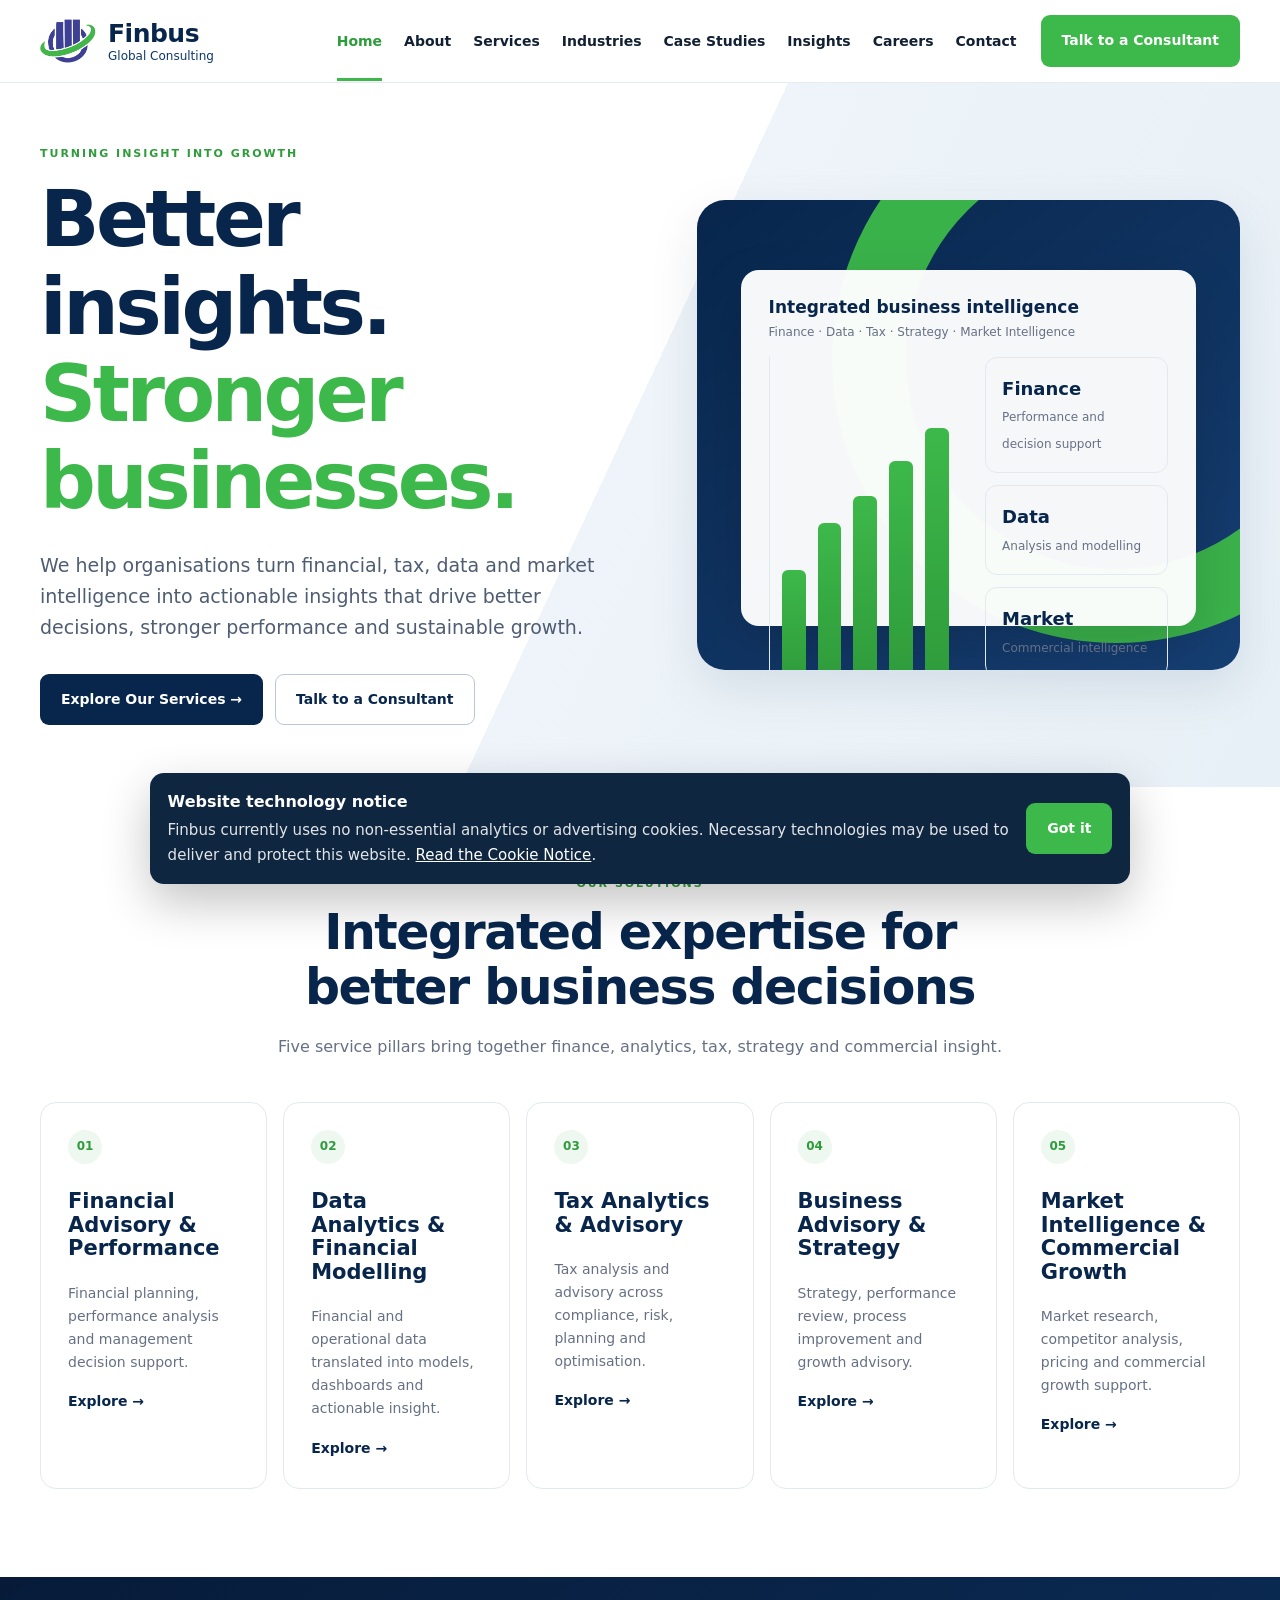
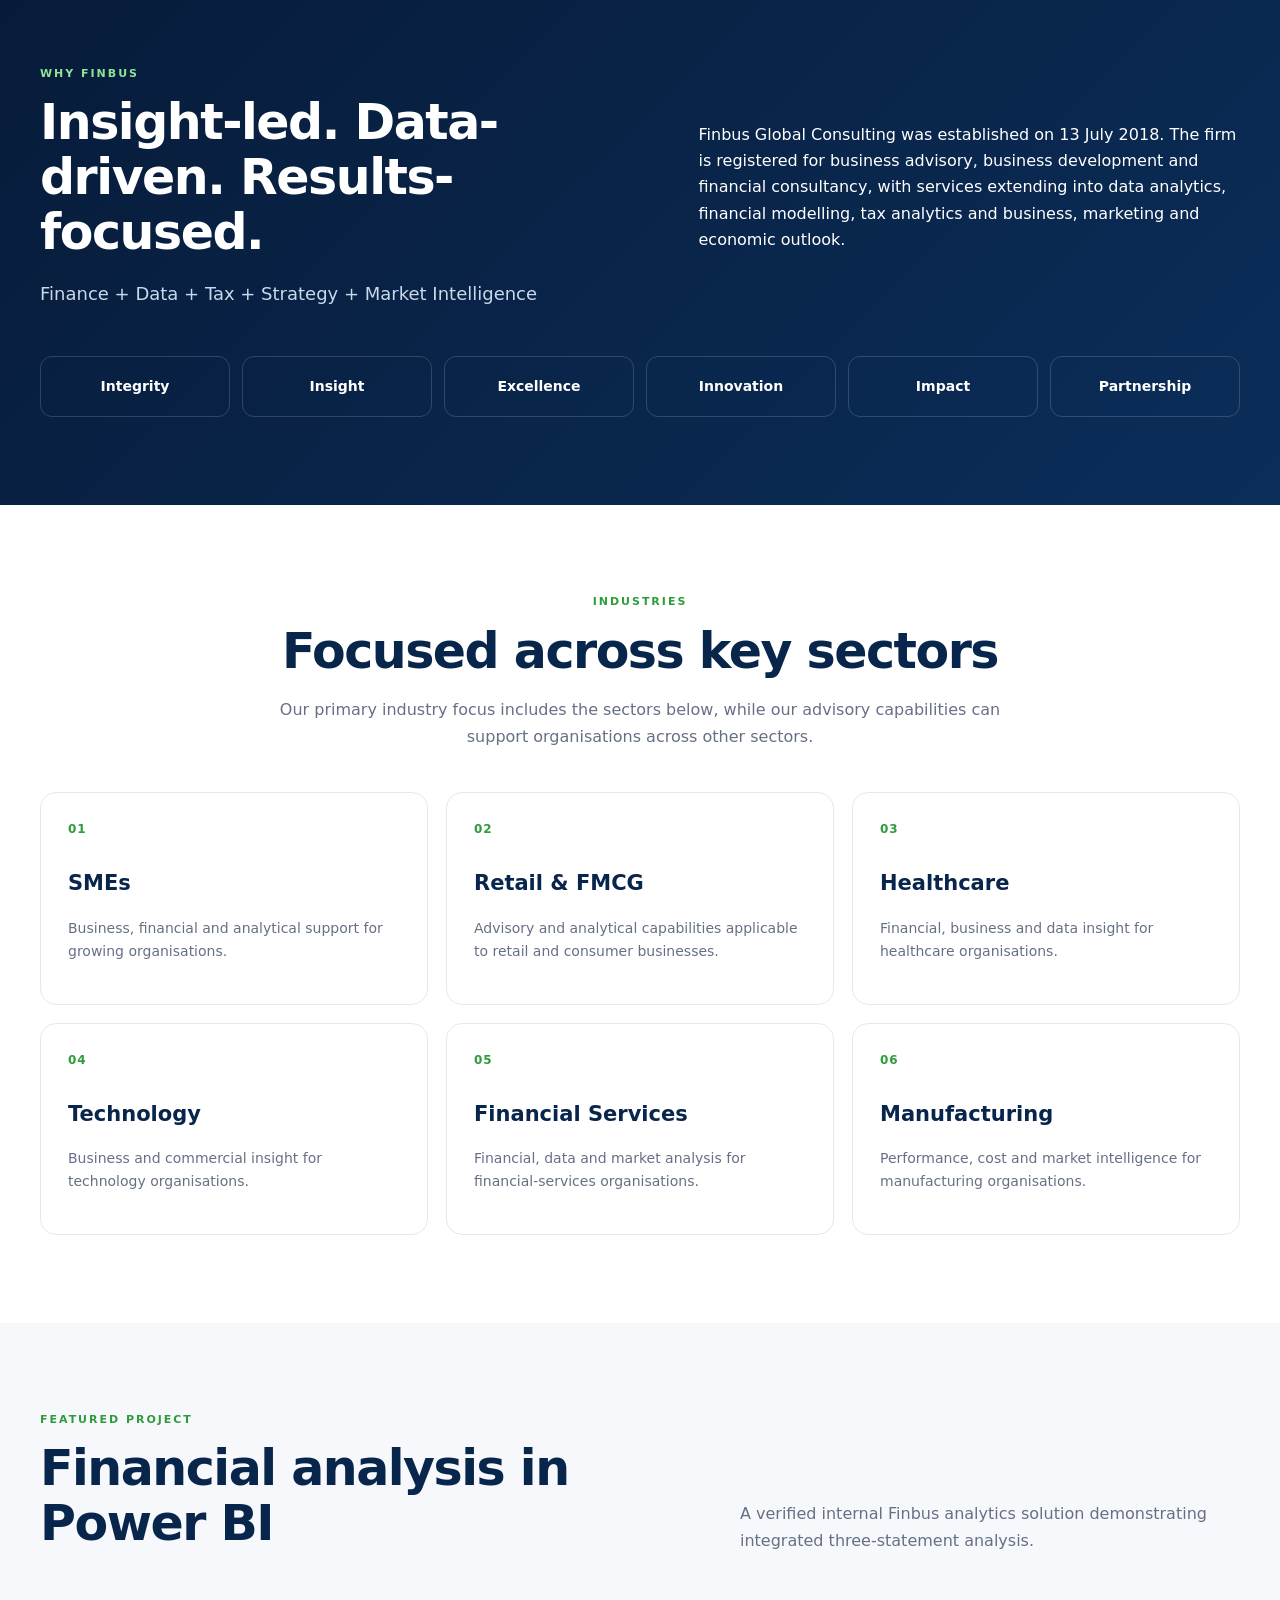
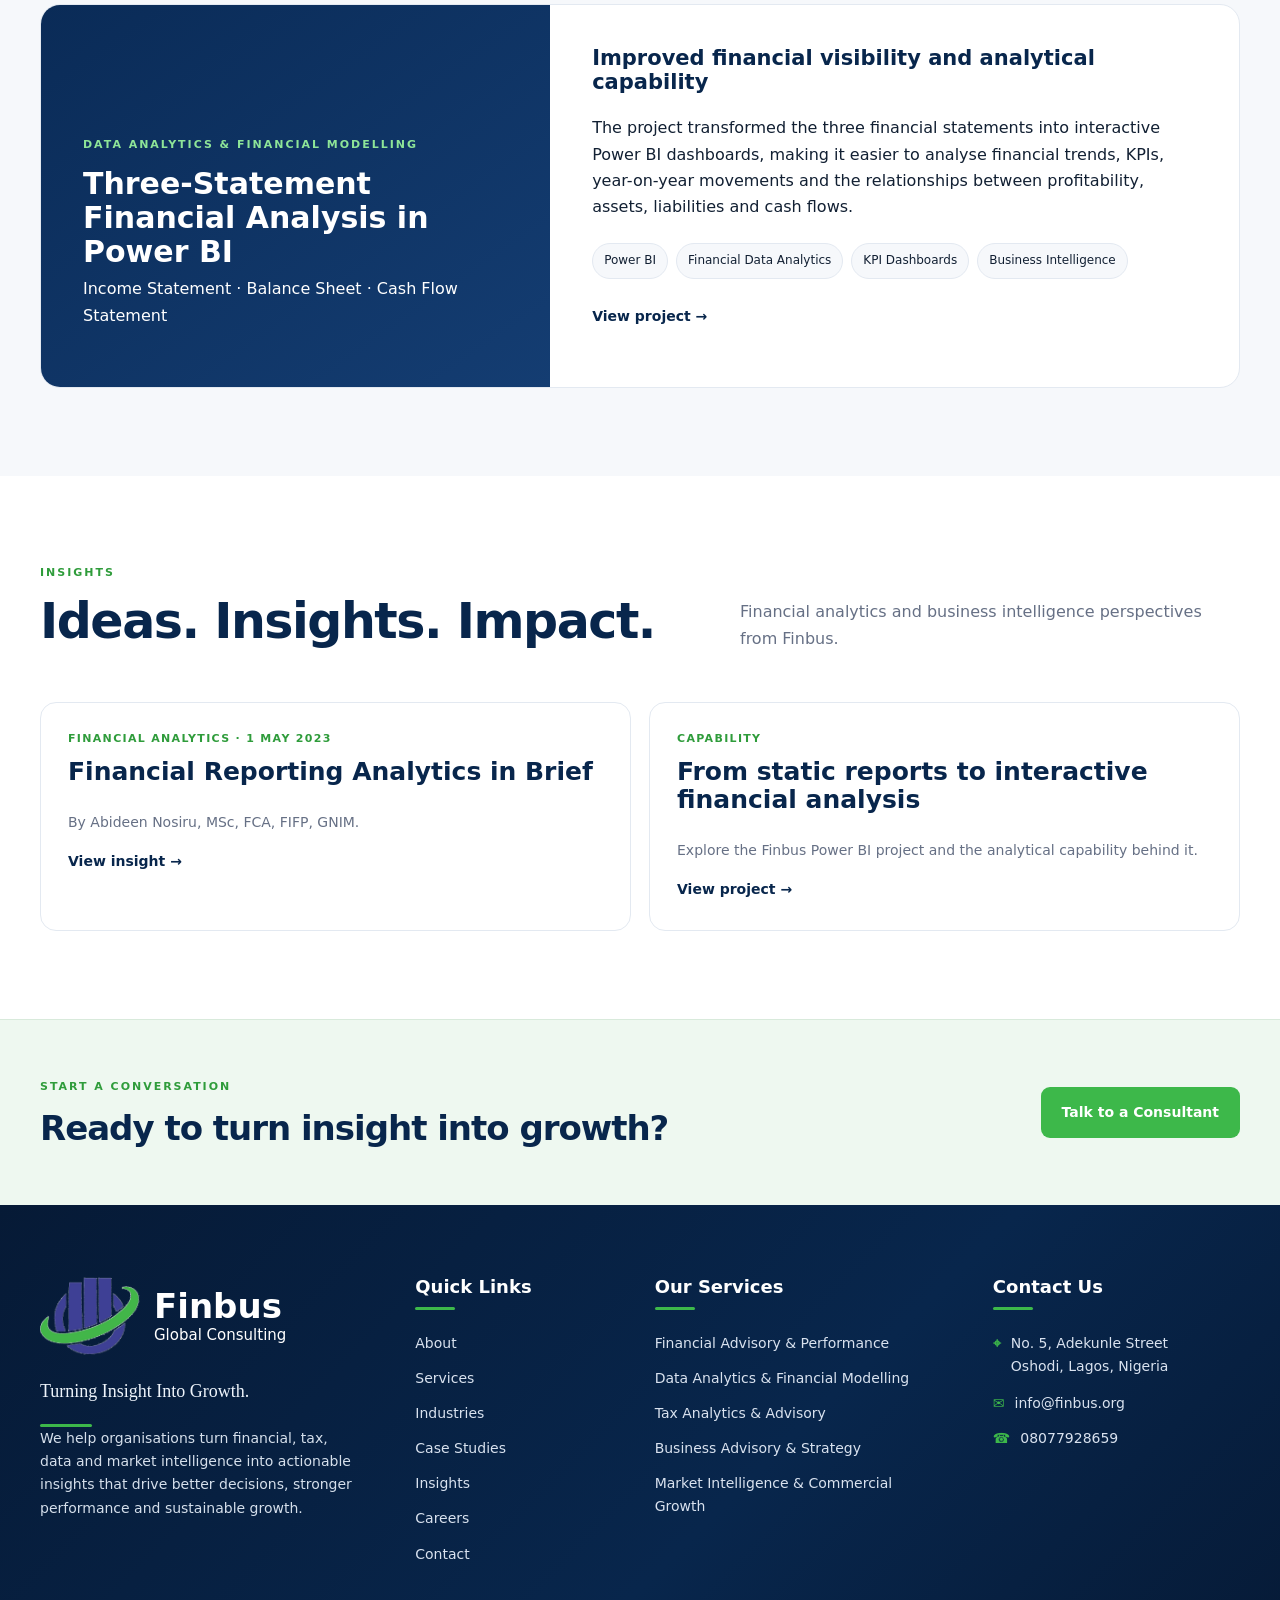
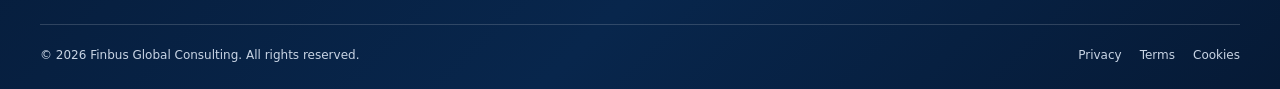
<file: index.html>
<!doctype html><html lang="en"><head><meta charset="utf-8"><meta name="viewport" content="width=device-width,initial-scale=1"><title>Finbus Global Consulting | Turning Insight Into Growth</title><meta name="description" content="Business advisory, financial consultancy, data analytics, tax analytics and market intelligence for better decisions and sustainable growth."><link rel="canonical" href="https://finbus.org/"><meta property="og:type" content="website"><meta property="og:title" content="Finbus Global Consulting | Turning Insight Into Growth"><meta property="og:description" content="Business advisory, financial consultancy, data analytics, tax analytics and market intelligence for better decisions and sustainable growth."><meta property="og:url" content="https://finbus.org/"><meta property="og:site_name" content="Finbus Global Consulting"><meta name="twitter:card" content="summary"><link rel="icon" href="assets/finbus-logo.png"><link rel="stylesheet" href="assets/styles.css"><script type="application/ld+json">{"@context":"https://schema.org","@type":"Organization","name":"Finbus Global Consulting","url":"https://finbus.org","email":"info@finbus.org","telephone":"+2348077928659","address":{"@type":"PostalAddress","streetAddress":"No. 5, Adekunle Street","addressLocality":"Oshodi","addressRegion":"Lagos","addressCountry":"NG"}}</script></head><body><a class="skip-link" href="#main">Skip to content</a><header class="site-header"><div class="container nav-wrap"><a class="brand" href="/" aria-label="Finbus Global Consulting home"><img src="assets/finbus-logo.png" alt="Finbus Global Consulting logo"><span class="brand-lockup"><strong>Finbus</strong><small>Global Consulting</small></span></a><button class="nav-toggle" type="button" aria-expanded="false" aria-label="Toggle navigation">Menu</button><nav class="primary-nav" aria-label="Primary navigation"><a class="active" href="/">Home</a><a class="" href="/about">About</a><a class="" href="/services">Services</a><a class="" href="/industries">Industries</a><a class="" href="/case-studies">Case Studies</a><a class="" href="/insights">Insights</a><a class="" href="/careers">Careers</a><a class="" href="/contact">Contact</a></nav><a class="btn btn-green header-cta" href="/contact">Talk to a Consultant</a></div></header><main id="main"><section class="hero"><div class="container hero-grid"><div class="hero-copy"><p class="eyebrow">Turning Insight Into Growth</p><h1>Better insights.<br><span>Stronger businesses.</span></h1><p class="lead">We help organisations turn financial, tax, data and market intelligence into actionable insights that drive better decisions, stronger performance and sustainable growth.</p><div class="actions"><a class="btn btn-primary" href="/services">Explore Our Services →</a><a class="btn btn-outline" href="/contact">Talk to a Consultant</a></div></div><div class="hero-visual" aria-label="Financial analytics illustration"><div class="chart-card"><h3>Integrated business intelligence</h3><p>Finance · Data · Tax · Strategy · Market Intelligence</p><div class="chart-grid"><div class="bars" aria-hidden="true"><i></i><i></i><i></i><i></i><i></i></div><div class="metric-stack"><div class="metric"><strong>Finance</strong><span>Performance and decision support</span></div><div class="metric"><strong>Data</strong><span>Analysis and modelling</span></div><div class="metric"><strong>Market</strong><span>Commercial intelligence</span></div></div></div></div></div></div></section><section class="section"><div class="container"><div class="section-heading center"><p class="eyebrow">Our Solutions</p><h2>Integrated expertise for better business decisions</h2><p class="muted">Five service pillars bring together finance, analytics, tax, strategy and commercial insight.</p></div><div class="service-grid"><article class="service-card"><span class="num">01</span><h3>Financial Advisory &amp; Performance</h3><p>Financial planning, performance analysis and management decision support.</p><a class="text-link" href="/services#financial-advisory">Explore →</a></article><article class="service-card"><span class="num">02</span><h3>Data Analytics &amp; Financial Modelling</h3><p>Financial and operational data translated into models, dashboards and actionable insight.</p><a class="text-link" href="/services#data-analytics">Explore →</a></article><article class="service-card"><span class="num">03</span><h3>Tax Analytics &amp; Advisory</h3><p>Tax analysis and advisory across compliance, risk, planning and optimisation.</p><a class="text-link" href="/services#tax-analytics">Explore →</a></article><article class="service-card"><span class="num">04</span><h3>Business Advisory &amp; Strategy</h3><p>Strategy, performance review, process improvement and growth advisory.</p><a class="text-link" href="/services#business-advisory">Explore →</a></article><article class="service-card"><span class="num">05</span><h3>Market Intelligence &amp; Commercial Growth</h3><p>Market research, competitor analysis, pricing and commercial growth support.</p><a class="text-link" href="/services#market-intelligence">Explore →</a></article></div></div></section><section class="section band"><div class="container why-grid"><div><p class="eyebrow light">Why Finbus</p><h2>Insight-led. Data-driven. Results-focused.</h2><p class="formula">Finance + Data + Tax + Strategy + Market Intelligence</p></div><div><p>Finbus Global Consulting was established on 13 July 2018. The firm is registered for business advisory, business development and financial consultancy, with services extending into data analytics, financial modelling, tax analytics and business, marketing and economic outlook.</p></div></div><div class="container values-grid"><div class="value">Integrity</div><div class="value">Insight</div><div class="value">Excellence</div><div class="value">Innovation</div><div class="value">Impact</div><div class="value">Partnership</div></div></section><section class="section"><div class="container"><div class="section-heading center"><p class="eyebrow">Industries</p><h2>Focused across key sectors</h2><p class="muted">Our primary industry focus includes the sectors below, while our advisory capabilities can support organisations across other sectors.</p></div><div class="industry-grid"><article class="industry-card"><span class="sector">01</span><h3>SMEs</h3><p>Business, financial and analytical support for growing organisations.</p></article><article class="industry-card"><span class="sector">02</span><h3>Retail &amp; FMCG</h3><p>Advisory and analytical capabilities applicable to retail and consumer businesses.</p></article><article class="industry-card"><span class="sector">03</span><h3>Healthcare</h3><p>Financial, business and data insight for healthcare organisations.</p></article><article class="industry-card"><span class="sector">04</span><h3>Technology</h3><p>Business and commercial insight for technology organisations.</p></article><article class="industry-card"><span class="sector">05</span><h3>Financial Services</h3><p>Financial, data and market analysis for financial-services organisations.</p></article><article class="industry-card"><span class="sector">06</span><h3>Manufacturing</h3><p>Performance, cost and market intelligence for manufacturing organisations.</p></article></div></div></section><section class="section section-soft"><div class="container split-heading"><div><p class="eyebrow">Featured Project</p><h2>Financial analysis in Power BI</h2></div><p class="muted">A verified internal Finbus analytics solution demonstrating integrated three-statement analysis.</p></div><div class="container project-card"><div class="project-visual"><p class="eyebrow light">Data Analytics &amp; Financial Modelling</p><h3>Three-Statement Financial Analysis in Power BI</h3><p>Income Statement · Balance Sheet · Cash Flow Statement</p></div><div class="project-body"><h3>Improved financial visibility and analytical capability</h3><p>The project transformed the three financial statements into interactive Power BI dashboards, making it easier to analyse financial trends, KPIs, year-on-year movements and the relationships between profitability, assets, liabilities and cash flows.</p><div class="tag-list"><span class="tag">Power BI</span><span class="tag">Financial Data Analytics</span><span class="tag">KPI Dashboards</span><span class="tag">Business Intelligence</span></div><p style="margin-top:24px"><a class="text-link" href="/case-studies">View project →</a></p></div></div></section><section class="section"><div class="container split-heading"><div><p class="eyebrow">Insights</p><h2>Ideas. Insights. Impact.</h2></div><p class="muted">Financial analytics and business intelligence perspectives from Finbus.</p></div><div class="container article-grid"><article class="article-card"><div class="meta">Financial Analytics · 1 May 2023</div><h3>Financial Reporting Analytics in Brief</h3><p>By Abideen Nosiru, MSc, FCA, FIFP, GNIM.</p><a class="text-link" href="/insights">View insight →</a></article><article class="article-card"><div class="meta">Capability</div><h3>From static reports to interactive financial analysis</h3><p>Explore the Finbus Power BI project and the analytical capability behind it.</p><a class="text-link" href="/case-studies">View project →</a></article></div></section><section class="final-cta"><div class="container cta-wrap"><div><p class="eyebrow">Start a conversation</p><h2>Ready to turn insight into growth?</h2></div><a class="btn btn-green" href="/contact">Talk to a Consultant</a></div></section></main><footer class="site-footer"><div class="container footer-grid"><div class="footer-brand-block"><a class="footer-brand" href="/"><img class="footer-logo" src="assets/finbus-logo.png" alt="Finbus Global Consulting logo"><span class="footer-brand-name"><strong>Finbus</strong><small>Global Consulting</small></span></a><p class="footer-motto">Turning Insight Into Growth.</p><span class="footer-accent" aria-hidden="true"></span><p class="footer-summary">We help organisations turn financial, tax, data and market intelligence into actionable insights that drive better decisions, stronger performance and sustainable growth.</p></div><div class="footer-column"><h4>Quick Links</h4><span class="footer-heading-line"></span><a href="/about">About</a><a href="/services">Services</a><a href="/industries">Industries</a><a href="/case-studies">Case Studies</a><a href="/insights">Insights</a><a href="/careers">Careers</a><a href="/contact">Contact</a></div><div class="footer-column"><h4>Our Services</h4><span class="footer-heading-line"></span><a href="/services#financial-advisory">Financial Advisory &amp; Performance</a><a href="/services#data-analytics">Data Analytics &amp; Financial Modelling</a><a href="/services#tax-analytics">Tax Analytics &amp; Advisory</a><a href="/services#business-advisory">Business Advisory &amp; Strategy</a><a href="/services#market-intelligence">Market Intelligence &amp; Commercial Growth</a></div><div class="footer-column footer-contact"><h4>Contact Us</h4><span class="footer-heading-line"></span><p><span class="footer-contact-icon">⌖</span><span>No. 5, Adekunle Street<br>Oshodi, Lagos, Nigeria</span></p><a href="mailto:info@finbus.org"><span class="footer-contact-icon">✉</span><span>info@finbus.org</span></a><a href="tel:+2348077928659"><span class="footer-contact-icon">☎</span><span>08077928659</span></a></div></div><div class="container footer-bottom"><span>© <span data-year></span> Finbus Global Consulting. All rights reserved.</span><span class="footer-legal"><a href="/privacy">Privacy</a><a href="/terms">Terms</a><a href="/cookies">Cookies</a></span></div></footer><script src="assets/main.js"></script></body></html>
</file>
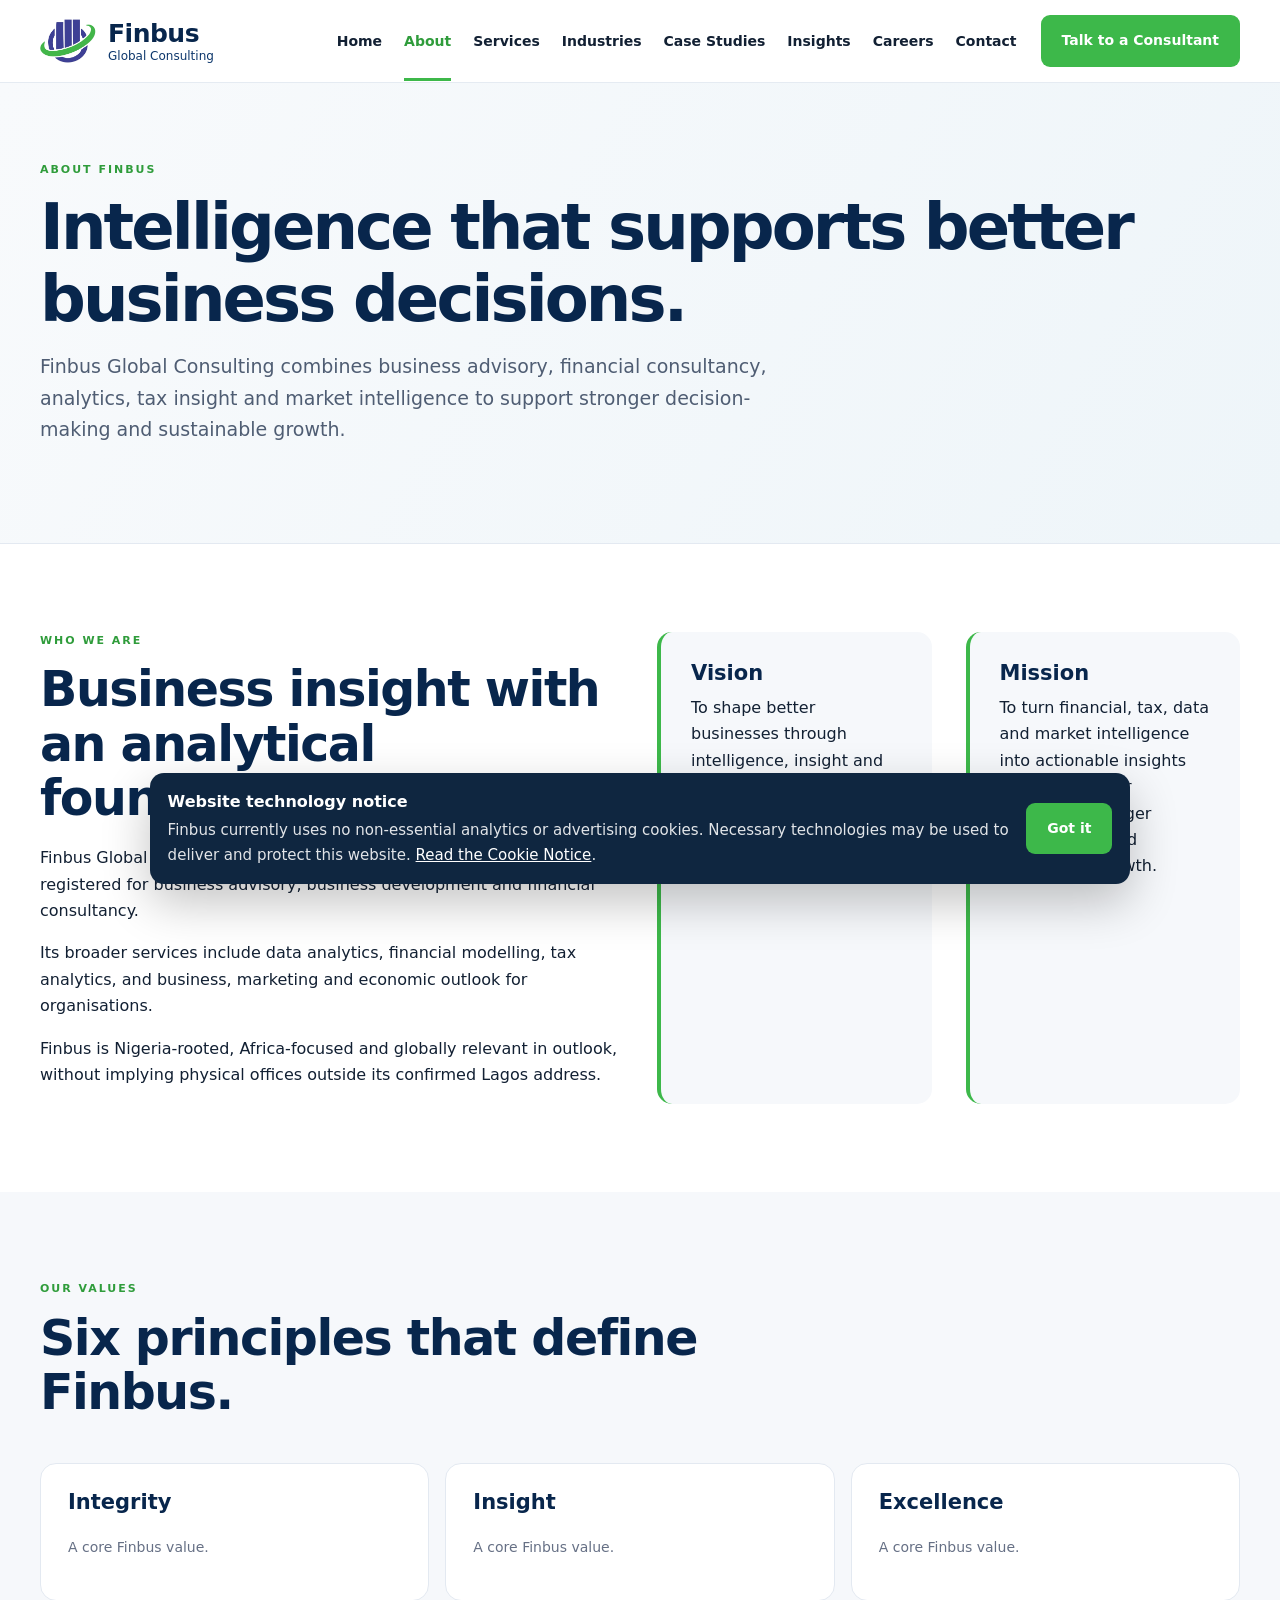
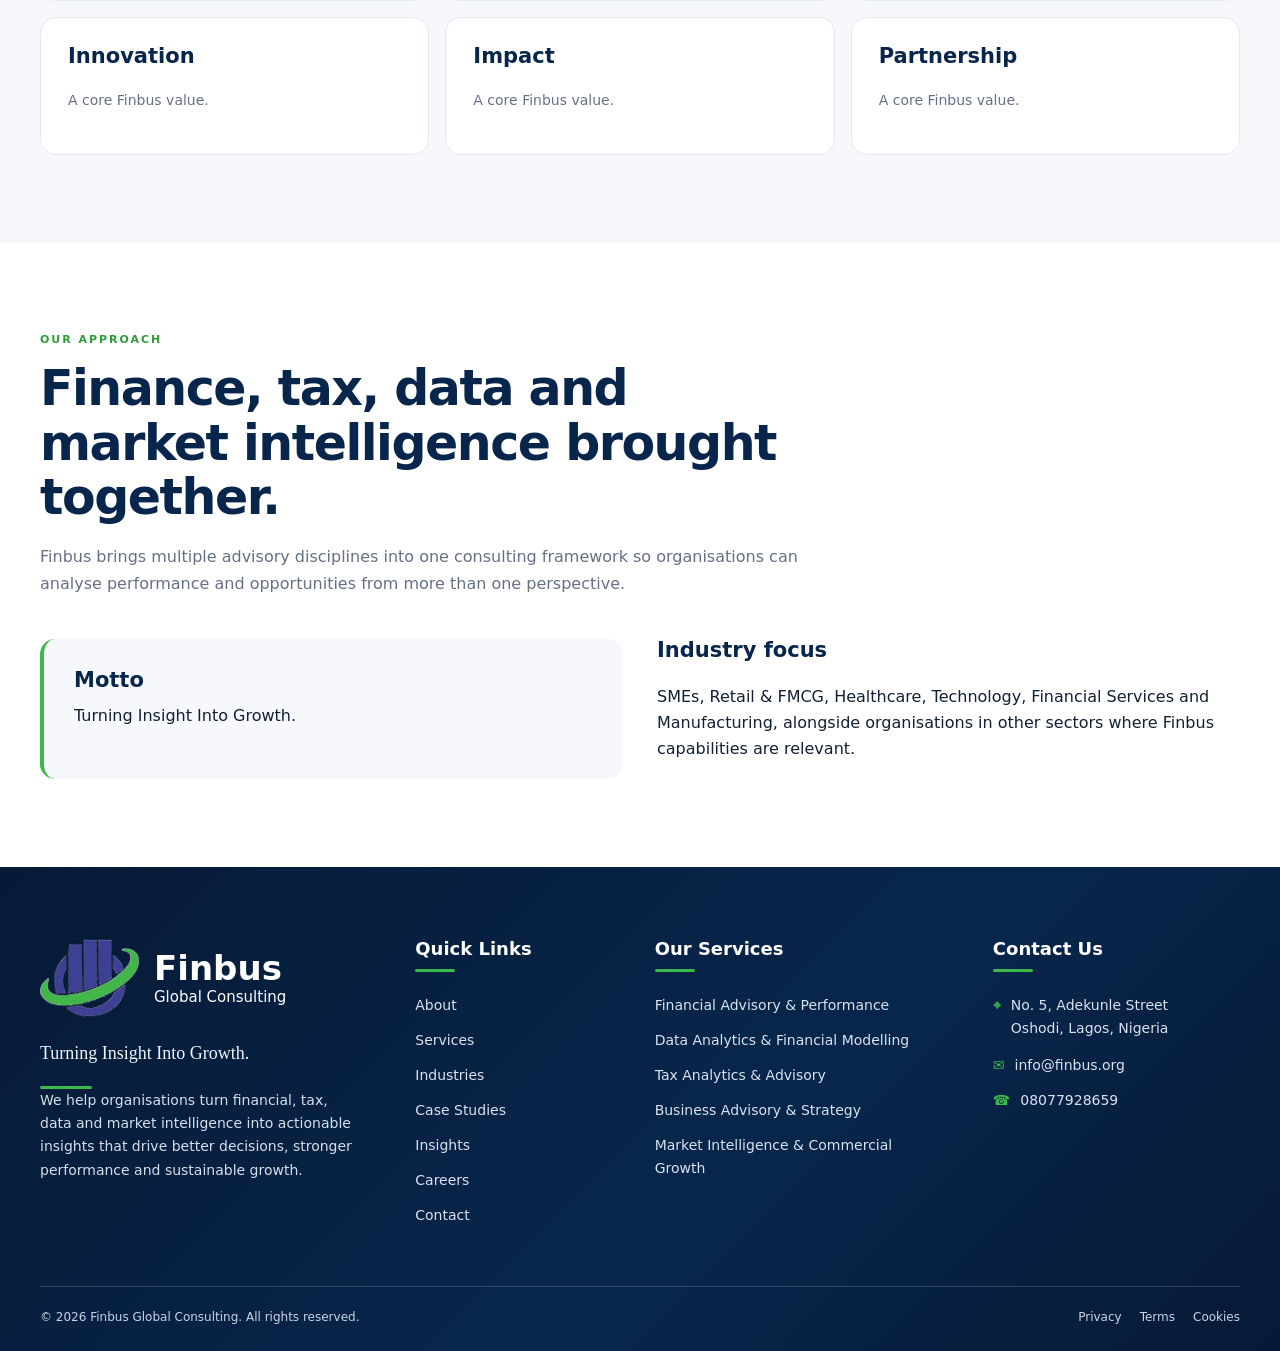
<file: about.html>
<!doctype html><html lang="en"><head><meta charset="utf-8"><meta name="viewport" content="width=device-width,initial-scale=1"><title>About Finbus Global Consulting</title><meta name="description" content="Learn about Finbus Global Consulting, our mission, vision, values and advisory focus."><link rel="canonical" href="https://finbus.org/about"><meta property="og:type" content="website"><meta property="og:title" content="About Finbus Global Consulting"><meta property="og:description" content="Learn about Finbus Global Consulting, our mission, vision, values and advisory focus."><meta property="og:url" content="https://finbus.org/about"><meta property="og:site_name" content="Finbus Global Consulting"><meta name="twitter:card" content="summary"><link rel="icon" href="assets/finbus-logo.png"><link rel="stylesheet" href="assets/styles.css"><script type="application/ld+json">{"@context":"https://schema.org","@type":"Organization","name":"Finbus Global Consulting","url":"https://finbus.org","email":"info@finbus.org","telephone":"+2348077928659","address":{"@type":"PostalAddress","streetAddress":"No. 5, Adekunle Street","addressLocality":"Oshodi","addressRegion":"Lagos","addressCountry":"NG"}}</script></head><body><a class="skip-link" href="#main">Skip to content</a><header class="site-header"><div class="container nav-wrap"><a class="brand" href="/" aria-label="Finbus Global Consulting home"><img src="assets/finbus-logo.png" alt="Finbus Global Consulting logo"><span class="brand-lockup"><strong>Finbus</strong><small>Global Consulting</small></span></a><button class="nav-toggle" type="button" aria-expanded="false" aria-label="Toggle navigation">Menu</button><nav class="primary-nav" aria-label="Primary navigation"><a class="" href="/">Home</a><a class="active" href="/about">About</a><a class="" href="/services">Services</a><a class="" href="/industries">Industries</a><a class="" href="/case-studies">Case Studies</a><a class="" href="/insights">Insights</a><a class="" href="/careers">Careers</a><a class="" href="/contact">Contact</a></nav><a class="btn btn-green header-cta" href="/contact">Talk to a Consultant</a></div></header><main id="main"><section class="page-hero"><div class="container"><p class="eyebrow">About Finbus</p><h1>Intelligence that supports better business decisions.</h1><p class="lead">Finbus Global Consulting combines business advisory, financial consultancy, analytics, tax insight and market intelligence to support stronger decision-making and sustainable growth.</p></div></section><section class="section"><div class="container content-grid"><div><p class="eyebrow">Who We Are</p><h2>Business insight with an analytical foundation.</h2><p>Finbus Global Consulting was established on 13 July 2018 and is registered for business advisory, business development and financial consultancy.</p><p>Its broader services include data analytics, financial modelling, tax analytics, and business, marketing and economic outlook for organisations.</p><p>Finbus is Nigeria-rooted, Africa-focused and globally relevant in outlook, without implying physical offices outside its confirmed Lagos address.</p></div><div class="content-grid"><div class="statement"><h3>Vision</h3><p>To shape better businesses through intelligence, insight and innovation.</p></div><div class="statement"><h3>Mission</h3><p>To turn financial, tax, data and market intelligence into actionable insights that drive better decisions, stronger performance and sustainable growth.</p></div></div></div></section><section class="section section-soft"><div class="container"><div class="section-heading"><p class="eyebrow">Our Values</p><h2>Six principles that define Finbus.</h2></div><div class="values-cards"><div class="info-card"><h3>Integrity</h3><p>A core Finbus value.</p></div><div class="info-card"><h3>Insight</h3><p>A core Finbus value.</p></div><div class="info-card"><h3>Excellence</h3><p>A core Finbus value.</p></div><div class="info-card"><h3>Innovation</h3><p>A core Finbus value.</p></div><div class="info-card"><h3>Impact</h3><p>A core Finbus value.</p></div><div class="info-card"><h3>Partnership</h3><p>A core Finbus value.</p></div></div></div></section><section class="section"><div class="container"><div class="section-heading"><p class="eyebrow">Our Approach</p><h2>Finance, tax, data and market intelligence brought together.</h2><p class="muted">Finbus brings multiple advisory disciplines into one consulting framework so organisations can analyse performance and opportunities from more than one perspective.</p></div><div class="content-grid"><div class="statement"><h3>Motto</h3><p>Turning Insight Into Growth.</p></div><div><h3>Industry focus</h3><p>SMEs, Retail &amp; FMCG, Healthcare, Technology, Financial Services and Manufacturing, alongside organisations in other sectors where Finbus capabilities are relevant.</p></div></div></div></section></main><footer class="site-footer"><div class="container footer-grid"><div class="footer-brand-block"><a class="footer-brand" href="/"><img class="footer-logo" src="assets/finbus-logo.png" alt="Finbus Global Consulting logo"><span class="footer-brand-name"><strong>Finbus</strong><small>Global Consulting</small></span></a><p class="footer-motto">Turning Insight Into Growth.</p><span class="footer-accent" aria-hidden="true"></span><p class="footer-summary">We help organisations turn financial, tax, data and market intelligence into actionable insights that drive better decisions, stronger performance and sustainable growth.</p></div><div class="footer-column"><h4>Quick Links</h4><span class="footer-heading-line"></span><a href="/about">About</a><a href="/services">Services</a><a href="/industries">Industries</a><a href="/case-studies">Case Studies</a><a href="/insights">Insights</a><a href="/careers">Careers</a><a href="/contact">Contact</a></div><div class="footer-column"><h4>Our Services</h4><span class="footer-heading-line"></span><a href="/services#financial-advisory">Financial Advisory &amp; Performance</a><a href="/services#data-analytics">Data Analytics &amp; Financial Modelling</a><a href="/services#tax-analytics">Tax Analytics &amp; Advisory</a><a href="/services#business-advisory">Business Advisory &amp; Strategy</a><a href="/services#market-intelligence">Market Intelligence &amp; Commercial Growth</a></div><div class="footer-column footer-contact"><h4>Contact Us</h4><span class="footer-heading-line"></span><p><span class="footer-contact-icon">⌖</span><span>No. 5, Adekunle Street<br>Oshodi, Lagos, Nigeria</span></p><a href="mailto:info@finbus.org"><span class="footer-contact-icon">✉</span><span>info@finbus.org</span></a><a href="tel:+2348077928659"><span class="footer-contact-icon">☎</span><span>08077928659</span></a></div></div><div class="container footer-bottom"><span>© <span data-year></span> Finbus Global Consulting. All rights reserved.</span><span class="footer-legal"><a href="/privacy">Privacy</a><a href="/terms">Terms</a><a href="/cookies">Cookies</a></span></div></footer><script src="assets/main.js"></script></body></html>
</file>
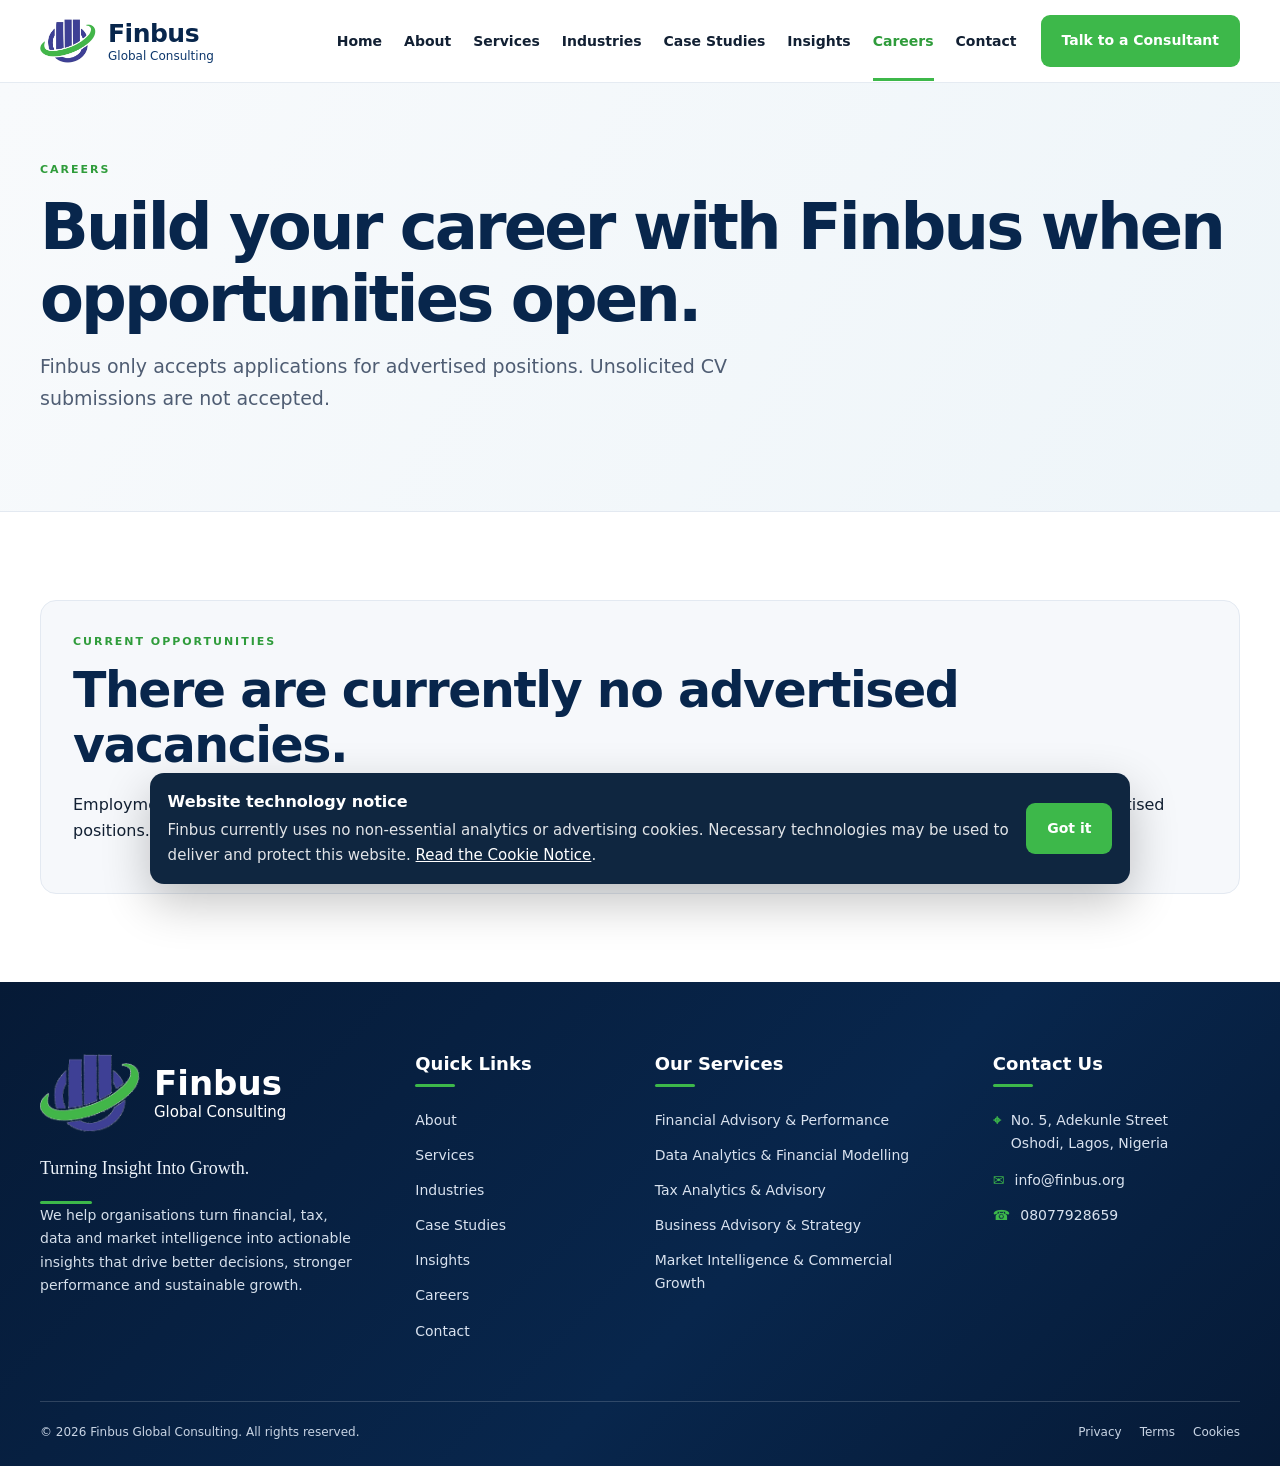
<file: careers.html>
<!doctype html><html lang="en"><head><meta charset="utf-8"><meta name="viewport" content="width=device-width,initial-scale=1"><title>Careers | Finbus Global Consulting</title><meta name="description" content="Career opportunities at Finbus Global Consulting are published only when positions are available."><link rel="canonical" href="https://finbus.org/careers"><meta property="og:type" content="website"><meta property="og:title" content="Careers | Finbus Global Consulting"><meta property="og:description" content="Career opportunities at Finbus Global Consulting are published only when positions are available."><meta property="og:url" content="https://finbus.org/careers"><meta property="og:site_name" content="Finbus Global Consulting"><meta name="twitter:card" content="summary"><link rel="icon" href="assets/finbus-logo.png"><link rel="stylesheet" href="assets/styles.css"><script type="application/ld+json">{"@context":"https://schema.org","@type":"Organization","name":"Finbus Global Consulting","url":"https://finbus.org","email":"info@finbus.org","telephone":"+2348077928659","address":{"@type":"PostalAddress","streetAddress":"No. 5, Adekunle Street","addressLocality":"Oshodi","addressRegion":"Lagos","addressCountry":"NG"}}</script></head><body><a class="skip-link" href="#main">Skip to content</a><header class="site-header"><div class="container nav-wrap"><a class="brand" href="/" aria-label="Finbus Global Consulting home"><img src="assets/finbus-logo.png" alt="Finbus Global Consulting logo"><span class="brand-lockup"><strong>Finbus</strong><small>Global Consulting</small></span></a><button class="nav-toggle" type="button" aria-expanded="false" aria-label="Toggle navigation">Menu</button><nav class="primary-nav" aria-label="Primary navigation"><a class="" href="/">Home</a><a class="" href="/about">About</a><a class="" href="/services">Services</a><a class="" href="/industries">Industries</a><a class="" href="/case-studies">Case Studies</a><a class="" href="/insights">Insights</a><a class="active" href="/careers">Careers</a><a class="" href="/contact">Contact</a></nav><a class="btn btn-green header-cta" href="/contact">Talk to a Consultant</a></div></header><main id="main"><section class="page-hero"><div class="container"><p class="eyebrow">Careers</p><h1>Build your career with Finbus when opportunities open.</h1><p class="lead">Finbus only accepts applications for advertised positions. Unsolicited CV submissions are not accepted.</p></div></section><section class="section"><div class="container"><div class="career-note"><p class="eyebrow">Current Opportunities</p><h2>There are currently no advertised vacancies.</h2><p>Employment opportunities will be published on this page when they become available. Applications will only be accepted for advertised positions.</p></div></div></section></main><footer class="site-footer"><div class="container footer-grid"><div class="footer-brand-block"><a class="footer-brand" href="/"><img class="footer-logo" src="assets/finbus-logo.png" alt="Finbus Global Consulting logo"><span class="footer-brand-name"><strong>Finbus</strong><small>Global Consulting</small></span></a><p class="footer-motto">Turning Insight Into Growth.</p><span class="footer-accent" aria-hidden="true"></span><p class="footer-summary">We help organisations turn financial, tax, data and market intelligence into actionable insights that drive better decisions, stronger performance and sustainable growth.</p></div><div class="footer-column"><h4>Quick Links</h4><span class="footer-heading-line"></span><a href="/about">About</a><a href="/services">Services</a><a href="/industries">Industries</a><a href="/case-studies">Case Studies</a><a href="/insights">Insights</a><a href="/careers">Careers</a><a href="/contact">Contact</a></div><div class="footer-column"><h4>Our Services</h4><span class="footer-heading-line"></span><a href="/services#financial-advisory">Financial Advisory &amp; Performance</a><a href="/services#data-analytics">Data Analytics &amp; Financial Modelling</a><a href="/services#tax-analytics">Tax Analytics &amp; Advisory</a><a href="/services#business-advisory">Business Advisory &amp; Strategy</a><a href="/services#market-intelligence">Market Intelligence &amp; Commercial Growth</a></div><div class="footer-column footer-contact"><h4>Contact Us</h4><span class="footer-heading-line"></span><p><span class="footer-contact-icon">⌖</span><span>No. 5, Adekunle Street<br>Oshodi, Lagos, Nigeria</span></p><a href="mailto:info@finbus.org"><span class="footer-contact-icon">✉</span><span>info@finbus.org</span></a><a href="tel:+2348077928659"><span class="footer-contact-icon">☎</span><span>08077928659</span></a></div></div><div class="container footer-bottom"><span>© <span data-year></span> Finbus Global Consulting. All rights reserved.</span><span class="footer-legal"><a href="/privacy">Privacy</a><a href="/terms">Terms</a><a href="/cookies">Cookies</a></span></div></footer><script src="assets/main.js"></script></body></html>
</file>
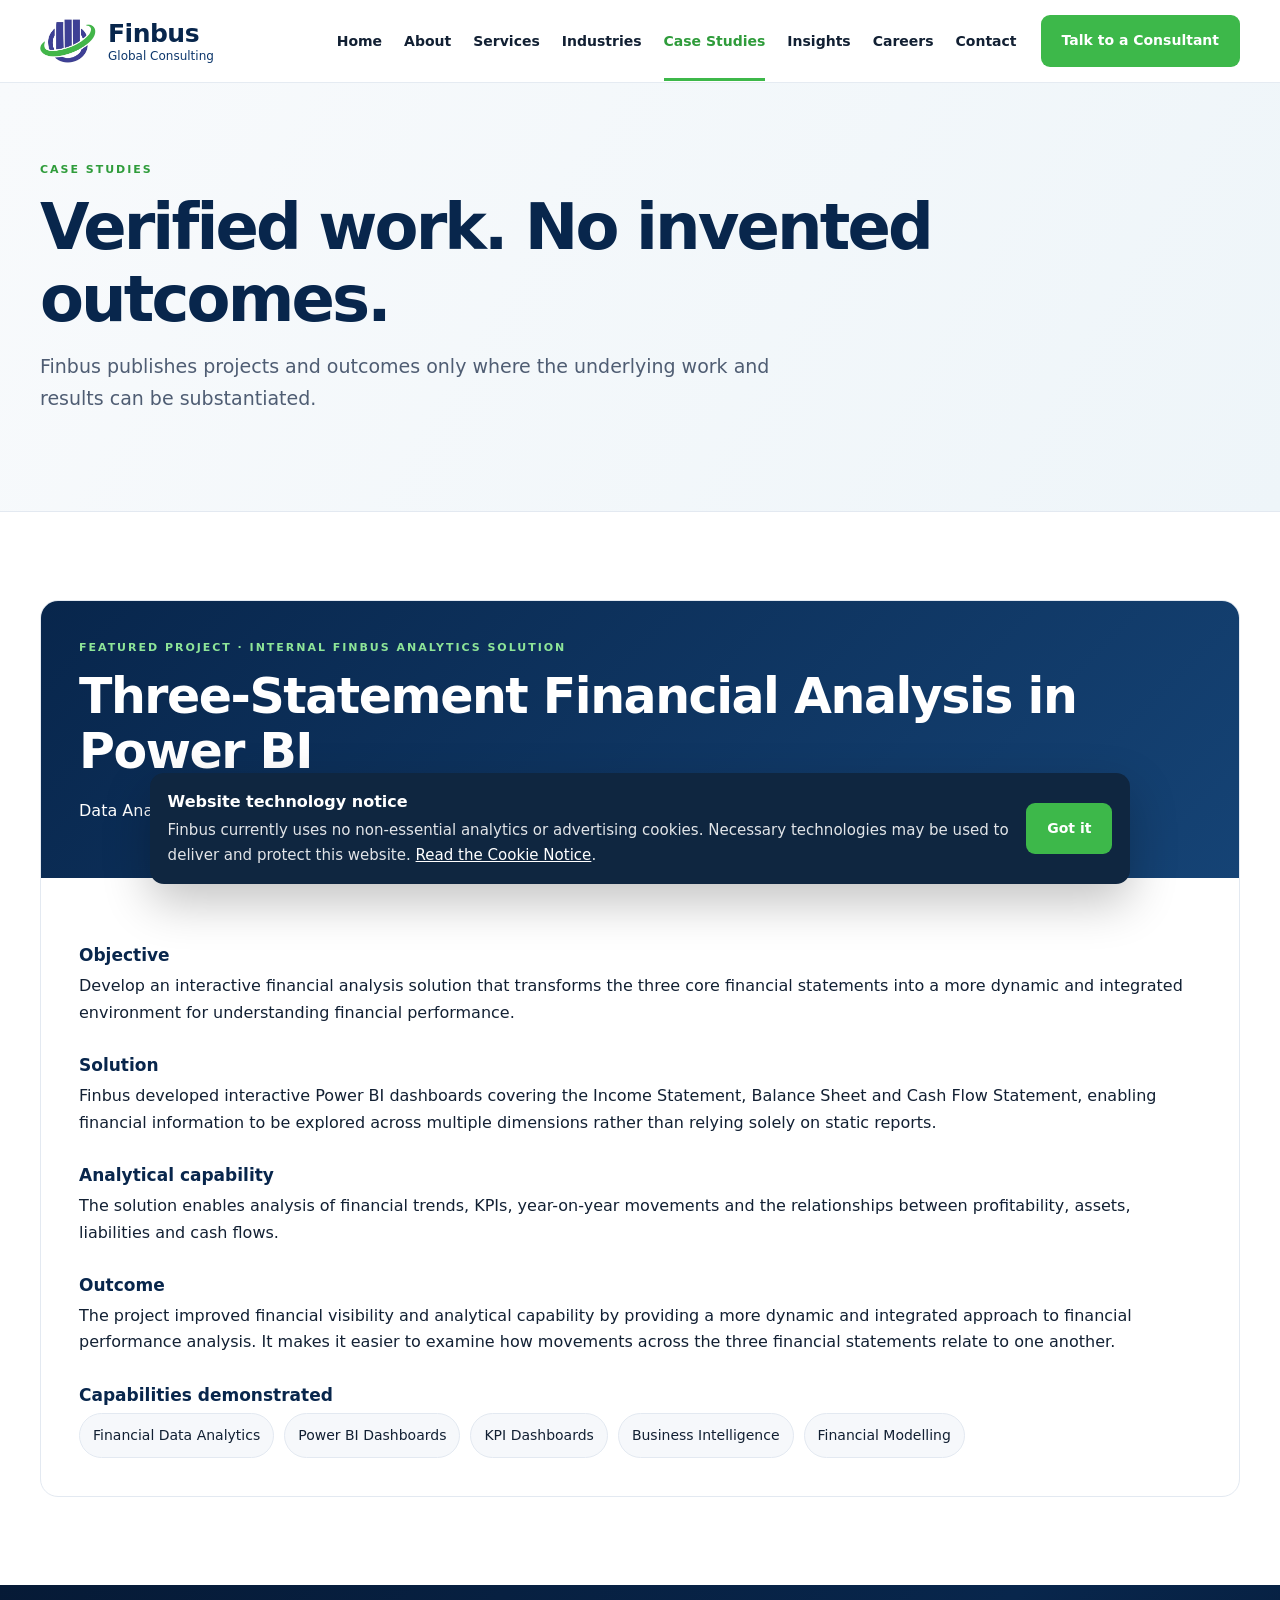
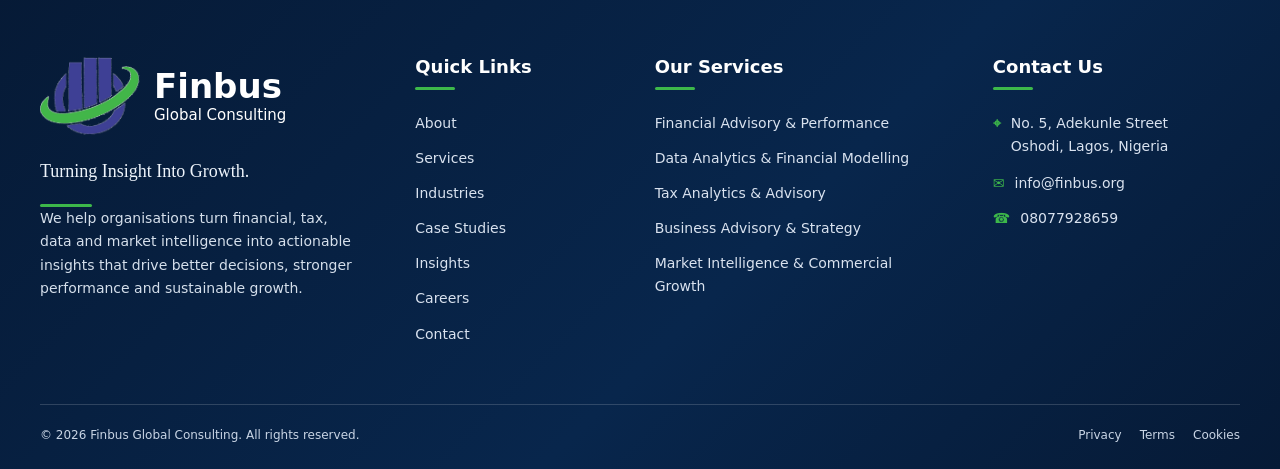
<file: case-studies.html>
<!doctype html><html lang="en"><head><meta charset="utf-8"><meta name="viewport" content="width=device-width,initial-scale=1"><title>Case Studies | Finbus Global Consulting</title><meta name="description" content="Explore verified Finbus Global Consulting projects, beginning with three-statement financial analysis in Power BI."><link rel="canonical" href="https://finbus.org/case-studies"><meta property="og:type" content="website"><meta property="og:title" content="Case Studies | Finbus Global Consulting"><meta property="og:description" content="Explore verified Finbus Global Consulting projects, beginning with three-statement financial analysis in Power BI."><meta property="og:url" content="https://finbus.org/case-studies"><meta property="og:site_name" content="Finbus Global Consulting"><meta name="twitter:card" content="summary"><link rel="icon" href="assets/finbus-logo.png"><link rel="stylesheet" href="assets/styles.css"><script type="application/ld+json">{"@context":"https://schema.org","@type":"Organization","name":"Finbus Global Consulting","url":"https://finbus.org","email":"info@finbus.org","telephone":"+2348077928659","address":{"@type":"PostalAddress","streetAddress":"No. 5, Adekunle Street","addressLocality":"Oshodi","addressRegion":"Lagos","addressCountry":"NG"}}</script></head><body><a class="skip-link" href="#main">Skip to content</a><header class="site-header"><div class="container nav-wrap"><a class="brand" href="/" aria-label="Finbus Global Consulting home"><img src="assets/finbus-logo.png" alt="Finbus Global Consulting logo"><span class="brand-lockup"><strong>Finbus</strong><small>Global Consulting</small></span></a><button class="nav-toggle" type="button" aria-expanded="false" aria-label="Toggle navigation">Menu</button><nav class="primary-nav" aria-label="Primary navigation"><a class="" href="/">Home</a><a class="" href="/about">About</a><a class="" href="/services">Services</a><a class="" href="/industries">Industries</a><a class="active" href="/case-studies">Case Studies</a><a class="" href="/insights">Insights</a><a class="" href="/careers">Careers</a><a class="" href="/contact">Contact</a></nav><a class="btn btn-green header-cta" href="/contact">Talk to a Consultant</a></div></header><main id="main"><section class="page-hero"><div class="container"><p class="eyebrow">Case Studies</p><h1>Verified work. No invented outcomes.</h1><p class="lead">Finbus publishes projects and outcomes only where the underlying work and results can be substantiated.</p></div></section><section class="section"><div class="container case-box"><div class="case-head"><p class="eyebrow light">Featured Project · Internal Finbus Analytics Solution</p><h2>Three-Statement Financial Analysis in Power BI</h2><p>Data Analytics &amp; Financial Modelling</p></div><div class="case-body"><h3>Objective</h3><p>Develop an interactive financial analysis solution that transforms the three core financial statements into a more dynamic and integrated environment for understanding financial performance.</p><h3>Solution</h3><p>Finbus developed interactive Power BI dashboards covering the Income Statement, Balance Sheet and Cash Flow Statement, enabling financial information to be explored across multiple dimensions rather than relying solely on static reports.</p><h3>Analytical capability</h3><p>The solution enables analysis of financial trends, KPIs, year-on-year movements and the relationships between profitability, assets, liabilities and cash flows.</p><h3>Outcome</h3><p>The project improved financial visibility and analytical capability by providing a more dynamic and integrated approach to financial performance analysis. It makes it easier to examine how movements across the three financial statements relate to one another.</p><h3>Capabilities demonstrated</h3><div class="service-lines"><span class="pill">Financial Data Analytics</span><span class="pill">Power BI Dashboards</span><span class="pill">KPI Dashboards</span><span class="pill">Business Intelligence</span><span class="pill">Financial Modelling</span></div></div></div></section></main><footer class="site-footer"><div class="container footer-grid"><div class="footer-brand-block"><a class="footer-brand" href="/"><img class="footer-logo" src="assets/finbus-logo.png" alt="Finbus Global Consulting logo"><span class="footer-brand-name"><strong>Finbus</strong><small>Global Consulting</small></span></a><p class="footer-motto">Turning Insight Into Growth.</p><span class="footer-accent" aria-hidden="true"></span><p class="footer-summary">We help organisations turn financial, tax, data and market intelligence into actionable insights that drive better decisions, stronger performance and sustainable growth.</p></div><div class="footer-column"><h4>Quick Links</h4><span class="footer-heading-line"></span><a href="/about">About</a><a href="/services">Services</a><a href="/industries">Industries</a><a href="/case-studies">Case Studies</a><a href="/insights">Insights</a><a href="/careers">Careers</a><a href="/contact">Contact</a></div><div class="footer-column"><h4>Our Services</h4><span class="footer-heading-line"></span><a href="/services#financial-advisory">Financial Advisory &amp; Performance</a><a href="/services#data-analytics">Data Analytics &amp; Financial Modelling</a><a href="/services#tax-analytics">Tax Analytics &amp; Advisory</a><a href="/services#business-advisory">Business Advisory &amp; Strategy</a><a href="/services#market-intelligence">Market Intelligence &amp; Commercial Growth</a></div><div class="footer-column footer-contact"><h4>Contact Us</h4><span class="footer-heading-line"></span><p><span class="footer-contact-icon">⌖</span><span>No. 5, Adekunle Street<br>Oshodi, Lagos, Nigeria</span></p><a href="mailto:info@finbus.org"><span class="footer-contact-icon">✉</span><span>info@finbus.org</span></a><a href="tel:+2348077928659"><span class="footer-contact-icon">☎</span><span>08077928659</span></a></div></div><div class="container footer-bottom"><span>© <span data-year></span> Finbus Global Consulting. All rights reserved.</span><span class="footer-legal"><a href="/privacy">Privacy</a><a href="/terms">Terms</a><a href="/cookies">Cookies</a></span></div></footer><script src="assets/main.js"></script></body></html>
</file>
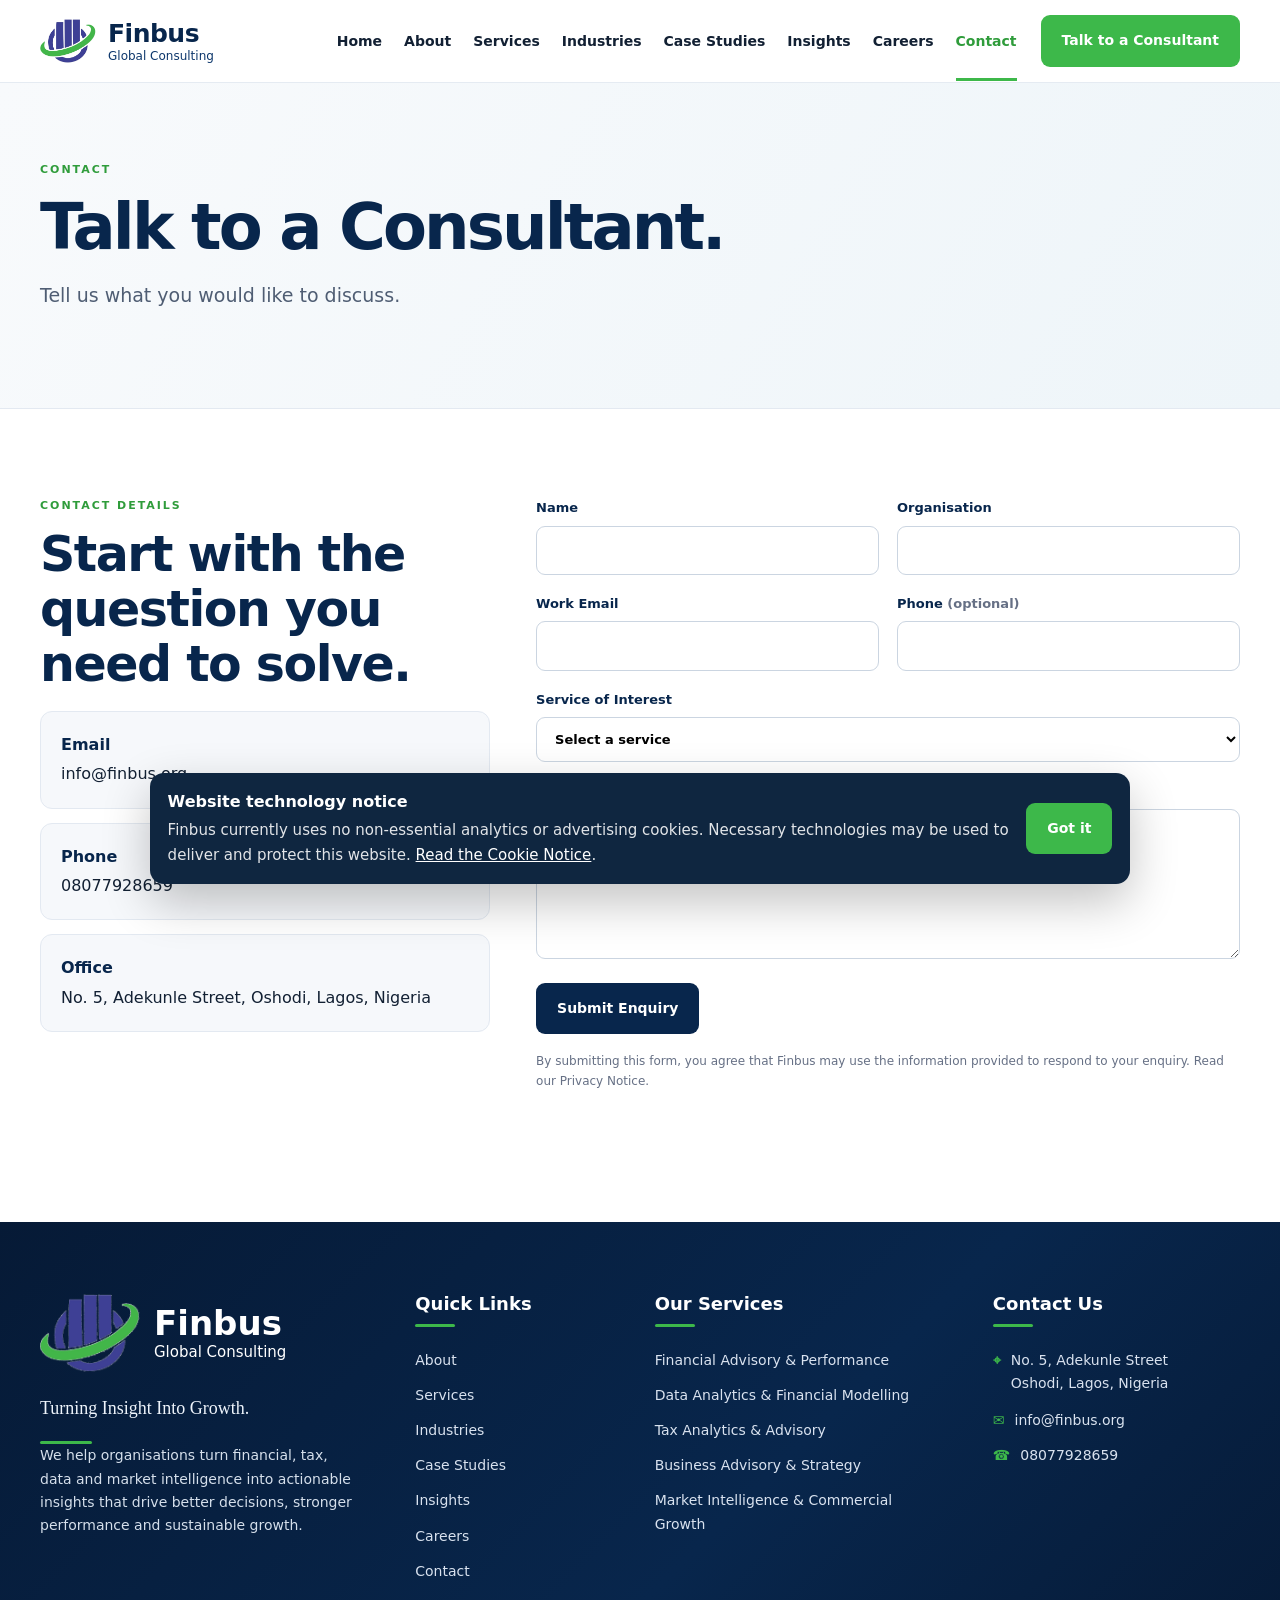
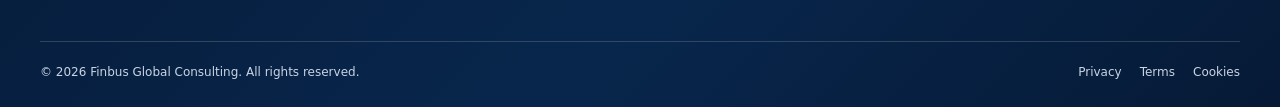
<file: contact.html>
<!doctype html><html lang="en"><head><meta charset="utf-8"><meta name="viewport" content="width=device-width,initial-scale=1"><title>Contact | Finbus Global Consulting</title><meta name="description" content="Contact Finbus Global Consulting in Oshodi, Lagos or send a consulting enquiry."><link rel="canonical" href="https://finbus.org/contact"><meta property="og:type" content="website"><meta property="og:title" content="Contact | Finbus Global Consulting"><meta property="og:description" content="Contact Finbus Global Consulting in Oshodi, Lagos or send a consulting enquiry."><meta property="og:url" content="https://finbus.org/contact"><meta property="og:site_name" content="Finbus Global Consulting"><meta name="twitter:card" content="summary"><link rel="icon" href="assets/finbus-logo.png"><link rel="stylesheet" href="assets/styles.css"><script type="application/ld+json">{"@context":"https://schema.org","@type":"Organization","name":"Finbus Global Consulting","url":"https://finbus.org","email":"info@finbus.org","telephone":"+2348077928659","address":{"@type":"PostalAddress","streetAddress":"No. 5, Adekunle Street","addressLocality":"Oshodi","addressRegion":"Lagos","addressCountry":"NG"}}</script></head><body><a class="skip-link" href="#main">Skip to content</a><header class="site-header"><div class="container nav-wrap"><a class="brand" href="/" aria-label="Finbus Global Consulting home"><img src="assets/finbus-logo.png" alt="Finbus Global Consulting logo"><span class="brand-lockup"><strong>Finbus</strong><small>Global Consulting</small></span></a><button class="nav-toggle" type="button" aria-expanded="false" aria-label="Toggle navigation">Menu</button><nav class="primary-nav" aria-label="Primary navigation"><a class="" href="/">Home</a><a class="" href="/about">About</a><a class="" href="/services">Services</a><a class="" href="/industries">Industries</a><a class="" href="/case-studies">Case Studies</a><a class="" href="/insights">Insights</a><a class="" href="/careers">Careers</a><a class="active" href="/contact">Contact</a></nav><a class="btn btn-green header-cta" href="/contact">Talk to a Consultant</a></div></header><main id="main"><section class="page-hero"><div class="container"><p class="eyebrow">Contact</p><h1>Talk to a Consultant.</h1><p class="lead">Tell us what you would like to discuss.</p></div></section><section class="section"><div class="container contact-grid"><div><p class="eyebrow">Contact Details</p><h2>Start with the question you need to solve.</h2><div class="contact-list"><div class="contact-item"><strong>Email</strong><a href="mailto:info@finbus.org">info@finbus.org</a></div><div class="contact-item"><strong>Phone</strong><a href="tel:+2348077928659">08077928659</a></div><div class="contact-item"><strong>Office</strong><span>No. 5, Adekunle Street, Oshodi, Lagos, Nigeria</span></div></div></div><div><form class="contact-form" data-contact-form novalidate><label>Name<input name="name" required autocomplete="name"></label><label>Organisation<input name="organisation" required autocomplete="organization"></label><label>Work Email<input type="email" name="email" required autocomplete="email"></label><label>Phone <span class="muted">(optional)</span><input name="phone" autocomplete="tel"></label><label class="full">Service of Interest<select name="service" required><option value="">Select a service</option><option>Financial Advisory & Performance</option><option>Data Analytics & Financial Modelling</option><option>Tax Analytics & Advisory</option><option>Business Advisory & Strategy</option><option>Market Intelligence & Commercial Growth</option></select></label><label class="full">Message<textarea name="message" required></textarea></label><label class="honeypot">Website<input name="website" tabindex="-1" autocomplete="off"></label><div class="full"><button class="btn btn-primary" type="submit">Submit Enquiry</button></div><p class="full form-note">
By submitting this form, you agree that Finbus may use the information
provided to respond to your enquiry.
<a href="/privacy">Read our Privacy Notice</a>.
</p><p class="full form-status" aria-live="polite"></p></form></div></div></section></main><footer class="site-footer"><div class="container footer-grid"><div class="footer-brand-block"><a class="footer-brand" href="/"><img class="footer-logo" src="assets/finbus-logo.png" alt="Finbus Global Consulting logo"><span class="footer-brand-name"><strong>Finbus</strong><small>Global Consulting</small></span></a><p class="footer-motto">Turning Insight Into Growth.</p><span class="footer-accent" aria-hidden="true"></span><p class="footer-summary">We help organisations turn financial, tax, data and market intelligence into actionable insights that drive better decisions, stronger performance and sustainable growth.</p></div><div class="footer-column"><h4>Quick Links</h4><span class="footer-heading-line"></span><a href="/about">About</a><a href="/services">Services</a><a href="/industries">Industries</a><a href="/case-studies">Case Studies</a><a href="/insights">Insights</a><a href="/careers">Careers</a><a href="/contact">Contact</a></div><div class="footer-column"><h4>Our Services</h4><span class="footer-heading-line"></span><a href="/services#financial-advisory">Financial Advisory &amp; Performance</a><a href="/services#data-analytics">Data Analytics &amp; Financial Modelling</a><a href="/services#tax-analytics">Tax Analytics &amp; Advisory</a><a href="/services#business-advisory">Business Advisory &amp; Strategy</a><a href="/services#market-intelligence">Market Intelligence &amp; Commercial Growth</a></div><div class="footer-column footer-contact"><h4>Contact Us</h4><span class="footer-heading-line"></span><p><span class="footer-contact-icon">⌖</span><span>No. 5, Adekunle Street<br>Oshodi, Lagos, Nigeria</span></p><a href="mailto:info@finbus.org"><span class="footer-contact-icon">✉</span><span>info@finbus.org</span></a><a href="tel:+2348077928659"><span class="footer-contact-icon">☎</span><span>08077928659</span></a></div></div><div class="container footer-bottom"><span>© <span data-year></span> Finbus Global Consulting. All rights reserved.</span><span class="footer-legal"><a href="/privacy">Privacy</a><a href="/terms">Terms</a><a href="/cookies">Cookies</a></span></div></footer><script src="assets/main.js"></script></body></html>
</file>
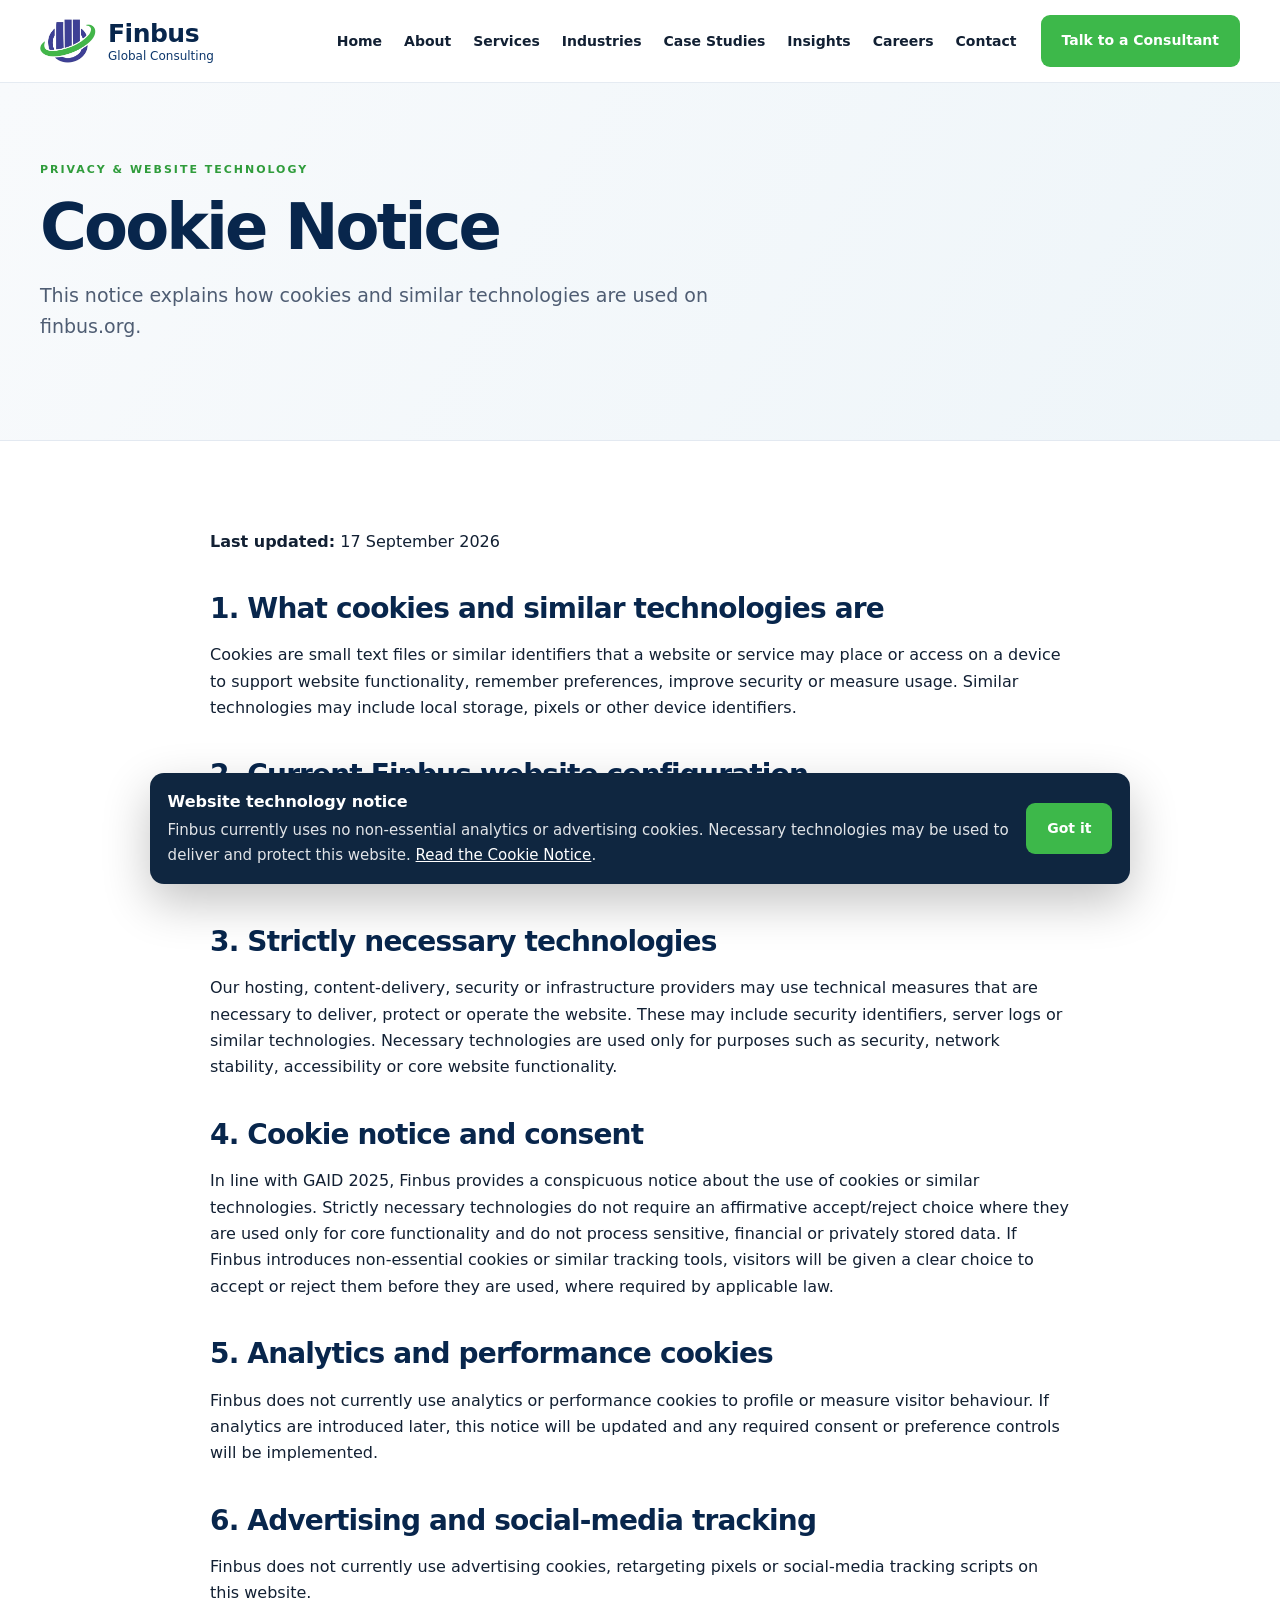
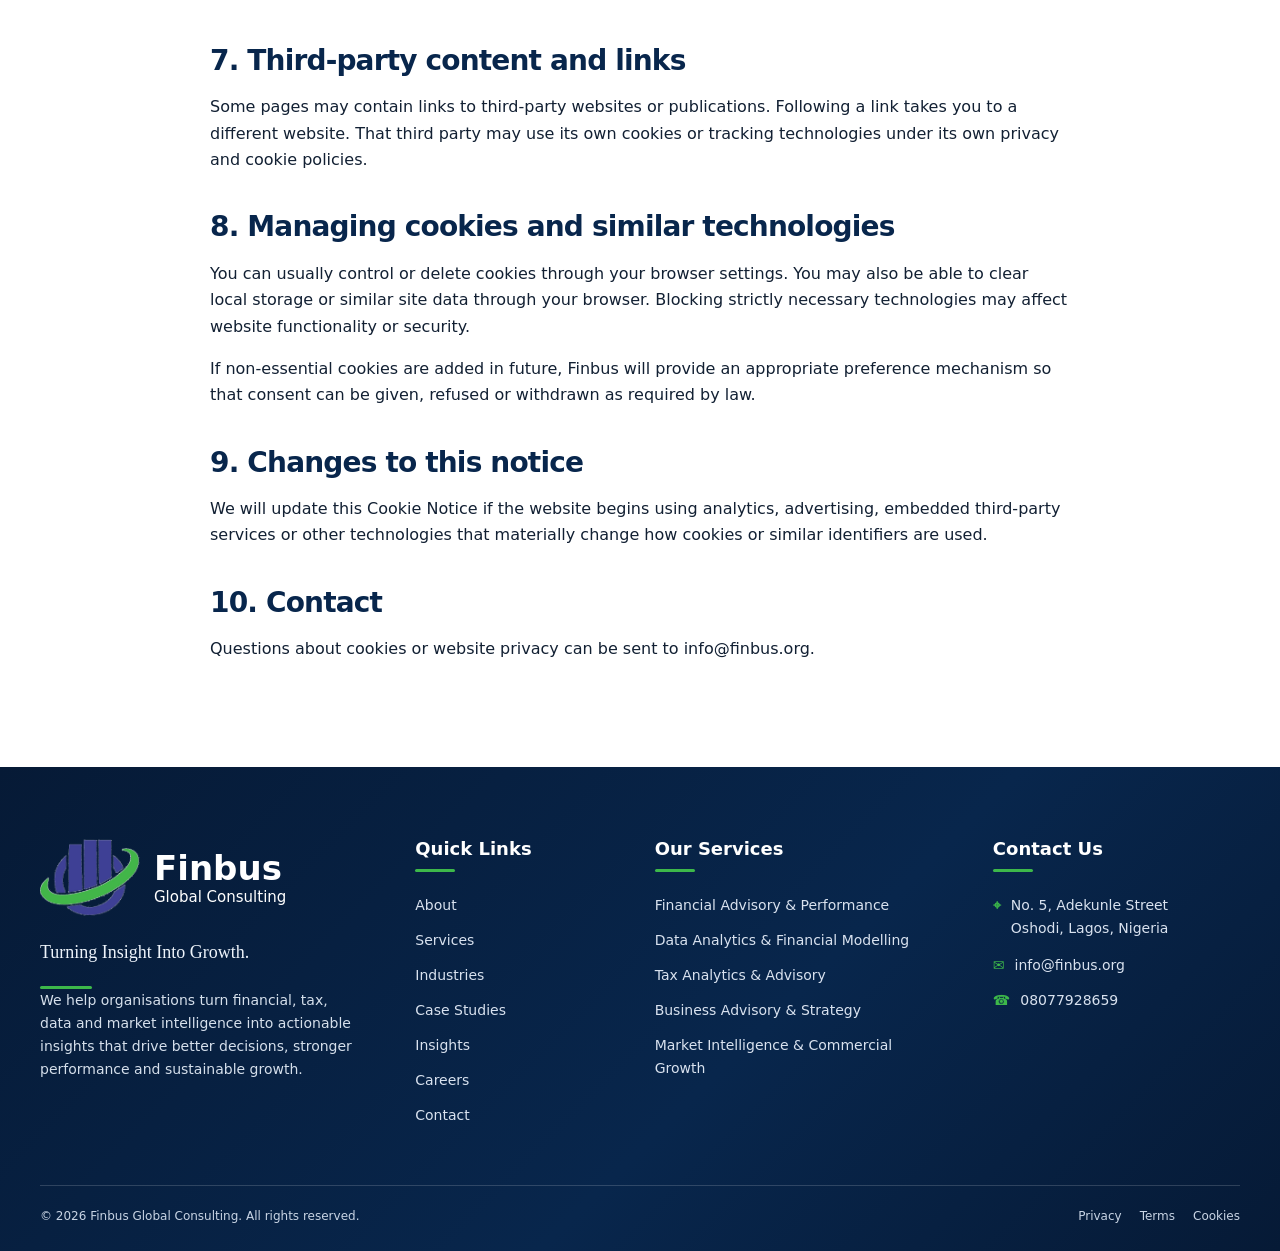
<file: cookies.html>
<!DOCTYPE html>

<html lang="en"><head><meta charset="utf-8"/><meta content="width=device-width,initial-scale=1" name="viewport"/><title>Cookie Notice | Finbus Global Consulting</title><meta content="Information about cookies and similar technologies used on the Finbus Global Consulting website." name="description"/><link href="https://finbus.org/cookies" rel="canonical"/><meta content="website" property="og:type"/><meta content="Cookie Notice | Finbus Global Consulting" property="og:title"/><meta content="Information about cookies and similar technologies used on the Finbus Global Consulting website." property="og:description"/><meta content="https://finbus.org/cookies" property="og:url"/><meta content="Finbus Global Consulting" property="og:site_name"/><meta content="summary" name="twitter:card"/><link href="assets/finbus-logo.png" rel="icon"/><link href="assets/styles.css" rel="stylesheet"/><script type="application/ld+json">{"@context":"https://schema.org","@type":"Organization","name":"Finbus Global Consulting","url":"https://finbus.org","email":"info@finbus.org","telephone":"+2348077928659","address":{"@type":"PostalAddress","streetAddress":"No. 5, Adekunle Street","addressLocality":"Oshodi","addressRegion":"Lagos","addressCountry":"NG"}}</script></head><body><a class="skip-link" href="#main">Skip to content</a><header class="site-header"><div class="container nav-wrap"><a aria-label="Finbus Global Consulting home" class="brand" href="/"><img alt="Finbus Global Consulting logo" src="assets/finbus-logo.png"/><span class="brand-lockup"><strong>Finbus</strong><small>Global Consulting</small></span></a><button aria-expanded="false" aria-label="Toggle navigation" class="nav-toggle" type="button">Menu</button><nav aria-label="Primary navigation" class="primary-nav"><a class="" href="/">Home</a><a class="" href="/about">About</a><a class="" href="/services">Services</a><a class="" href="/industries">Industries</a><a class="" href="/case-studies">Case Studies</a><a class="" href="/insights">Insights</a><a class="" href="/careers">Careers</a><a class="" href="/contact">Contact</a></nav><a class="btn btn-green header-cta" href="/contact">Talk to a Consultant</a></div></header><main id="main"><section class="page-hero"><div class="container"><p class="eyebrow">Privacy &amp; Website Technology</p><h1>Cookie Notice</h1><p class="lead">This notice explains how cookies and similar technologies are used on finbus.org.</p></div></section><section class="section"><div class="container legal-copy">
<p class="legal-updated"><strong>Last updated:</strong> 17 September 2026</p>
<h2>1. What cookies and similar technologies are</h2>
<p>Cookies are small text files or similar identifiers that a website or service may place or access on a device to support website functionality, remember preferences, improve security or measure usage. Similar technologies may include local storage, pixels or other device identifiers.</p>
<h2>2. Current Finbus website configuration</h2>
<p>At launch, Finbus does <strong>not intentionally deploy non-essential analytics, advertising or marketing cookies</strong> on finbus.org. The current website does not include Google Analytics, Microsoft Clarity, advertising pixels, newsletter tracking or behavioural advertising tools.</p>
<h2>3. Strictly necessary technologies</h2>
<p>Our hosting, content-delivery, security or infrastructure providers may use technical measures that are necessary to deliver, protect or operate the website. These may include security identifiers, server logs or similar technologies. Necessary technologies are used only for purposes such as security, network stability, accessibility or core website functionality.</p>
<h2>4. Cookie notice and consent</h2>
<p>In line with GAID 2025, Finbus provides a conspicuous notice about the use of cookies or similar technologies. Strictly necessary technologies do not require an affirmative accept/reject choice where they are used only for core functionality and do not process sensitive, financial or privately stored data. If Finbus introduces non-essential cookies or similar tracking tools, visitors will be given a clear choice to accept or reject them before they are used, where required by applicable law.</p>
<h2>5. Analytics and performance cookies</h2>
<p>Finbus does not currently use analytics or performance cookies to profile or measure visitor behaviour. If analytics are introduced later, this notice will be updated and any required consent or preference controls will be implemented.</p>
<h2>6. Advertising and social-media tracking</h2>
<p>Finbus does not currently use advertising cookies, retargeting pixels or social-media tracking scripts on this website.</p>
<h2>7. Third-party content and links</h2>
<p>Some pages may contain links to third-party websites or publications. Following a link takes you to a different website. That third party may use its own cookies or tracking technologies under its own privacy and cookie policies.</p>
<h2>8. Managing cookies and similar technologies</h2>
<p>You can usually control or delete cookies through your browser settings. You may also be able to clear local storage or similar site data through your browser. Blocking strictly necessary technologies may affect website functionality or security.</p>
<p>If non-essential cookies are added in future, Finbus will provide an appropriate preference mechanism so that consent can be given, refused or withdrawn as required by law.</p>
<h2>9. Changes to this notice</h2>
<p>We will update this Cookie Notice if the website begins using analytics, advertising, embedded third-party services or other technologies that materially change how cookies or similar identifiers are used.</p>
<h2>10. Contact</h2>
<p>Questions about cookies or website privacy can be sent to <a href="mailto:info@finbus.org">info@finbus.org</a>.</p>
</div></section></main><footer class="site-footer"><div class="container footer-grid"><div class="footer-brand-block"><a class="footer-brand" href="/"><img alt="Finbus Global Consulting logo" class="footer-logo" src="assets/finbus-logo.png"/><span class="footer-brand-name"><strong>Finbus</strong><small>Global Consulting</small></span></a><p class="footer-motto">Turning Insight Into Growth.</p><span aria-hidden="true" class="footer-accent"></span><p class="footer-summary">We help organisations turn financial, tax, data and market intelligence into actionable insights that drive better decisions, stronger performance and sustainable growth.</p></div><div class="footer-column"><h4>Quick Links</h4><span class="footer-heading-line"></span><a href="/about">About</a><a href="/services">Services</a><a href="/industries">Industries</a><a href="/case-studies">Case Studies</a><a href="/insights">Insights</a><a href="/careers">Careers</a><a href="/contact">Contact</a></div><div class="footer-column"><h4>Our Services</h4><span class="footer-heading-line"></span><a href="/services#financial-advisory">Financial Advisory &amp; Performance</a><a href="/services#data-analytics">Data Analytics &amp; Financial Modelling</a><a href="/services#tax-analytics">Tax Analytics &amp; Advisory</a><a href="/services#business-advisory">Business Advisory &amp; Strategy</a><a href="/services#market-intelligence">Market Intelligence &amp; Commercial Growth</a></div><div class="footer-column footer-contact"><h4>Contact Us</h4><span class="footer-heading-line"></span><p><span class="footer-contact-icon">⌖</span><span>No. 5, Adekunle Street<br/>Oshodi, Lagos, Nigeria</span></p><a href="mailto:info@finbus.org"><span class="footer-contact-icon">✉</span><span>info@finbus.org</span></a><a href="tel:+2348077928659"><span class="footer-contact-icon">☎</span><span>08077928659</span></a></div></div><div class="container footer-bottom"><span>© <span data-year=""></span> Finbus Global Consulting. All rights reserved.</span><span class="footer-legal"><a href="/privacy">Privacy</a><a href="/terms">Terms</a><a href="/cookies">Cookies</a></span></div></footer><script src="assets/main.js"></script></body></html>
</file>
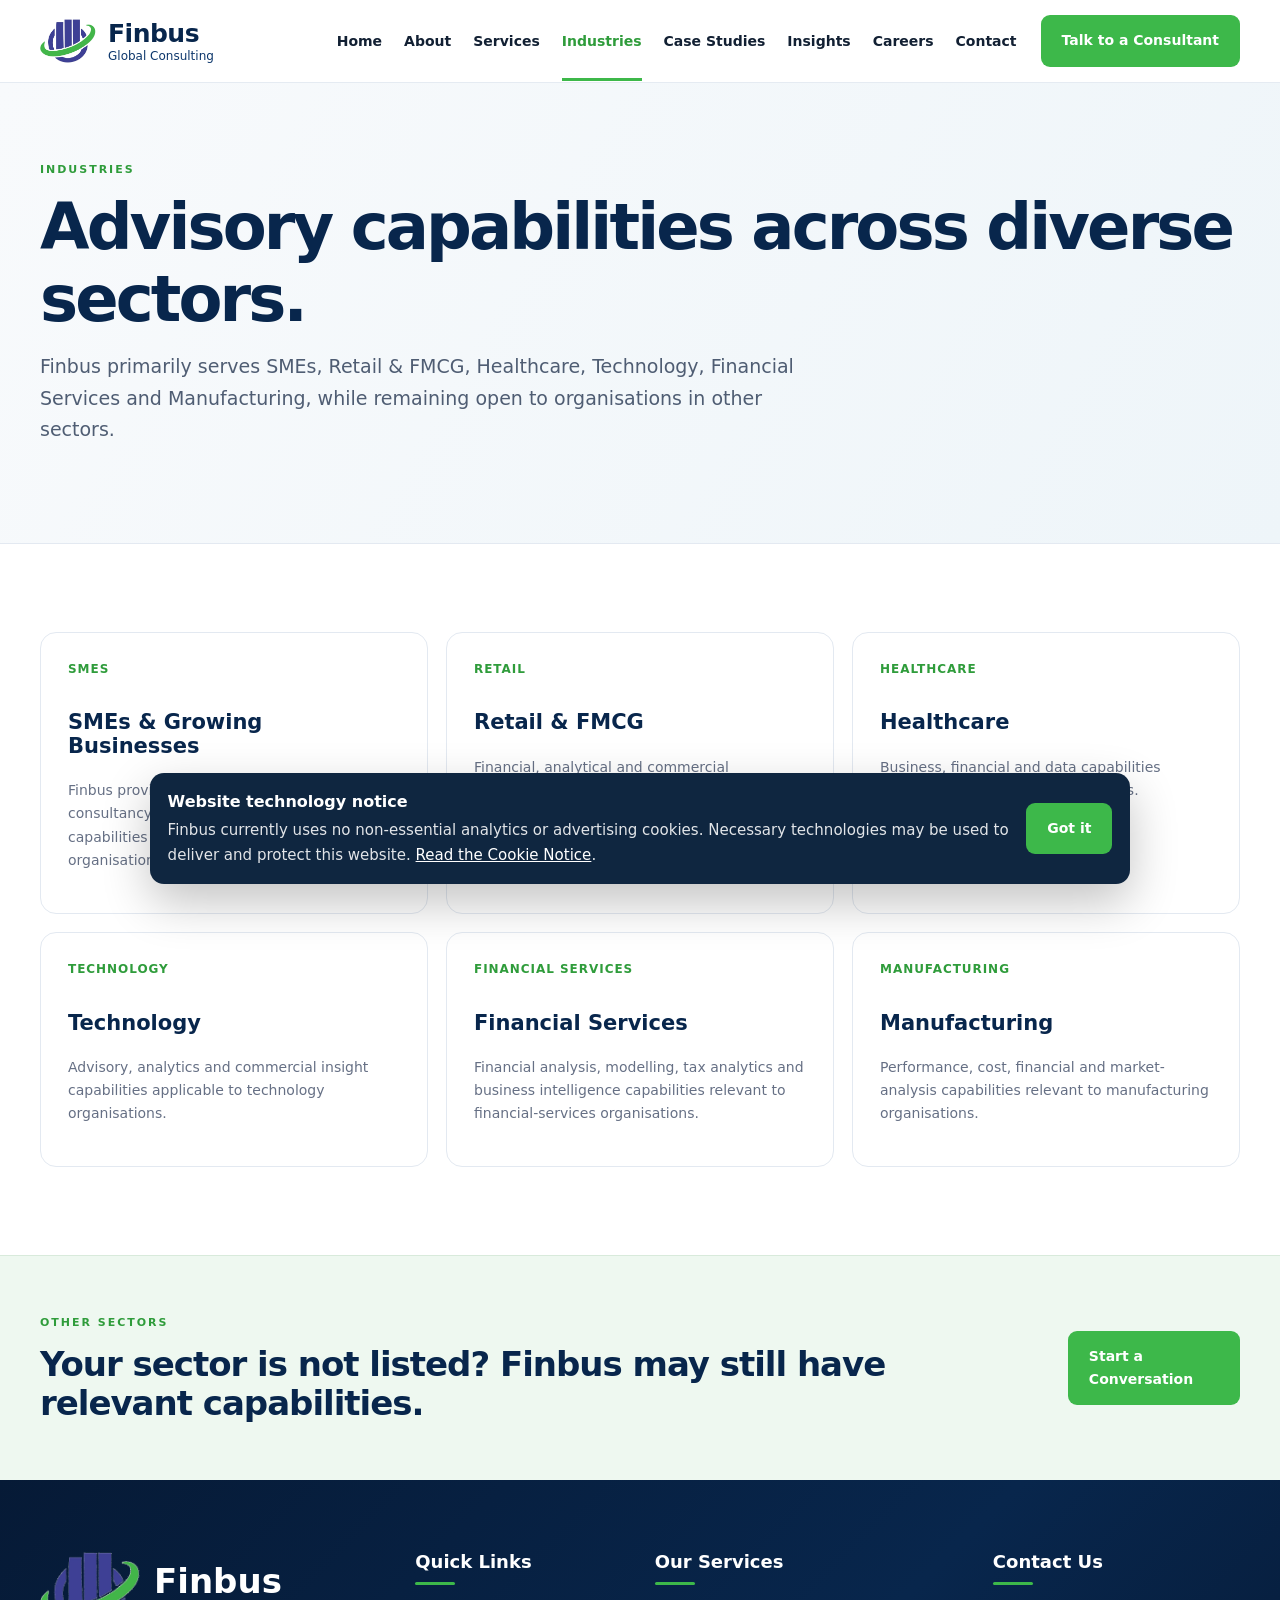
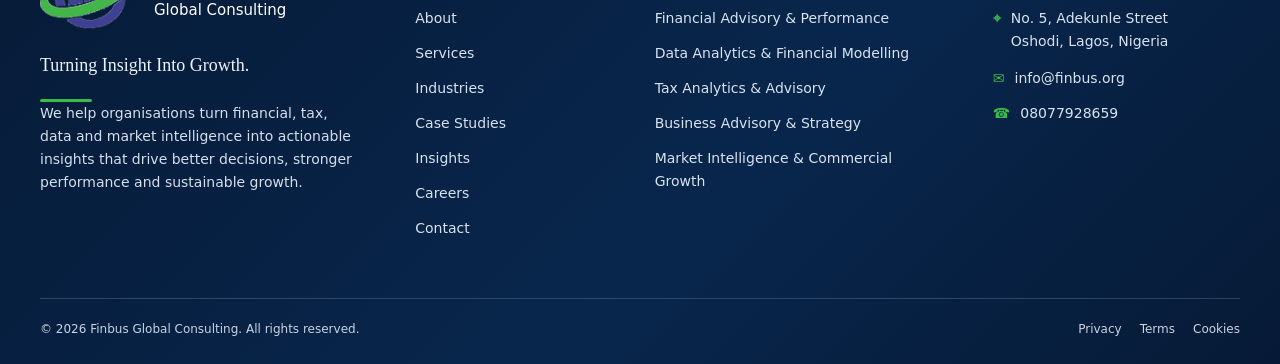
<file: industries.html>
<!doctype html><html lang="en"><head><meta charset="utf-8"><meta name="viewport" content="width=device-width,initial-scale=1"><title>Industries | Finbus Global Consulting</title><meta name="description" content="Finbus Global Consulting serves SMEs, Retail & FMCG, Healthcare, Technology, Financial Services and Manufacturing organisations."><link rel="canonical" href="https://finbus.org/industries"><meta property="og:type" content="website"><meta property="og:title" content="Industries | Finbus Global Consulting"><meta property="og:description" content="Finbus Global Consulting serves SMEs, Retail & FMCG, Healthcare, Technology, Financial Services and Manufacturing organisations."><meta property="og:url" content="https://finbus.org/industries"><meta property="og:site_name" content="Finbus Global Consulting"><meta name="twitter:card" content="summary"><link rel="icon" href="assets/finbus-logo.png"><link rel="stylesheet" href="assets/styles.css"><script type="application/ld+json">{"@context":"https://schema.org","@type":"Organization","name":"Finbus Global Consulting","url":"https://finbus.org","email":"info@finbus.org","telephone":"+2348077928659","address":{"@type":"PostalAddress","streetAddress":"No. 5, Adekunle Street","addressLocality":"Oshodi","addressRegion":"Lagos","addressCountry":"NG"}}</script></head><body><a class="skip-link" href="#main">Skip to content</a><header class="site-header"><div class="container nav-wrap"><a class="brand" href="/" aria-label="Finbus Global Consulting home"><img src="assets/finbus-logo.png" alt="Finbus Global Consulting logo"><span class="brand-lockup"><strong>Finbus</strong><small>Global Consulting</small></span></a><button class="nav-toggle" type="button" aria-expanded="false" aria-label="Toggle navigation">Menu</button><nav class="primary-nav" aria-label="Primary navigation"><a class="" href="/">Home</a><a class="" href="/about">About</a><a class="" href="/services">Services</a><a class="active" href="/industries">Industries</a><a class="" href="/case-studies">Case Studies</a><a class="" href="/insights">Insights</a><a class="" href="/careers">Careers</a><a class="" href="/contact">Contact</a></nav><a class="btn btn-green header-cta" href="/contact">Talk to a Consultant</a></div></header><main id="main"><section class="page-hero"><div class="container"><p class="eyebrow">Industries</p><h1>Advisory capabilities across diverse sectors.</h1><p class="lead">Finbus primarily serves SMEs, Retail & FMCG, Healthcare, Technology, Financial Services and Manufacturing, while remaining open to organisations in other sectors.</p></div></section><section class="section"><div class="container industry-grid"><article class="industry-card"><span class="sector">SMEs</span><h3>SMEs &amp; Growing Businesses</h3><p>Finbus provides business advisory, financial consultancy, analytics and market intelligence capabilities that can support growing organisations.</p></article><article class="industry-card"><span class="sector">Retail</span><h3>Retail &amp; FMCG</h3><p>Financial, analytical and commercial capabilities relevant to retail and consumer-facing organisations.</p></article><article class="industry-card"><span class="sector">Healthcare</span><h3>Healthcare</h3><p>Business, financial and data capabilities relevant to healthcare organisations.</p></article><article class="industry-card"><span class="sector">Technology</span><h3>Technology</h3><p>Advisory, analytics and commercial insight capabilities applicable to technology organisations.</p></article><article class="industry-card"><span class="sector">Financial Services</span><h3>Financial Services</h3><p>Financial analysis, modelling, tax analytics and business intelligence capabilities relevant to financial-services organisations.</p></article><article class="industry-card"><span class="sector">Manufacturing</span><h3>Manufacturing</h3><p>Performance, cost, financial and market-analysis capabilities relevant to manufacturing organisations.</p></article></div></section><section class="final-cta"><div class="container cta-wrap"><div><p class="eyebrow">Other sectors</p><h2>Your sector is not listed? Finbus may still have relevant capabilities.</h2></div><a class="btn btn-green" href="/contact">Start a Conversation</a></div></section></main><footer class="site-footer"><div class="container footer-grid"><div class="footer-brand-block"><a class="footer-brand" href="/"><img class="footer-logo" src="assets/finbus-logo.png" alt="Finbus Global Consulting logo"><span class="footer-brand-name"><strong>Finbus</strong><small>Global Consulting</small></span></a><p class="footer-motto">Turning Insight Into Growth.</p><span class="footer-accent" aria-hidden="true"></span><p class="footer-summary">We help organisations turn financial, tax, data and market intelligence into actionable insights that drive better decisions, stronger performance and sustainable growth.</p></div><div class="footer-column"><h4>Quick Links</h4><span class="footer-heading-line"></span><a href="/about">About</a><a href="/services">Services</a><a href="/industries">Industries</a><a href="/case-studies">Case Studies</a><a href="/insights">Insights</a><a href="/careers">Careers</a><a href="/contact">Contact</a></div><div class="footer-column"><h4>Our Services</h4><span class="footer-heading-line"></span><a href="/services#financial-advisory">Financial Advisory &amp; Performance</a><a href="/services#data-analytics">Data Analytics &amp; Financial Modelling</a><a href="/services#tax-analytics">Tax Analytics &amp; Advisory</a><a href="/services#business-advisory">Business Advisory &amp; Strategy</a><a href="/services#market-intelligence">Market Intelligence &amp; Commercial Growth</a></div><div class="footer-column footer-contact"><h4>Contact Us</h4><span class="footer-heading-line"></span><p><span class="footer-contact-icon">⌖</span><span>No. 5, Adekunle Street<br>Oshodi, Lagos, Nigeria</span></p><a href="mailto:info@finbus.org"><span class="footer-contact-icon">✉</span><span>info@finbus.org</span></a><a href="tel:+2348077928659"><span class="footer-contact-icon">☎</span><span>08077928659</span></a></div></div><div class="container footer-bottom"><span>© <span data-year></span> Finbus Global Consulting. All rights reserved.</span><span class="footer-legal"><a href="/privacy">Privacy</a><a href="/terms">Terms</a><a href="/cookies">Cookies</a></span></div></footer><script src="assets/main.js"></script></body></html>
</file>
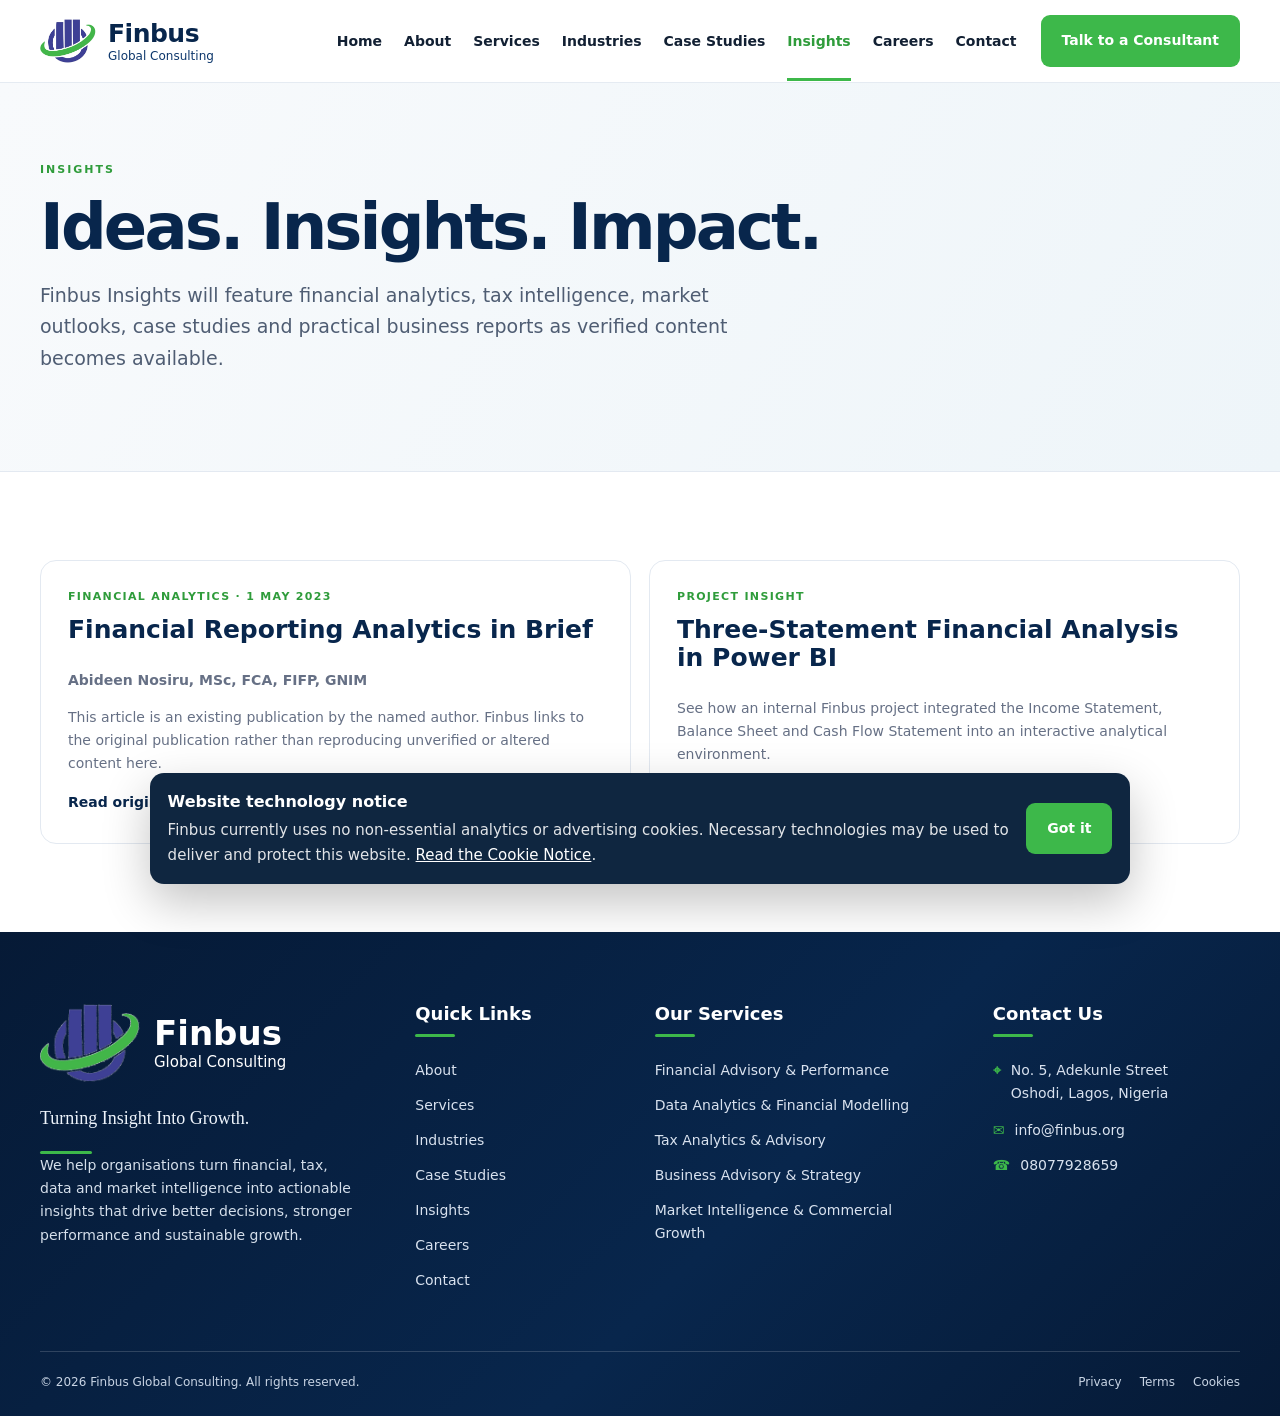
<file: insights.html>
<!doctype html><html lang="en"><head><meta charset="utf-8"><meta name="viewport" content="width=device-width,initial-scale=1"><title>Insights | Finbus Global Consulting</title><meta name="description" content="Financial analytics, business intelligence and related insights from Finbus Global Consulting."><link rel="canonical" href="https://finbus.org/insights"><meta property="og:type" content="website"><meta property="og:title" content="Insights | Finbus Global Consulting"><meta property="og:description" content="Financial analytics, business intelligence and related insights from Finbus Global Consulting."><meta property="og:url" content="https://finbus.org/insights"><meta property="og:site_name" content="Finbus Global Consulting"><meta name="twitter:card" content="summary"><link rel="icon" href="assets/finbus-logo.png"><link rel="stylesheet" href="assets/styles.css"><script type="application/ld+json">{"@context":"https://schema.org","@type":"Organization","name":"Finbus Global Consulting","url":"https://finbus.org","email":"info@finbus.org","telephone":"+2348077928659","address":{"@type":"PostalAddress","streetAddress":"No. 5, Adekunle Street","addressLocality":"Oshodi","addressRegion":"Lagos","addressCountry":"NG"}}</script></head><body><a class="skip-link" href="#main">Skip to content</a><header class="site-header"><div class="container nav-wrap"><a class="brand" href="/" aria-label="Finbus Global Consulting home"><img src="assets/finbus-logo.png" alt="Finbus Global Consulting logo"><span class="brand-lockup"><strong>Finbus</strong><small>Global Consulting</small></span></a><button class="nav-toggle" type="button" aria-expanded="false" aria-label="Toggle navigation">Menu</button><nav class="primary-nav" aria-label="Primary navigation"><a class="" href="/">Home</a><a class="" href="/about">About</a><a class="" href="/services">Services</a><a class="" href="/industries">Industries</a><a class="" href="/case-studies">Case Studies</a><a class="active" href="/insights">Insights</a><a class="" href="/careers">Careers</a><a class="" href="/contact">Contact</a></nav><a class="btn btn-green header-cta" href="/contact">Talk to a Consultant</a></div></header><main id="main"><section class="page-hero"><div class="container"><p class="eyebrow">Insights</p><h1>Ideas. Insights. Impact.</h1><p class="lead">Finbus Insights will feature financial analytics, tax intelligence, market outlooks, case studies and practical business reports as verified content becomes available.</p></div></section><section class="section"><div class="container article-grid"><article class="article-card"><div class="meta">Financial Analytics · 1 May 2023</div><h3>Financial Reporting Analytics in Brief</h3><p><strong>Abideen Nosiru, MSc, FCA, FIFP, GNIM</strong></p><p>This article is an existing publication by the named author. Finbus links to the original publication rather than reproducing unverified or altered content here.</p><a class="text-link" href="https://www.linkedin.com/pulse/financial-reporting-analytics-brief-nosiru-msc-fca-fifp" target="_blank" rel="noopener">Read original publication →</a></article><article class="article-card"><div class="meta">Project Insight</div><h3>Three-Statement Financial Analysis in Power BI</h3><p>See how an internal Finbus project integrated the Income Statement, Balance Sheet and Cash Flow Statement into an interactive analytical environment.</p><a class="text-link" href="/case-studies">View project →</a></article></div></section></main><footer class="site-footer"><div class="container footer-grid"><div class="footer-brand-block"><a class="footer-brand" href="/"><img class="footer-logo" src="assets/finbus-logo.png" alt="Finbus Global Consulting logo"><span class="footer-brand-name"><strong>Finbus</strong><small>Global Consulting</small></span></a><p class="footer-motto">Turning Insight Into Growth.</p><span class="footer-accent" aria-hidden="true"></span><p class="footer-summary">We help organisations turn financial, tax, data and market intelligence into actionable insights that drive better decisions, stronger performance and sustainable growth.</p></div><div class="footer-column"><h4>Quick Links</h4><span class="footer-heading-line"></span><a href="/about">About</a><a href="/services">Services</a><a href="/industries">Industries</a><a href="/case-studies">Case Studies</a><a href="/insights">Insights</a><a href="/careers">Careers</a><a href="/contact">Contact</a></div><div class="footer-column"><h4>Our Services</h4><span class="footer-heading-line"></span><a href="/services#financial-advisory">Financial Advisory &amp; Performance</a><a href="/services#data-analytics">Data Analytics &amp; Financial Modelling</a><a href="/services#tax-analytics">Tax Analytics &amp; Advisory</a><a href="/services#business-advisory">Business Advisory &amp; Strategy</a><a href="/services#market-intelligence">Market Intelligence &amp; Commercial Growth</a></div><div class="footer-column footer-contact"><h4>Contact Us</h4><span class="footer-heading-line"></span><p><span class="footer-contact-icon">⌖</span><span>No. 5, Adekunle Street<br>Oshodi, Lagos, Nigeria</span></p><a href="mailto:info@finbus.org"><span class="footer-contact-icon">✉</span><span>info@finbus.org</span></a><a href="tel:+2348077928659"><span class="footer-contact-icon">☎</span><span>08077928659</span></a></div></div><div class="container footer-bottom"><span>© <span data-year></span> Finbus Global Consulting. All rights reserved.</span><span class="footer-legal"><a href="/privacy">Privacy</a><a href="/terms">Terms</a><a href="/cookies">Cookies</a></span></div></footer><script src="assets/main.js"></script></body></html>
</file>
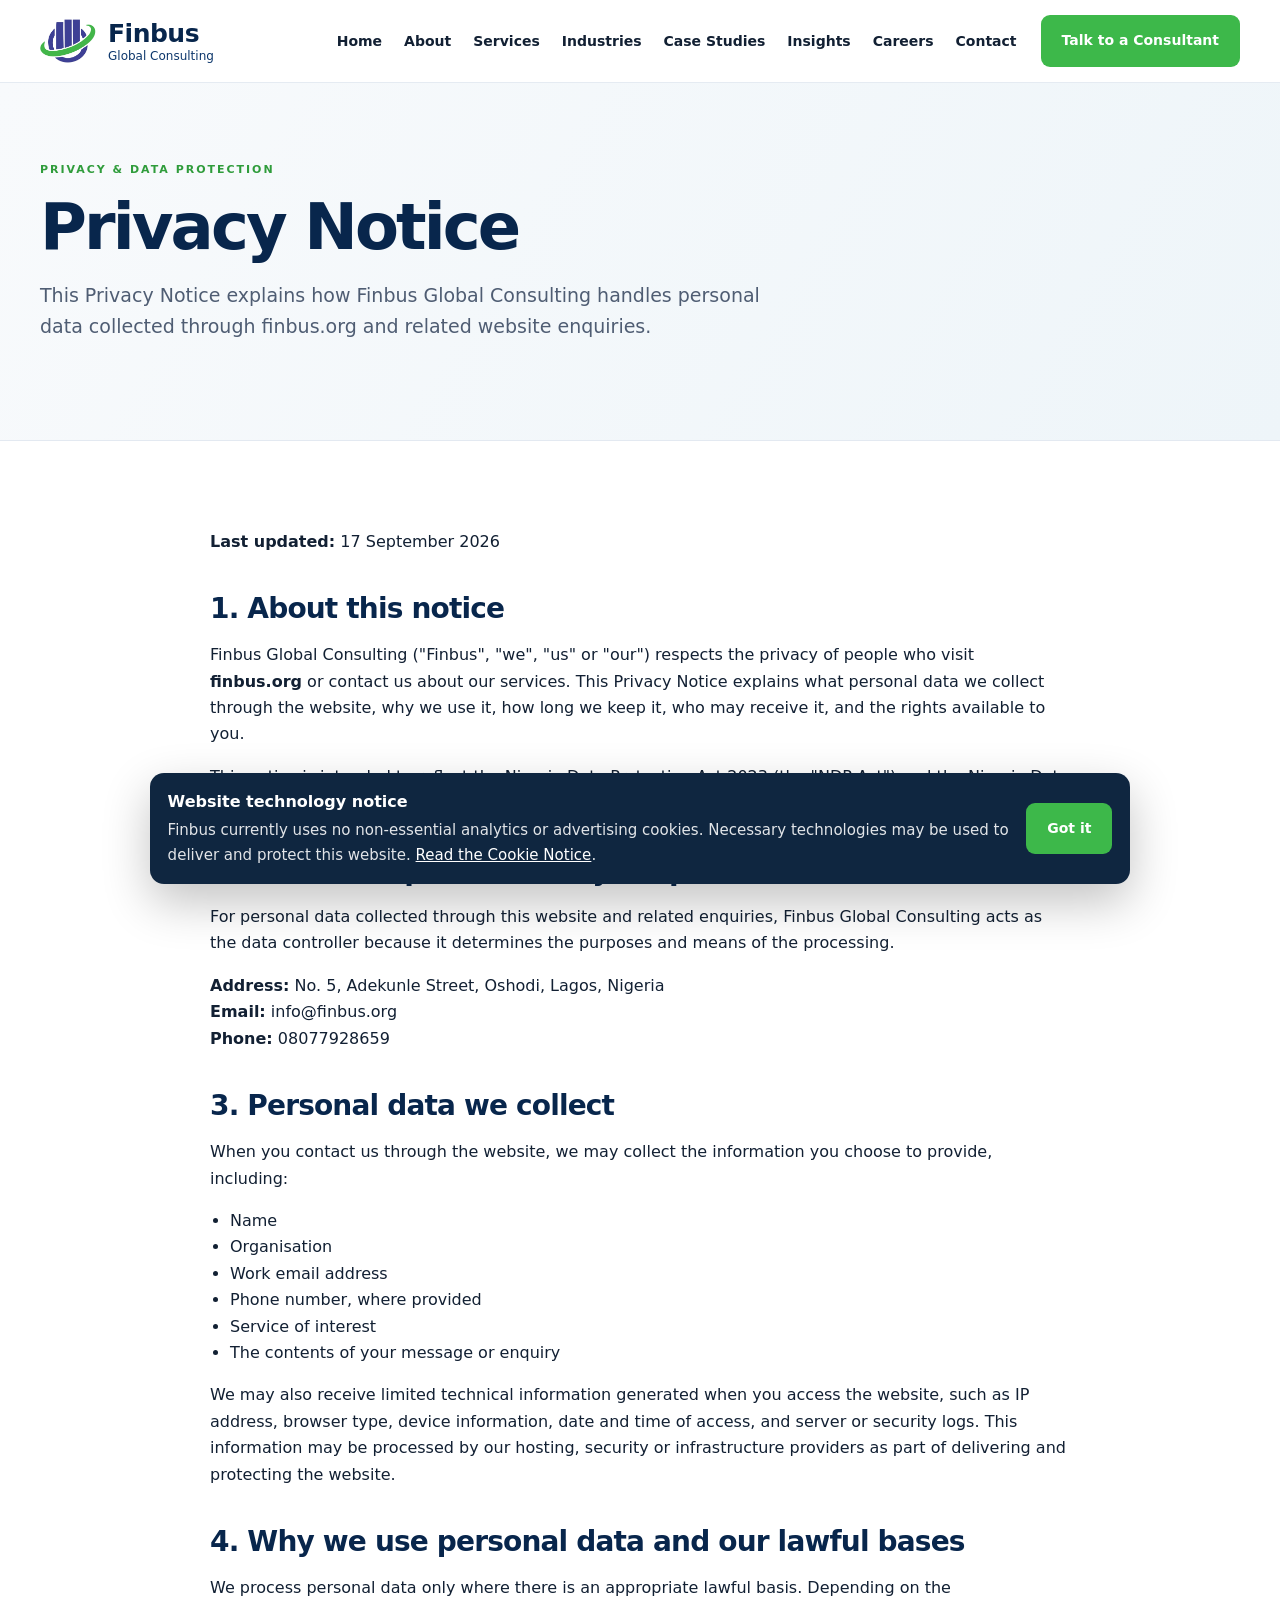
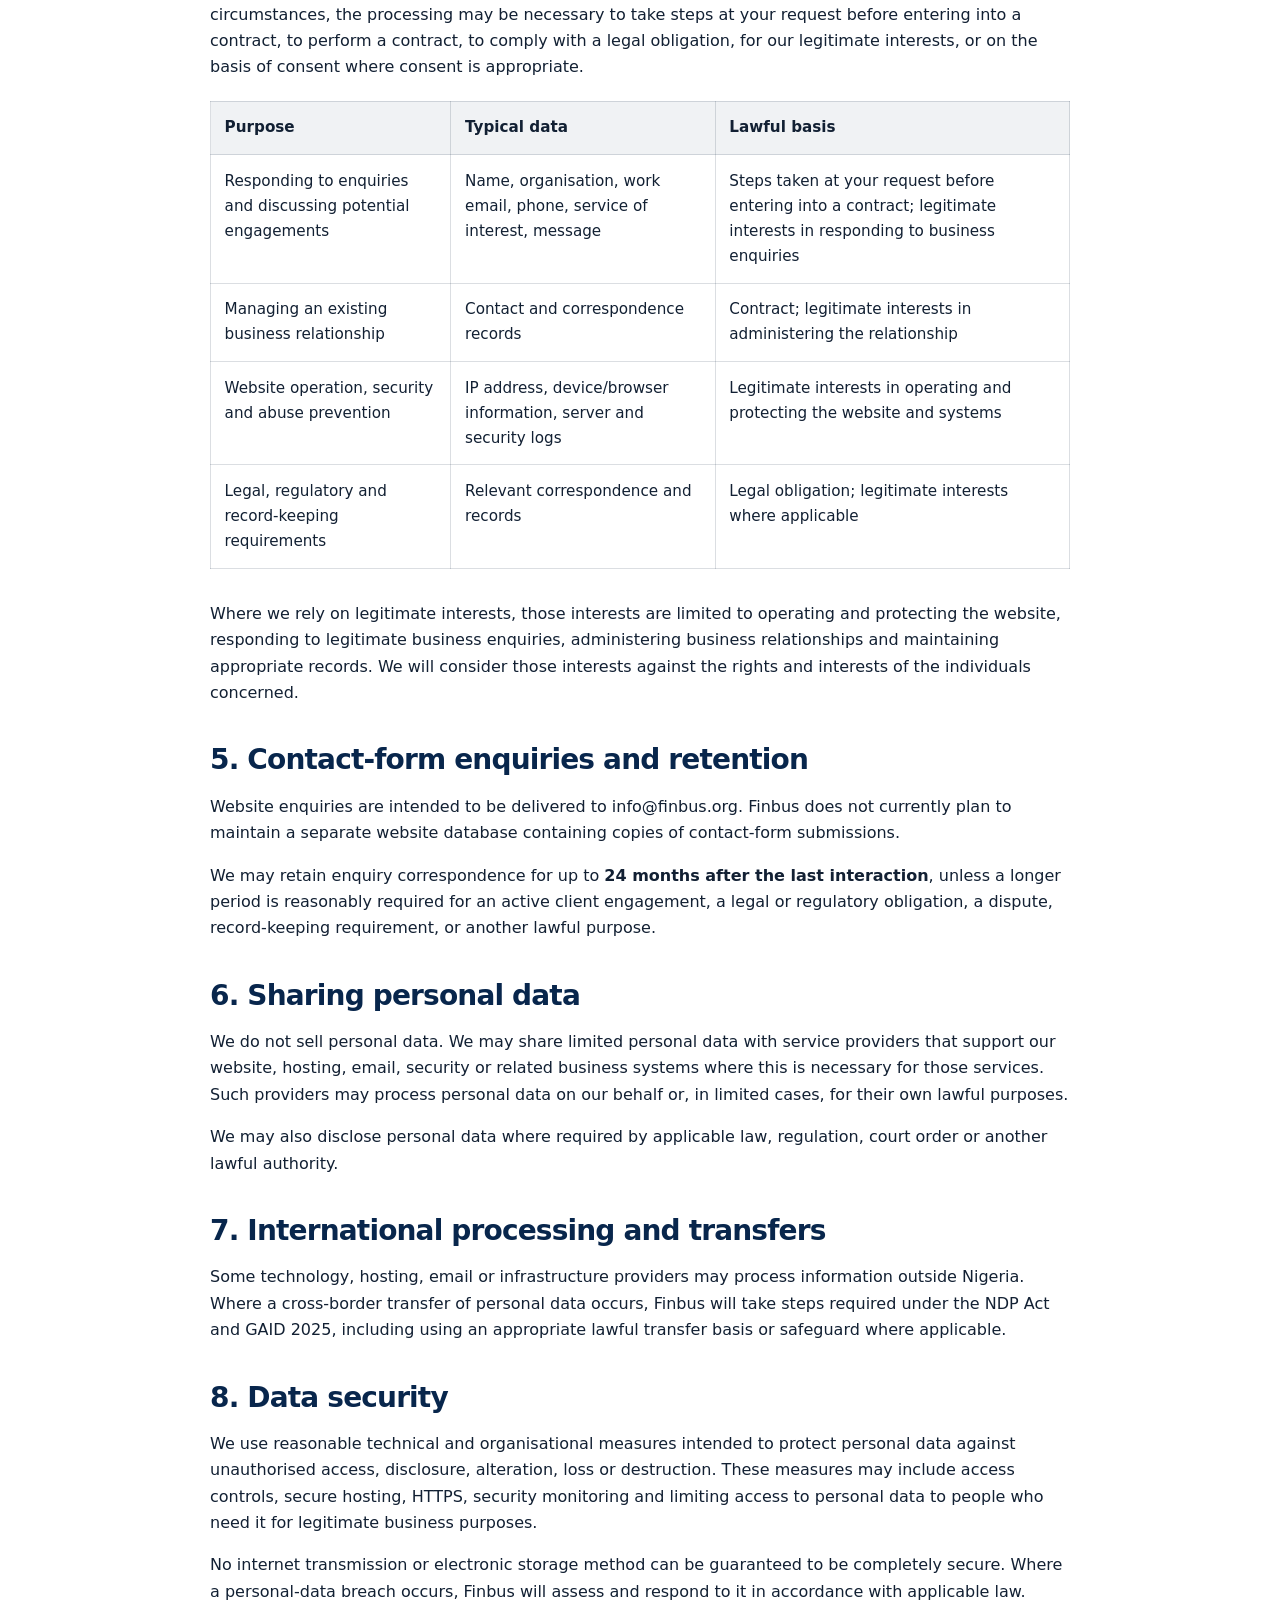
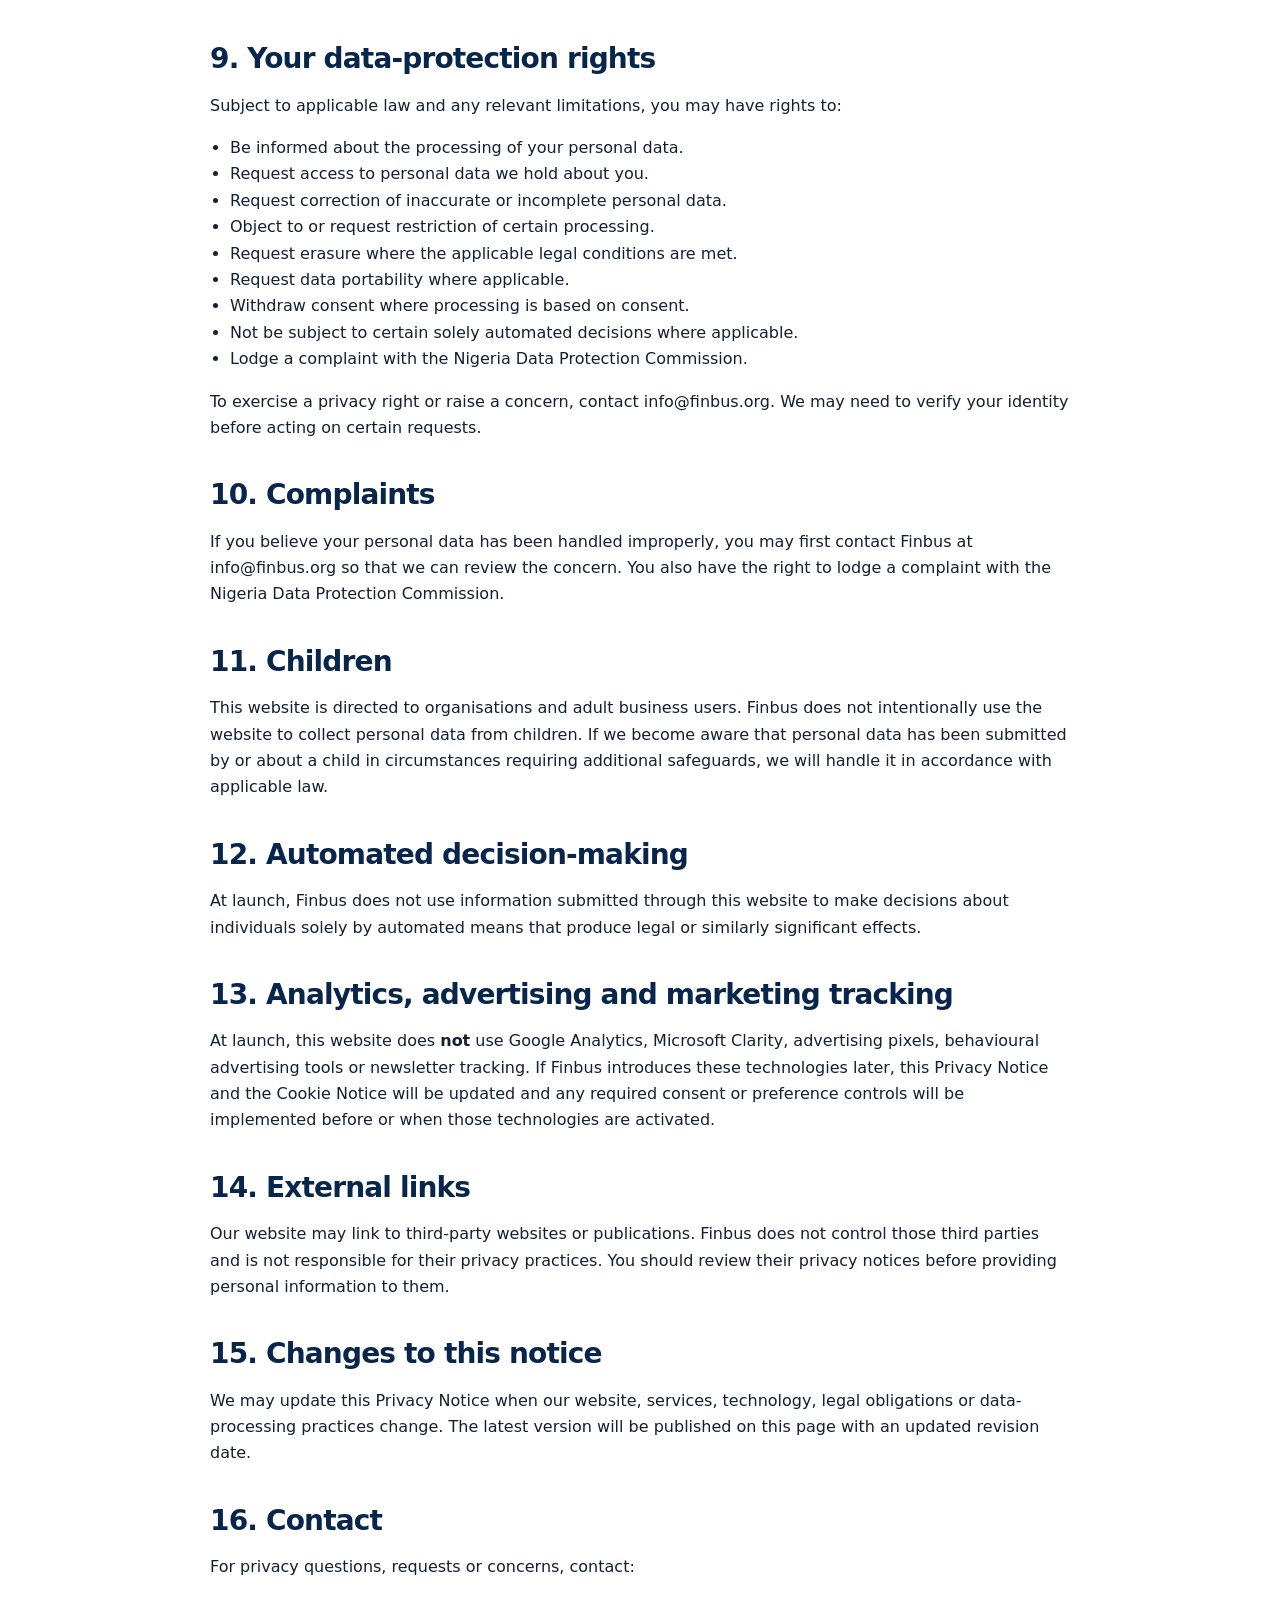
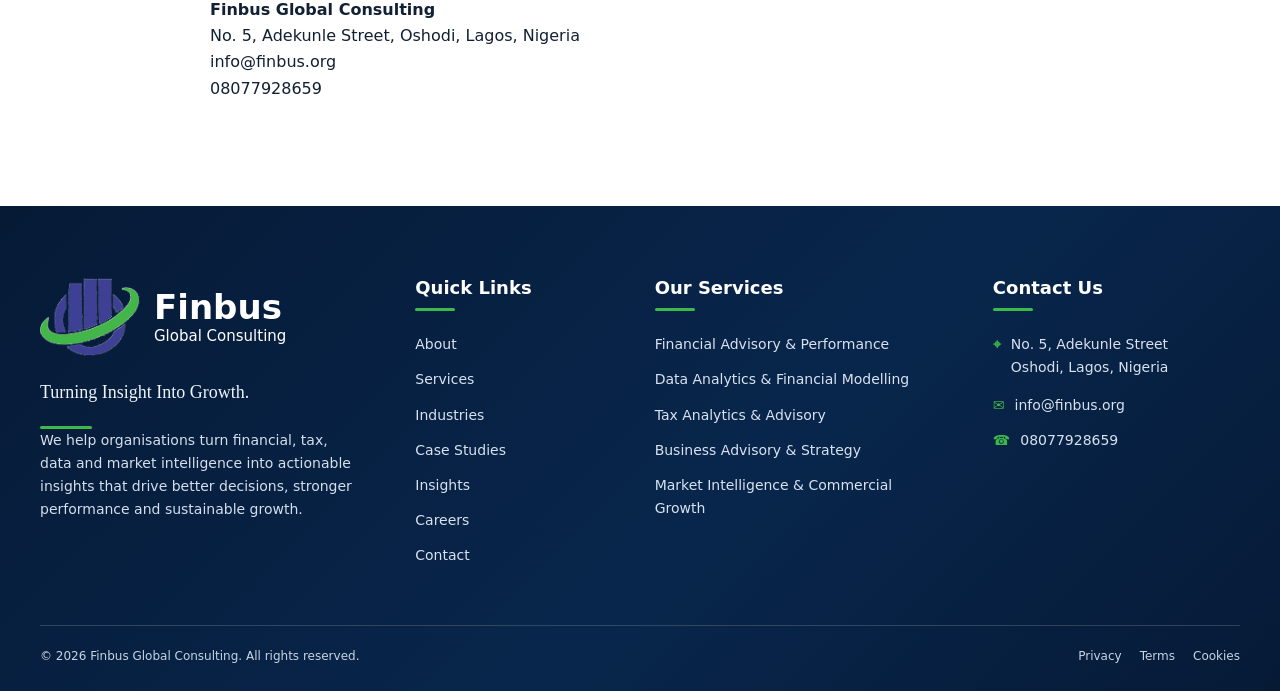
<file: privacy.html>
<!DOCTYPE html>

<html lang="en"><head><meta charset="utf-8"/><meta content="width=device-width,initial-scale=1" name="viewport"/><title>Privacy Notice | Finbus Global Consulting</title><meta content="How Finbus Global Consulting collects, uses, protects and manages personal data through finbus.org." name="description"/><link href="https://finbus.org/privacy" rel="canonical"/><meta content="website" property="og:type"/><meta content="Privacy Notice | Finbus Global Consulting" property="og:title"/><meta content="How Finbus Global Consulting collects, uses, protects and manages personal data through finbus.org." property="og:description"/><meta content="https://finbus.org/privacy" property="og:url"/><meta content="Finbus Global Consulting" property="og:site_name"/><meta content="summary" name="twitter:card"/><link href="assets/finbus-logo.png" rel="icon"/><link href="assets/styles.css" rel="stylesheet"/><script type="application/ld+json">{"@context":"https://schema.org","@type":"Organization","name":"Finbus Global Consulting","url":"https://finbus.org","email":"info@finbus.org","telephone":"+2348077928659","address":{"@type":"PostalAddress","streetAddress":"No. 5, Adekunle Street","addressLocality":"Oshodi","addressRegion":"Lagos","addressCountry":"NG"}}</script></head><body><a class="skip-link" href="#main">Skip to content</a><header class="site-header"><div class="container nav-wrap"><a aria-label="Finbus Global Consulting home" class="brand" href="/"><img alt="Finbus Global Consulting logo" src="assets/finbus-logo.png"/><span class="brand-lockup"><strong>Finbus</strong><small>Global Consulting</small></span></a><button aria-expanded="false" aria-label="Toggle navigation" class="nav-toggle" type="button">Menu</button><nav aria-label="Primary navigation" class="primary-nav"><a class="" href="/">Home</a><a class="" href="/about">About</a><a class="" href="/services">Services</a><a class="" href="/industries">Industries</a><a class="" href="/case-studies">Case Studies</a><a class="" href="/insights">Insights</a><a class="" href="/careers">Careers</a><a class="" href="/contact">Contact</a></nav><a class="btn btn-green header-cta" href="/contact">Talk to a Consultant</a></div></header><main id="main"><section class="page-hero"><div class="container"><p class="eyebrow">Privacy &amp; Data Protection</p><h1>Privacy Notice</h1><p class="lead">This Privacy Notice explains how Finbus Global Consulting handles personal data collected through finbus.org and related website enquiries.</p></div></section><section class="section"><div class="container legal-copy">
<p class="legal-updated"><strong>Last updated:</strong> 17 September 2026</p>
<h2>1. About this notice</h2>
<p>Finbus Global Consulting ("Finbus", "we", "us" or "our") respects the privacy of people who visit <strong>finbus.org</strong> or contact us about our services. This Privacy Notice explains what personal data we collect through the website, why we use it, how long we keep it, who may receive it, and the rights available to you.</p>
<p>This notice is intended to reflect the Nigeria Data Protection Act 2023 (the "NDP Act") and the Nigeria Data Protection Act General Application and Implementation Directive 2025 ("GAID 2025").</p>
<h2>2. Who is responsible for your personal data</h2>
<p>For personal data collected through this website and related enquiries, Finbus Global Consulting acts as the data controller because it determines the purposes and means of the processing.</p>
<p><strong>Address:</strong> No. 5, Adekunle Street, Oshodi, Lagos, Nigeria<br/>
<strong>Email:</strong> <a href="mailto:info@finbus.org">info@finbus.org</a><br/>
<strong>Phone:</strong> <a href="tel:+2348077928659">08077928659</a></p>
<h2>3. Personal data we collect</h2>
<p>When you contact us through the website, we may collect the information you choose to provide, including:</p>
<ul><li>Name</li><li>Organisation</li><li>Work email address</li><li>Phone number, where provided</li><li>Service of interest</li><li>The contents of your message or enquiry</li></ul>
<p>We may also receive limited technical information generated when you access the website, such as IP address, browser type, device information, date and time of access, and server or security logs. This information may be processed by our hosting, security or infrastructure providers as part of delivering and protecting the website.</p>
<h2>4. Why we use personal data and our lawful bases</h2>
<p>We process personal data only where there is an appropriate lawful basis. Depending on the circumstances, the processing may be necessary to take steps at your request before entering into a contract, to perform a contract, to comply with a legal obligation, for our legitimate interests, or on the basis of consent where consent is appropriate.</p>
<table class="legal-table"><thead><tr><th>Purpose</th><th>Typical data</th><th>Lawful basis</th></tr></thead><tbody>
<tr><td>Responding to enquiries and discussing potential engagements</td><td>Name, organisation, work email, phone, service of interest, message</td><td>Steps taken at your request before entering into a contract; legitimate interests in responding to business enquiries</td></tr>
<tr><td>Managing an existing business relationship</td><td>Contact and correspondence records</td><td>Contract; legitimate interests in administering the relationship</td></tr>
<tr><td>Website operation, security and abuse prevention</td><td>IP address, device/browser information, server and security logs</td><td>Legitimate interests in operating and protecting the website and systems</td></tr>
<tr><td>Legal, regulatory and record-keeping requirements</td><td>Relevant correspondence and records</td><td>Legal obligation; legitimate interests where applicable</td></tr>
</tbody></table>
<p>Where we rely on legitimate interests, those interests are limited to operating and protecting the website, responding to legitimate business enquiries, administering business relationships and maintaining appropriate records. We will consider those interests against the rights and interests of the individuals concerned.</p>
<h2>5. Contact-form enquiries and retention</h2>
<p>Website enquiries are intended to be delivered to <a href="mailto:info@finbus.org">info@finbus.org</a>. Finbus does not currently plan to maintain a separate website database containing copies of contact-form submissions.</p>
<p>We may retain enquiry correspondence for up to <strong>24 months after the last interaction</strong>, unless a longer period is reasonably required for an active client engagement, a legal or regulatory obligation, a dispute, record-keeping requirement, or another lawful purpose.</p>
<h2>6. Sharing personal data</h2>
<p>We do not sell personal data. We may share limited personal data with service providers that support our website, hosting, email, security or related business systems where this is necessary for those services. Such providers may process personal data on our behalf or, in limited cases, for their own lawful purposes.</p>
<p>We may also disclose personal data where required by applicable law, regulation, court order or another lawful authority.</p>
<h2>7. International processing and transfers</h2>
<p>Some technology, hosting, email or infrastructure providers may process information outside Nigeria. Where a cross-border transfer of personal data occurs, Finbus will take steps required under the NDP Act and GAID 2025, including using an appropriate lawful transfer basis or safeguard where applicable.</p>
<h2>8. Data security</h2>
<p>We use reasonable technical and organisational measures intended to protect personal data against unauthorised access, disclosure, alteration, loss or destruction. These measures may include access controls, secure hosting, HTTPS, security monitoring and limiting access to personal data to people who need it for legitimate business purposes.</p>
<p>No internet transmission or electronic storage method can be guaranteed to be completely secure. Where a personal-data breach occurs, Finbus will assess and respond to it in accordance with applicable law.</p>
<h2>9. Your data-protection rights</h2>
<p>Subject to applicable law and any relevant limitations, you may have rights to:</p>
<ul><li>Be informed about the processing of your personal data.</li><li>Request access to personal data we hold about you.</li><li>Request correction of inaccurate or incomplete personal data.</li><li>Object to or request restriction of certain processing.</li><li>Request erasure where the applicable legal conditions are met.</li><li>Request data portability where applicable.</li><li>Withdraw consent where processing is based on consent.</li><li>Not be subject to certain solely automated decisions where applicable.</li><li>Lodge a complaint with the Nigeria Data Protection Commission.</li></ul>
<p>To exercise a privacy right or raise a concern, contact <a href="mailto:info@finbus.org">info@finbus.org</a>. We may need to verify your identity before acting on certain requests.</p>
<h2>10. Complaints</h2>
<p>If you believe your personal data has been handled improperly, you may first contact Finbus at <a href="mailto:info@finbus.org">info@finbus.org</a> so that we can review the concern. You also have the right to lodge a complaint with the Nigeria Data Protection Commission.</p>
<h2>11. Children</h2>
<p>This website is directed to organisations and adult business users. Finbus does not intentionally use the website to collect personal data from children. If we become aware that personal data has been submitted by or about a child in circumstances requiring additional safeguards, we will handle it in accordance with applicable law.</p>
<h2>12. Automated decision-making</h2>
<p>At launch, Finbus does not use information submitted through this website to make decisions about individuals solely by automated means that produce legal or similarly significant effects.</p>
<h2>13. Analytics, advertising and marketing tracking</h2>
<p>At launch, this website does <strong>not</strong> use Google Analytics, Microsoft Clarity, advertising pixels, behavioural advertising tools or newsletter tracking. If Finbus introduces these technologies later, this Privacy Notice and the Cookie Notice will be updated and any required consent or preference controls will be implemented before or when those technologies are activated.</p>
<h2>14. External links</h2>
<p>Our website may link to third-party websites or publications. Finbus does not control those third parties and is not responsible for their privacy practices. You should review their privacy notices before providing personal information to them.</p>
<h2>15. Changes to this notice</h2>
<p>We may update this Privacy Notice when our website, services, technology, legal obligations or data-processing practices change. The latest version will be published on this page with an updated revision date.</p>
<h2>16. Contact</h2>
<p>For privacy questions, requests or concerns, contact:</p>
<p><strong>Finbus Global Consulting</strong><br/>No. 5, Adekunle Street, Oshodi, Lagos, Nigeria<br/><a href="mailto:info@finbus.org">info@finbus.org</a><br/><a href="tel:+2348077928659">08077928659</a></p>
</div></section></main><footer class="site-footer"><div class="container footer-grid"><div class="footer-brand-block"><a class="footer-brand" href="/"><img alt="Finbus Global Consulting logo" class="footer-logo" src="assets/finbus-logo.png"/><span class="footer-brand-name"><strong>Finbus</strong><small>Global Consulting</small></span></a><p class="footer-motto">Turning Insight Into Growth.</p><span aria-hidden="true" class="footer-accent"></span><p class="footer-summary">We help organisations turn financial, tax, data and market intelligence into actionable insights that drive better decisions, stronger performance and sustainable growth.</p></div><div class="footer-column"><h4>Quick Links</h4><span class="footer-heading-line"></span><a href="/about">About</a><a href="/services">Services</a><a href="/industries">Industries</a><a href="/case-studies">Case Studies</a><a href="/insights">Insights</a><a href="/careers">Careers</a><a href="/contact">Contact</a></div><div class="footer-column"><h4>Our Services</h4><span class="footer-heading-line"></span><a href="/services#financial-advisory">Financial Advisory &amp; Performance</a><a href="/services#data-analytics">Data Analytics &amp; Financial Modelling</a><a href="/services#tax-analytics">Tax Analytics &amp; Advisory</a><a href="/services#business-advisory">Business Advisory &amp; Strategy</a><a href="/services#market-intelligence">Market Intelligence &amp; Commercial Growth</a></div><div class="footer-column footer-contact"><h4>Contact Us</h4><span class="footer-heading-line"></span><p><span class="footer-contact-icon">⌖</span><span>No. 5, Adekunle Street<br/>Oshodi, Lagos, Nigeria</span></p><a href="mailto:info@finbus.org"><span class="footer-contact-icon">✉</span><span>info@finbus.org</span></a><a href="tel:+2348077928659"><span class="footer-contact-icon">☎</span><span>08077928659</span></a></div></div><div class="container footer-bottom"><span>© <span data-year=""></span> Finbus Global Consulting. All rights reserved.</span><span class="footer-legal"><a href="/privacy">Privacy</a><a href="/terms">Terms</a><a href="/cookies">Cookies</a></span></div></footer><script src="assets/main.js"></script></body></html>
</file>
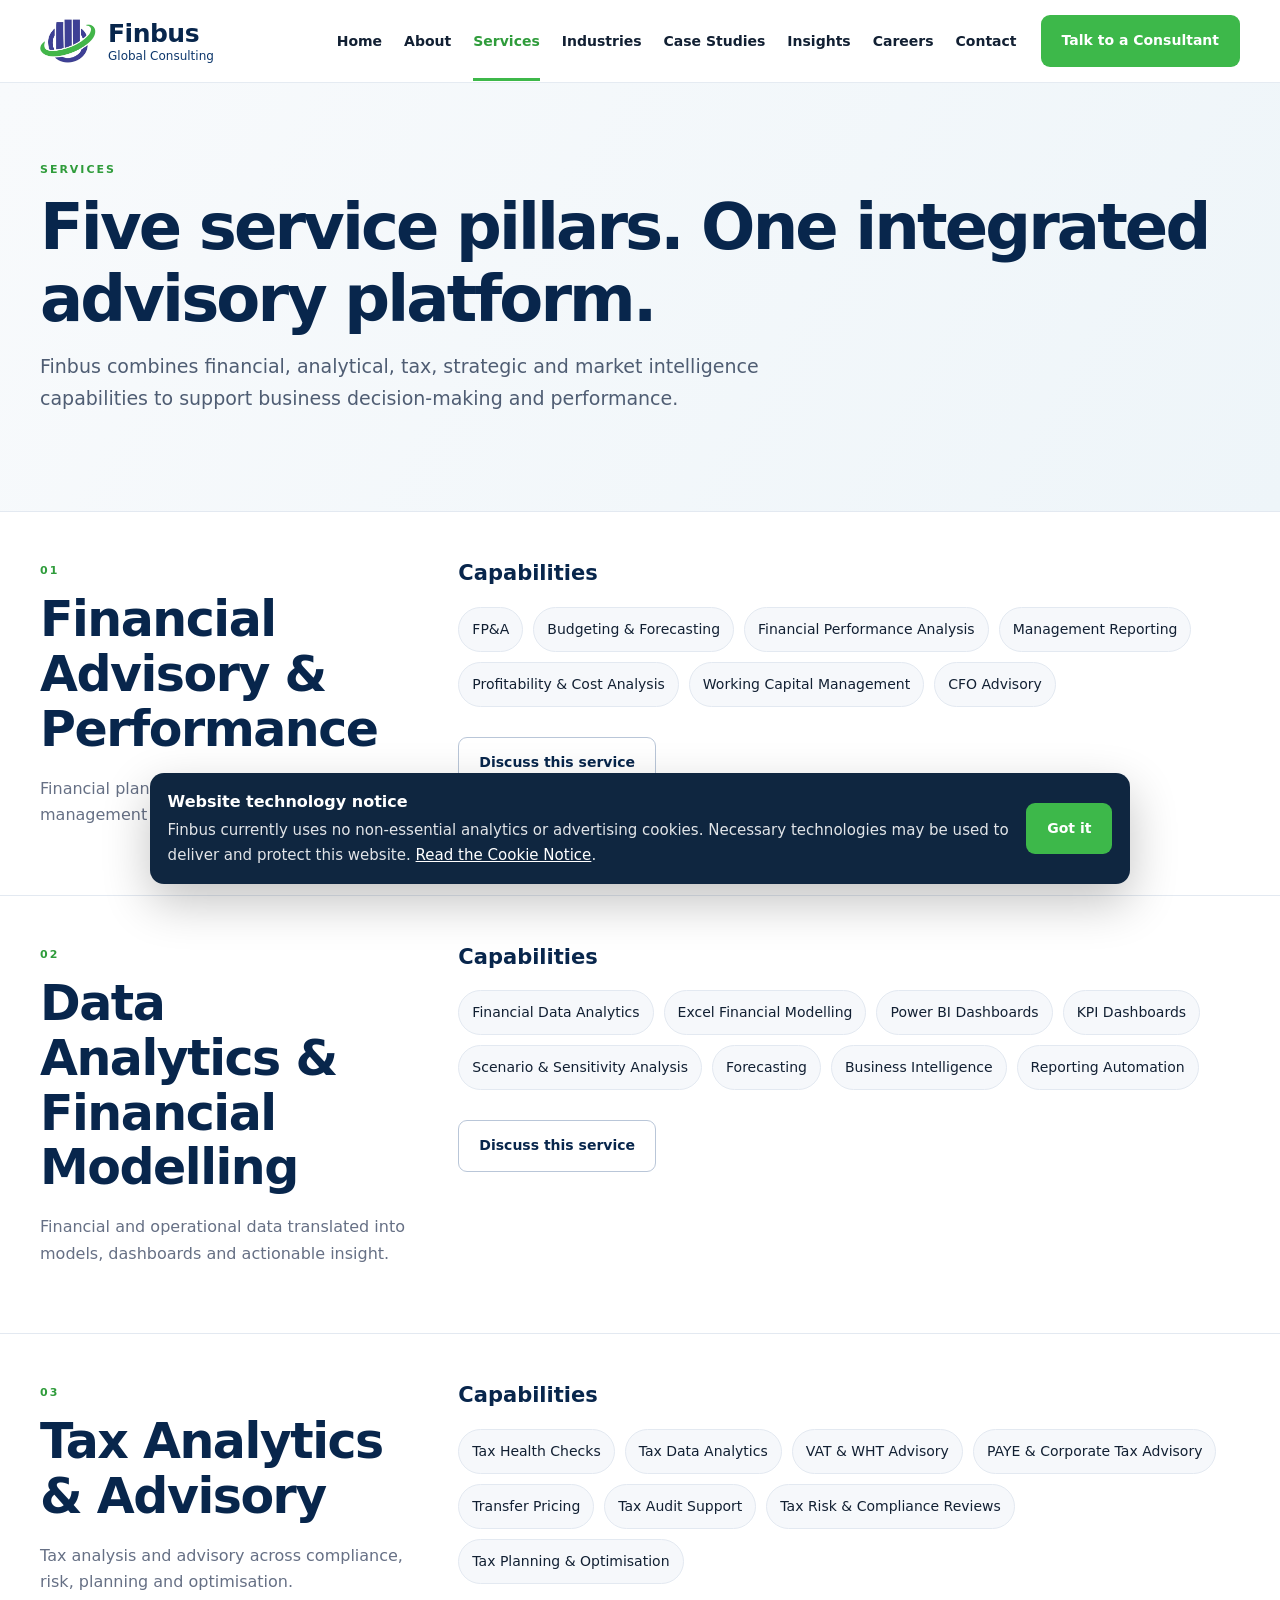
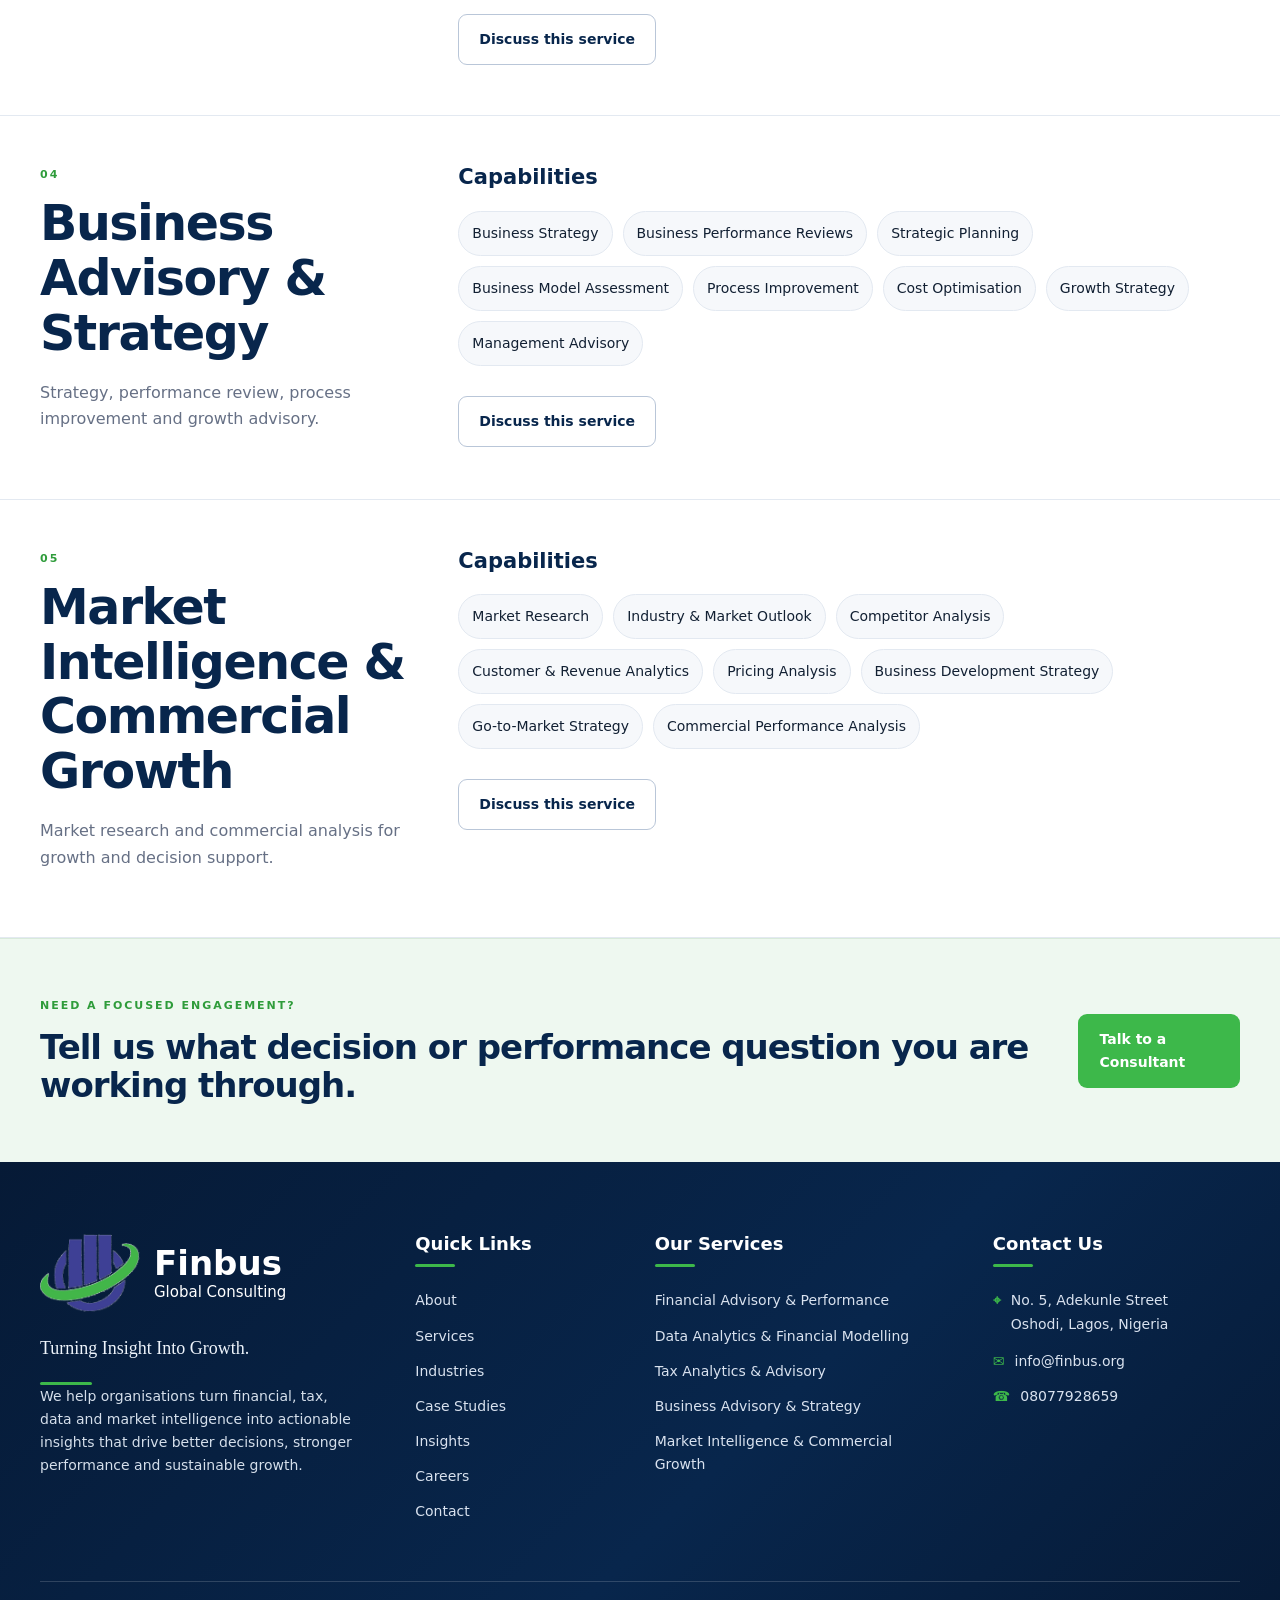
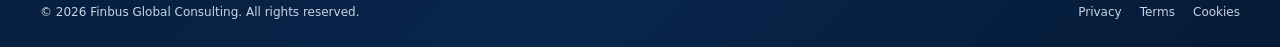
<file: services.html>
<!doctype html><html lang="en"><head><meta charset="utf-8"><meta name="viewport" content="width=device-width,initial-scale=1"><title>Services | Finbus Global Consulting</title><meta name="description" content="Explore Finbus Global Consulting services across financial advisory, data analytics, tax, strategy and market intelligence."><link rel="canonical" href="https://finbus.org/services"><meta property="og:type" content="website"><meta property="og:title" content="Services | Finbus Global Consulting"><meta property="og:description" content="Explore Finbus Global Consulting services across financial advisory, data analytics, tax, strategy and market intelligence."><meta property="og:url" content="https://finbus.org/services"><meta property="og:site_name" content="Finbus Global Consulting"><meta name="twitter:card" content="summary"><link rel="icon" href="assets/finbus-logo.png"><link rel="stylesheet" href="assets/styles.css"><script type="application/ld+json">{"@context":"https://schema.org","@type":"Organization","name":"Finbus Global Consulting","url":"https://finbus.org","email":"info@finbus.org","telephone":"+2348077928659","address":{"@type":"PostalAddress","streetAddress":"No. 5, Adekunle Street","addressLocality":"Oshodi","addressRegion":"Lagos","addressCountry":"NG"}}</script></head><body><a class="skip-link" href="#main">Skip to content</a><header class="site-header"><div class="container nav-wrap"><a class="brand" href="/" aria-label="Finbus Global Consulting home"><img src="assets/finbus-logo.png" alt="Finbus Global Consulting logo"><span class="brand-lockup"><strong>Finbus</strong><small>Global Consulting</small></span></a><button class="nav-toggle" type="button" aria-expanded="false" aria-label="Toggle navigation">Menu</button><nav class="primary-nav" aria-label="Primary navigation"><a class="" href="/">Home</a><a class="" href="/about">About</a><a class="active" href="/services">Services</a><a class="" href="/industries">Industries</a><a class="" href="/case-studies">Case Studies</a><a class="" href="/insights">Insights</a><a class="" href="/careers">Careers</a><a class="" href="/contact">Contact</a></nav><a class="btn btn-green header-cta" href="/contact">Talk to a Consultant</a></div></header><main id="main"><section class="page-hero"><div class="container"><p class="eyebrow">Services</p><h1>Five service pillars. One integrated advisory platform.</h1><p class="lead">Finbus combines financial, analytical, tax, strategic and market intelligence capabilities to support business decision-making and performance.</p></div></section> <section class="service-section" id="financial-advisory"><div class="container service-layout"><div><p class="eyebrow">01</p><h2>Financial Advisory & Performance</h2><p class="muted">Financial planning, performance analysis and management decision support.</p></div><div><h3>Capabilities</h3><div class="service-lines"><span class="pill">FP&A</span><span class="pill">Budgeting & Forecasting</span><span class="pill">Financial Performance Analysis</span><span class="pill">Management Reporting</span><span class="pill">Profitability & Cost Analysis</span><span class="pill">Working Capital Management</span><span class="pill">CFO Advisory</span></div><div class="actions"><a class="btn btn-outline" href="/contact">Discuss this service</a></div></div></div></section><section class="service-section" id="data-analytics"><div class="container service-layout"><div><p class="eyebrow">02</p><h2>Data Analytics & Financial Modelling</h2><p class="muted">Financial and operational data translated into models, dashboards and actionable insight.</p></div><div><h3>Capabilities</h3><div class="service-lines"><span class="pill">Financial Data Analytics</span><span class="pill">Excel Financial Modelling</span><span class="pill">Power BI Dashboards</span><span class="pill">KPI Dashboards</span><span class="pill">Scenario & Sensitivity Analysis</span><span class="pill">Forecasting</span><span class="pill">Business Intelligence</span><span class="pill">Reporting Automation</span></div><div class="actions"><a class="btn btn-outline" href="/contact">Discuss this service</a></div></div></div></section><section class="service-section" id="tax-analytics"><div class="container service-layout"><div><p class="eyebrow">03</p><h2>Tax Analytics & Advisory</h2><p class="muted">Tax analysis and advisory across compliance, risk, planning and optimisation.</p></div><div><h3>Capabilities</h3><div class="service-lines"><span class="pill">Tax Health Checks</span><span class="pill">Tax Data Analytics</span><span class="pill">VAT & WHT Advisory</span><span class="pill">PAYE & Corporate Tax Advisory</span><span class="pill">Transfer Pricing</span><span class="pill">Tax Audit Support</span><span class="pill">Tax Risk & Compliance Reviews</span><span class="pill">Tax Planning & Optimisation</span></div><div class="actions"><a class="btn btn-outline" href="/contact">Discuss this service</a></div></div></div></section><section class="service-section" id="business-advisory"><div class="container service-layout"><div><p class="eyebrow">04</p><h2>Business Advisory & Strategy</h2><p class="muted">Strategy, performance review, process improvement and growth advisory.</p></div><div><h3>Capabilities</h3><div class="service-lines"><span class="pill">Business Strategy</span><span class="pill">Business Performance Reviews</span><span class="pill">Strategic Planning</span><span class="pill">Business Model Assessment</span><span class="pill">Process Improvement</span><span class="pill">Cost Optimisation</span><span class="pill">Growth Strategy</span><span class="pill">Management Advisory</span></div><div class="actions"><a class="btn btn-outline" href="/contact">Discuss this service</a></div></div></div></section><section class="service-section" id="market-intelligence"><div class="container service-layout"><div><p class="eyebrow">05</p><h2>Market Intelligence & Commercial Growth</h2><p class="muted">Market research and commercial analysis for growth and decision support.</p></div><div><h3>Capabilities</h3><div class="service-lines"><span class="pill">Market Research</span><span class="pill">Industry & Market Outlook</span><span class="pill">Competitor Analysis</span><span class="pill">Customer & Revenue Analytics</span><span class="pill">Pricing Analysis</span><span class="pill">Business Development Strategy</span><span class="pill">Go-to-Market Strategy</span><span class="pill">Commercial Performance Analysis</span></div><div class="actions"><a class="btn btn-outline" href="/contact">Discuss this service</a></div></div></div></section><section class="final-cta"><div class="container cta-wrap"><div><p class="eyebrow">Need a focused engagement?</p><h2>Tell us what decision or performance question you are working through.</h2></div><a class="btn btn-green" href="/contact">Talk to a Consultant</a></div></section></main><footer class="site-footer"><div class="container footer-grid"><div class="footer-brand-block"><a class="footer-brand" href="/"><img class="footer-logo" src="assets/finbus-logo.png" alt="Finbus Global Consulting logo"><span class="footer-brand-name"><strong>Finbus</strong><small>Global Consulting</small></span></a><p class="footer-motto">Turning Insight Into Growth.</p><span class="footer-accent" aria-hidden="true"></span><p class="footer-summary">We help organisations turn financial, tax, data and market intelligence into actionable insights that drive better decisions, stronger performance and sustainable growth.</p></div><div class="footer-column"><h4>Quick Links</h4><span class="footer-heading-line"></span><a href="/about">About</a><a href="/services">Services</a><a href="/industries">Industries</a><a href="/case-studies">Case Studies</a><a href="/insights">Insights</a><a href="/careers">Careers</a><a href="/contact">Contact</a></div><div class="footer-column"><h4>Our Services</h4><span class="footer-heading-line"></span><a href="/services#financial-advisory">Financial Advisory &amp; Performance</a><a href="/services#data-analytics">Data Analytics &amp; Financial Modelling</a><a href="/services#tax-analytics">Tax Analytics &amp; Advisory</a><a href="/services#business-advisory">Business Advisory &amp; Strategy</a><a href="/services#market-intelligence">Market Intelligence &amp; Commercial Growth</a></div><div class="footer-column footer-contact"><h4>Contact Us</h4><span class="footer-heading-line"></span><p><span class="footer-contact-icon">⌖</span><span>No. 5, Adekunle Street<br>Oshodi, Lagos, Nigeria</span></p><a href="mailto:info@finbus.org"><span class="footer-contact-icon">✉</span><span>info@finbus.org</span></a><a href="tel:+2348077928659"><span class="footer-contact-icon">☎</span><span>08077928659</span></a></div></div><div class="container footer-bottom"><span>© <span data-year></span> Finbus Global Consulting. All rights reserved.</span><span class="footer-legal"><a href="/privacy">Privacy</a><a href="/terms">Terms</a><a href="/cookies">Cookies</a></span></div></footer><script src="assets/main.js"></script></body></html>
</file>
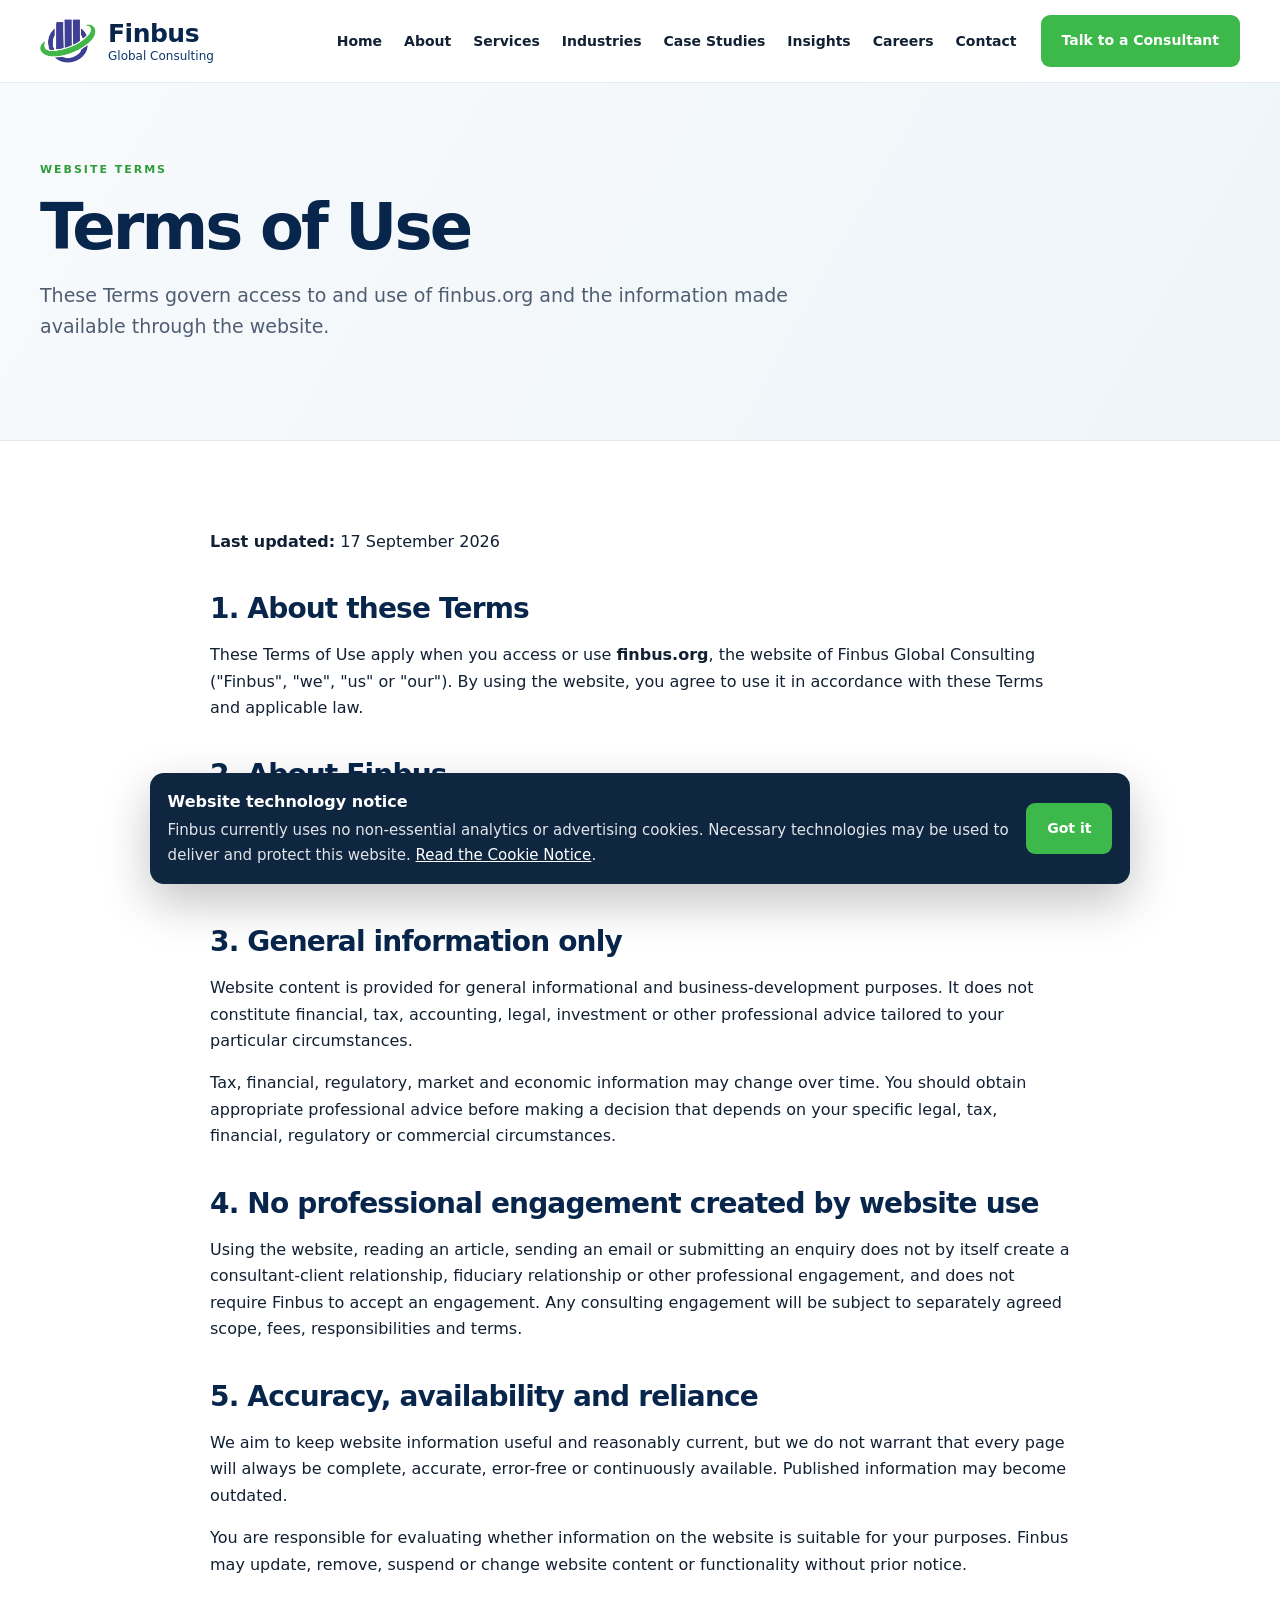
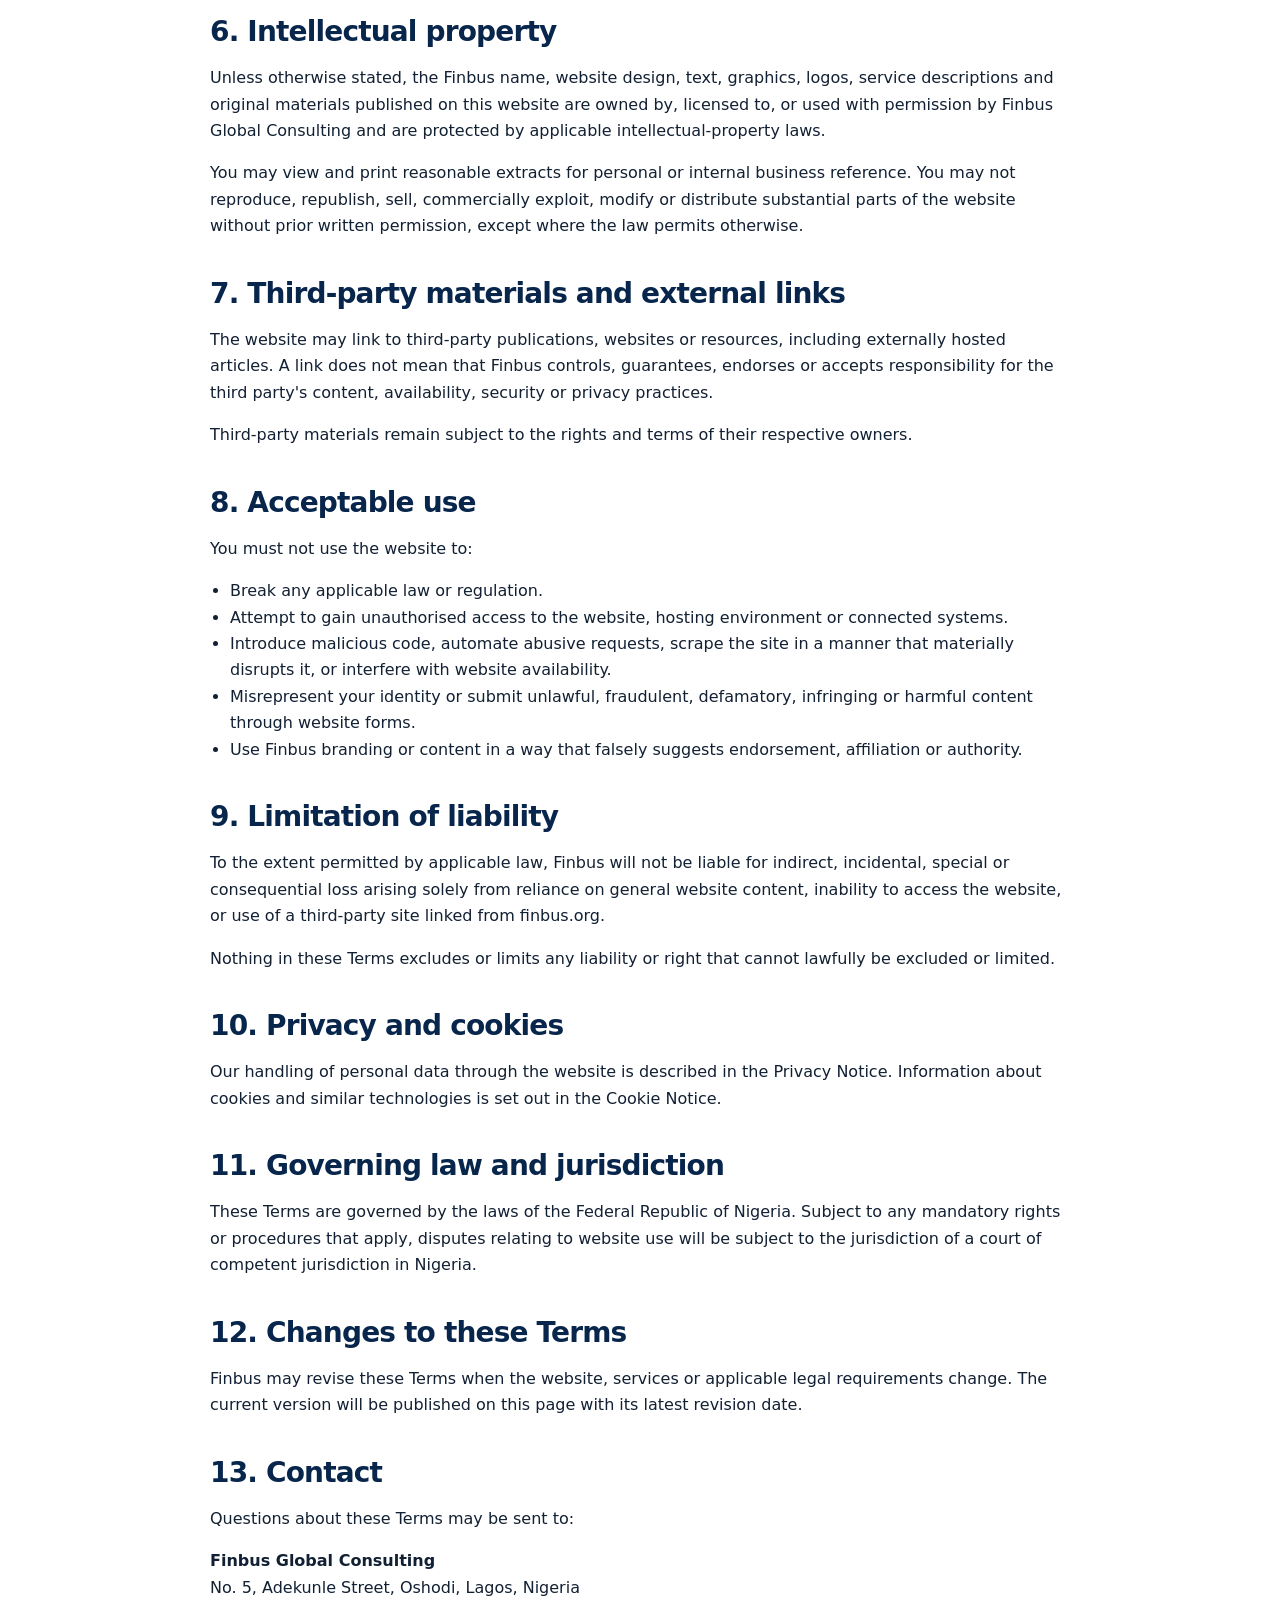
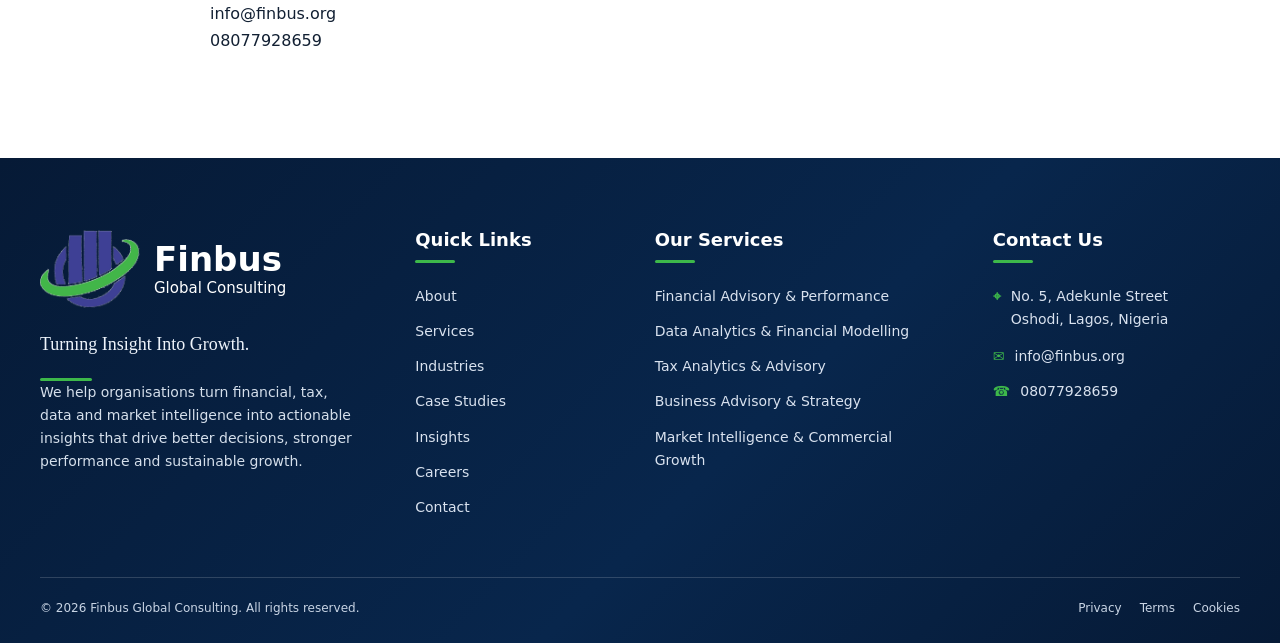
<file: terms.html>
<!DOCTYPE html>

<html lang="en"><head><meta charset="utf-8"/><meta content="width=device-width,initial-scale=1" name="viewport"/><title>Terms of Use | Finbus Global Consulting</title><meta content="Terms governing access to and use of the Finbus Global Consulting website." name="description"/><link href="https://finbus.org/terms" rel="canonical"/><meta content="website" property="og:type"/><meta content="Terms of Use | Finbus Global Consulting" property="og:title"/><meta content="Terms governing access to and use of the Finbus Global Consulting website." property="og:description"/><meta content="https://finbus.org/terms" property="og:url"/><meta content="Finbus Global Consulting" property="og:site_name"/><meta content="summary" name="twitter:card"/><link href="assets/finbus-logo.png" rel="icon"/><link href="assets/styles.css" rel="stylesheet"/><script type="application/ld+json">{"@context":"https://schema.org","@type":"Organization","name":"Finbus Global Consulting","url":"https://finbus.org","email":"info@finbus.org","telephone":"+2348077928659","address":{"@type":"PostalAddress","streetAddress":"No. 5, Adekunle Street","addressLocality":"Oshodi","addressRegion":"Lagos","addressCountry":"NG"}}</script></head><body><a class="skip-link" href="#main">Skip to content</a><header class="site-header"><div class="container nav-wrap"><a aria-label="Finbus Global Consulting home" class="brand" href="/"><img alt="Finbus Global Consulting logo" src="assets/finbus-logo.png"/><span class="brand-lockup"><strong>Finbus</strong><small>Global Consulting</small></span></a><button aria-expanded="false" aria-label="Toggle navigation" class="nav-toggle" type="button">Menu</button><nav aria-label="Primary navigation" class="primary-nav"><a class="" href="/">Home</a><a class="" href="/about">About</a><a class="" href="/services">Services</a><a class="" href="/industries">Industries</a><a class="" href="/case-studies">Case Studies</a><a class="" href="/insights">Insights</a><a class="" href="/careers">Careers</a><a class="" href="/contact">Contact</a></nav><a class="btn btn-green header-cta" href="/contact">Talk to a Consultant</a></div></header><main id="main"><section class="page-hero"><div class="container"><p class="eyebrow">Website Terms</p><h1>Terms of Use</h1><p class="lead">These Terms govern access to and use of finbus.org and the information made available through the website.</p></div></section><section class="section"><div class="container legal-copy">
<p class="legal-updated"><strong>Last updated:</strong> 17 September 2026</p>
<h2>1. About these Terms</h2>
<p>These Terms of Use apply when you access or use <strong>finbus.org</strong>, the website of Finbus Global Consulting ("Finbus", "we", "us" or "our"). By using the website, you agree to use it in accordance with these Terms and applicable law.</p>
<h2>2. About Finbus</h2>
<p>Finbus Global Consulting provides business advisory, business development and financial consultancy services, together with capabilities in data analytics, financial modelling, tax analytics and business, marketing and economic outlook.</p>
<h2>3. General information only</h2>
<p>Website content is provided for general informational and business-development purposes. It does not constitute financial, tax, accounting, legal, investment or other professional advice tailored to your particular circumstances.</p>
<p>Tax, financial, regulatory, market and economic information may change over time. You should obtain appropriate professional advice before making a decision that depends on your specific legal, tax, financial, regulatory or commercial circumstances.</p>
<h2>4. No professional engagement created by website use</h2>
<p>Using the website, reading an article, sending an email or submitting an enquiry does not by itself create a consultant-client relationship, fiduciary relationship or other professional engagement, and does not require Finbus to accept an engagement. Any consulting engagement will be subject to separately agreed scope, fees, responsibilities and terms.</p>
<h2>5. Accuracy, availability and reliance</h2>
<p>We aim to keep website information useful and reasonably current, but we do not warrant that every page will always be complete, accurate, error-free or continuously available. Published information may become outdated.</p>
<p>You are responsible for evaluating whether information on the website is suitable for your purposes. Finbus may update, remove, suspend or change website content or functionality without prior notice.</p>
<h2>6. Intellectual property</h2>
<p>Unless otherwise stated, the Finbus name, website design, text, graphics, logos, service descriptions and original materials published on this website are owned by, licensed to, or used with permission by Finbus Global Consulting and are protected by applicable intellectual-property laws.</p>
<p>You may view and print reasonable extracts for personal or internal business reference. You may not reproduce, republish, sell, commercially exploit, modify or distribute substantial parts of the website without prior written permission, except where the law permits otherwise.</p>
<h2>7. Third-party materials and external links</h2>
<p>The website may link to third-party publications, websites or resources, including externally hosted articles. A link does not mean that Finbus controls, guarantees, endorses or accepts responsibility for the third party's content, availability, security or privacy practices.</p>
<p>Third-party materials remain subject to the rights and terms of their respective owners.</p>
<h2>8. Acceptable use</h2>
<p>You must not use the website to:</p>
<ul><li>Break any applicable law or regulation.</li><li>Attempt to gain unauthorised access to the website, hosting environment or connected systems.</li><li>Introduce malicious code, automate abusive requests, scrape the site in a manner that materially disrupts it, or interfere with website availability.</li><li>Misrepresent your identity or submit unlawful, fraudulent, defamatory, infringing or harmful content through website forms.</li><li>Use Finbus branding or content in a way that falsely suggests endorsement, affiliation or authority.</li></ul>
<h2>9. Limitation of liability</h2>
<p>To the extent permitted by applicable law, Finbus will not be liable for indirect, incidental, special or consequential loss arising solely from reliance on general website content, inability to access the website, or use of a third-party site linked from finbus.org.</p>
<p>Nothing in these Terms excludes or limits any liability or right that cannot lawfully be excluded or limited.</p>
<h2>10. Privacy and cookies</h2>
<p>Our handling of personal data through the website is described in the <a href="/privacy">Privacy Notice</a>. Information about cookies and similar technologies is set out in the <a href="/cookies">Cookie Notice</a>.</p>
<h2>11. Governing law and jurisdiction</h2>
<p>These Terms are governed by the laws of the Federal Republic of Nigeria. Subject to any mandatory rights or procedures that apply, disputes relating to website use will be subject to the jurisdiction of a court of competent jurisdiction in Nigeria.</p>
<h2>12. Changes to these Terms</h2>
<p>Finbus may revise these Terms when the website, services or applicable legal requirements change. The current version will be published on this page with its latest revision date.</p>
<h2>13. Contact</h2>
<p>Questions about these Terms may be sent to:</p>
<p><strong>Finbus Global Consulting</strong><br/>No. 5, Adekunle Street, Oshodi, Lagos, Nigeria<br/><a href="mailto:info@finbus.org">info@finbus.org</a><br/><a href="tel:+2348077928659">08077928659</a></p>
</div></section></main><footer class="site-footer"><div class="container footer-grid"><div class="footer-brand-block"><a class="footer-brand" href="/"><img alt="Finbus Global Consulting logo" class="footer-logo" src="assets/finbus-logo.png"/><span class="footer-brand-name"><strong>Finbus</strong><small>Global Consulting</small></span></a><p class="footer-motto">Turning Insight Into Growth.</p><span aria-hidden="true" class="footer-accent"></span><p class="footer-summary">We help organisations turn financial, tax, data and market intelligence into actionable insights that drive better decisions, stronger performance and sustainable growth.</p></div><div class="footer-column"><h4>Quick Links</h4><span class="footer-heading-line"></span><a href="/about">About</a><a href="/services">Services</a><a href="/industries">Industries</a><a href="/case-studies">Case Studies</a><a href="/insights">Insights</a><a href="/careers">Careers</a><a href="/contact">Contact</a></div><div class="footer-column"><h4>Our Services</h4><span class="footer-heading-line"></span><a href="/services#financial-advisory">Financial Advisory &amp; Performance</a><a href="/services#data-analytics">Data Analytics &amp; Financial Modelling</a><a href="/services#tax-analytics">Tax Analytics &amp; Advisory</a><a href="/services#business-advisory">Business Advisory &amp; Strategy</a><a href="/services#market-intelligence">Market Intelligence &amp; Commercial Growth</a></div><div class="footer-column footer-contact"><h4>Contact Us</h4><span class="footer-heading-line"></span><p><span class="footer-contact-icon">⌖</span><span>No. 5, Adekunle Street<br/>Oshodi, Lagos, Nigeria</span></p><a href="mailto:info@finbus.org"><span class="footer-contact-icon">✉</span><span>info@finbus.org</span></a><a href="tel:+2348077928659"><span class="footer-contact-icon">☎</span><span>08077928659</span></a></div></div><div class="container footer-bottom"><span>© <span data-year=""></span> Finbus Global Consulting. All rights reserved.</span><span class="footer-legal"><a href="/privacy">Privacy</a><a href="/terms">Terms</a><a href="/cookies">Cookies</a></span></div></footer><script src="assets/main.js"></script></body></html>
</file>
<file: assets/styles.css>
:root{
  --navy:#08264c;--navy-2:#0d376c;--blue:#42479b;--green:#3db84a;--green-2:#2f9c3b;
  --ink:#122033;--muted:#667085;--soft:#f6f8fb;--soft-green:#eef8f0;--line:#e3e9f1;--white:#fff;
  --max:1200px;--shadow:0 18px 50px rgba(8,38,76,.10);--radius:18px;
}
*{box-sizing:border-box}html{scroll-behavior:smooth}body{margin:0;font-family:Inter,ui-sans-serif,system-ui,-apple-system,BlinkMacSystemFont,"Segoe UI",sans-serif;color:var(--ink);line-height:1.65;background:#fff}a{color:inherit;text-decoration:none}img{max-width:100%;display:block}button,input,select,textarea{font:inherit}.container{width:min(var(--max),calc(100% - 40px));margin:auto}.skip-link{position:absolute;left:-999px;top:8px;background:#fff;padding:10px 14px;z-index:999}.skip-link:focus{left:8px}.site-header{position:sticky;top:0;z-index:50;background:rgba(255,255,255,.96);border-bottom:1px solid rgba(227,233,241,.9);backdrop-filter:blur(12px)}.nav-wrap{min-height:82px;display:flex;align-items:center;gap:24px}.brand{display:flex;align-items:center;gap:12px;min-width:238px}.brand img{width:56px;height:56px;object-fit:contain}.brand-lockup{line-height:1}.brand-lockup strong{display:block;font-size:25px;letter-spacing:-.02em;color:var(--navy)}.brand-lockup small{display:block;font-size:12px;color:var(--navy-2);margin-top:4px}.primary-nav{display:flex;gap:22px;margin-left:auto;font-size:14px;font-weight:650}.primary-nav a{padding:29px 0 25px;border-bottom:3px solid transparent}.primary-nav a:hover,.primary-nav a.active{color:var(--green-2);border-bottom-color:var(--green)}.nav-toggle{display:none;margin-left:auto;background:#fff;border:1px solid var(--line);border-radius:10px;padding:9px 12px}.btn{display:inline-flex;align-items:center;justify-content:center;gap:8px;border-radius:9px;padding:13px 20px;font-weight:750;font-size:14px;border:1px solid transparent;cursor:pointer}.btn-primary{background:var(--navy);color:#fff}.btn-primary:hover{background:#0a315f}.btn-green{background:var(--green);color:#fff}.btn-green:hover{background:var(--green-2)}.btn-outline{background:#fff;border-color:#b9c6d8;color:var(--navy)}.header-cta{white-space:nowrap}.section{padding:88px 0}.section-soft{background:var(--soft)}.eyebrow{text-transform:uppercase;letter-spacing:.18em;font-size:11px;font-weight:850;color:var(--green-2);margin:0 0 13px}.eyebrow.light{color:#8ee598}h1,h2,h3,h4{line-height:1.12;color:var(--navy);margin-top:0}h1{font-size:clamp(44px,6.2vw,78px);letter-spacing:-.045em;margin-bottom:24px}h2{font-size:clamp(31px,4vw,49px);letter-spacing:-.03em;margin-bottom:18px}h3{font-size:21px}p{margin-top:0}.lead{font-size:19px;color:#4f5d73;max-width:760px}.muted{color:var(--muted)}.hero{position:relative;overflow:hidden;background:linear-gradient(115deg,#fff 0%,#fff 49%,#eef4f9 49%,#e7f0f6 100%)}.hero-grid{min-height:580px;display:grid;grid-template-columns:1.05fr .95fr;align-items:center;gap:56px;padding:62px 0}.hero h1 span{color:var(--green)}.hero-copy{position:relative;z-index:2}.actions{display:flex;gap:12px;flex-wrap:wrap;margin-top:30px}.hero-visual{position:relative;min-height:470px;border-radius:28px;background:linear-gradient(145deg,var(--navy),#163f73);box-shadow:var(--shadow);overflow:hidden}.hero-visual:before{content:"";position:absolute;width:420px;height:420px;border:74px solid var(--green);border-radius:50%;right:-160px;top:-125px;opacity:.96}.chart-card{position:absolute;left:44px;right:44px;bottom:44px;top:70px;border-radius:18px;background:rgba(255,255,255,.96);padding:28px;box-shadow:0 22px 55px rgba(0,0,0,.15)}.chart-card h3{font-size:17px;margin-bottom:6px}.chart-card p{font-size:12px;color:var(--muted)}.chart-grid{display:grid;grid-template-columns:1fr .95fr;gap:24px;align-items:end;height:260px;margin-top:14px}.bars{display:flex;align-items:flex-end;gap:12px;height:100%;padding:24px 12px 0;border-bottom:1px solid var(--line);border-left:1px solid var(--line)}.bars i{display:block;flex:1;background:linear-gradient(180deg,var(--green),var(--green-2));border-radius:6px 6px 0 0}.bars i:nth-child(1){height:36%}.bars i:nth-child(2){height:52%}.bars i:nth-child(3){height:61%}.bars i:nth-child(4){height:73%}.bars i:nth-child(5){height:84%}.metric-stack{display:grid;gap:12px}.metric{border:1px solid var(--line);border-radius:12px;padding:16px}.metric strong{display:block;color:var(--navy);font-size:18px}.metric span{font-size:12px;color:var(--muted)}.section-heading{max-width:760px;margin-bottom:42px}.center{text-align:center;margin-left:auto;margin-right:auto}.service-grid{display:grid;grid-template-columns:repeat(5,1fr);gap:16px}.service-card,.industry-card,.article-card,.info-card{background:#fff;border:1px solid var(--line);border-radius:16px;padding:27px;transition:.22s}.service-card:hover,.industry-card:hover,.article-card:hover{transform:translateY(-4px);box-shadow:var(--shadow)}.service-card .num{display:inline-flex;width:34px;height:34px;align-items:center;justify-content:center;border-radius:50%;background:var(--soft-green);color:var(--green-2);font-size:12px;font-weight:850;margin-bottom:26px}.service-card p,.industry-card p,.article-card p,.info-card p{color:var(--muted);font-size:14px}.text-link{font-size:14px;font-weight:800;color:var(--navy)}.band{background:linear-gradient(135deg,#071b39,#0b2e5a);color:#fff}.band h2,.band h3{color:#fff}.why-grid{display:grid;grid-template-columns:1.05fr .95fr;gap:60px;align-items:center}.formula{color:#cad8eb;font-size:18px}.values-grid{display:grid;grid-template-columns:repeat(6,1fr);gap:12px;margin-top:30px}.value{border:1px solid rgba(255,255,255,.16);border-radius:12px;padding:18px 12px;text-align:center;font-size:14px;font-weight:750}.industry-grid{display:grid;grid-template-columns:repeat(3,1fr);gap:18px}.industry-card{min-height:188px}.industry-card .sector{color:var(--green-2);font-weight:850;font-size:12px;letter-spacing:.08em;text-transform:uppercase;margin-bottom:32px;display:block}.split-heading{display:flex;justify-content:space-between;align-items:end;gap:50px;margin-bottom:34px}.split-heading>p{max-width:500px}.article-grid{display:grid;grid-template-columns:repeat(2,1fr);gap:18px}.article-card .meta{font-size:11px;color:var(--green-2);font-weight:850;text-transform:uppercase;letter-spacing:.12em}.article-card h3{font-size:25px;margin-top:10px}.project-card{display:grid;grid-template-columns:.85fr 1.15fr;border-radius:20px;overflow:hidden;background:#fff;border:1px solid var(--line)}.project-visual{background:linear-gradient(145deg,#0a2b57,#143d72);padding:42px;color:#fff;min-height:340px;display:flex;flex-direction:column;justify-content:flex-end}.project-visual h3{color:#fff;font-size:30px;margin-bottom:8px}.project-body{padding:42px}.tag-list{display:flex;flex-wrap:wrap;gap:8px;margin-top:22px}.tag{background:var(--soft);border:1px solid var(--line);border-radius:999px;padding:7px 11px;font-size:12px}.final-cta{background:var(--soft-green);border-top:1px solid #d8eadb;padding:58px 0}.cta-wrap{display:flex;align-items:center;justify-content:space-between;gap:40px}.cta-wrap h2{font-size:34px;margin-bottom:0}.page-hero{background:linear-gradient(120deg,#f8fafc,#eef5f9);padding:78px 0;border-bottom:1px solid var(--line)}.page-hero h1{font-size:clamp(42px,5vw,64px);margin-bottom:16px}.content-grid{display:grid;grid-template-columns:1fr 1fr;gap:34px}.statement{padding:30px;border-radius:15px;background:var(--soft);border-left:4px solid var(--green)}.statement h3{margin-bottom:10px}.values-cards{display:grid;grid-template-columns:repeat(3,1fr);gap:16px}.service-section{padding:50px 0;border-bottom:1px solid var(--line)}.service-section:last-child{border-bottom:0}.service-section .service-layout{display:grid;grid-template-columns:.65fr 1.35fr;gap:42px}.service-lines{display:flex;flex-wrap:wrap;gap:10px}.pill{background:var(--soft);border:1px solid var(--line);padding:10px 13px;border-radius:999px;font-size:14px}.benefit-list{display:grid;grid-template-columns:1fr 1fr;gap:12px;margin-top:22px}.benefit{border-left:3px solid var(--green);padding:10px 14px;background:var(--soft)}.case-box{border:1px solid var(--line);border-radius:18px;overflow:hidden;background:#fff}.case-head{background:linear-gradient(135deg,#08264c,#154375);color:#fff;padding:38px}.case-head h2{color:#fff}.case-body{padding:38px}.case-body h3{font-size:17px;margin-top:30px;margin-bottom:8px}.contact-grid{display:grid;grid-template-columns:.78fr 1.22fr;gap:46px}.contact-list{display:grid;gap:14px}.contact-item{background:var(--soft);border:1px solid var(--line);padding:20px;border-radius:12px}.contact-item strong{display:block;color:var(--navy);margin-bottom:3px}.contact-form{display:grid;grid-template-columns:1fr 1fr;gap:18px}.contact-form label{font-size:13px;font-weight:750;color:var(--navy)}.contact-form input,.contact-form select,.contact-form textarea{width:100%;margin-top:7px;padding:13px 14px;border:1px solid #cbd5e1;border-radius:9px;background:#fff}.contact-form textarea{min-height:150px;resize:vertical}.full{grid-column:1/-1}.form-note,.form-status{font-size:12px;color:var(--muted)}.honeypot{position:absolute;left:-9999px}.career-note{border:1px solid var(--line);background:var(--soft);padding:32px;border-radius:16px}.legal-copy{max-width:860px}.legal-copy h2{font-size:28px;margin-top:38px}.legal-copy h3{font-size:20px;margin-top:28px}.legal-copy ul{padding-left:20px}.site-footer{background:linear-gradient(135deg,#061a36 0%,#08264c 58%,#061a36 100%);color:#d9e2ef;padding:72px 0 24px}.footer-grid{display:grid;grid-template-columns:1.3fr .75fr 1.15fr 1fr;gap:54px}.footer-brand{display:inline-flex;align-items:center;gap:14px;margin-bottom:22px}.footer-logo{width:100px;height:auto}.footer-brand-name{display:flex;flex-direction:column;line-height:1}.footer-brand-name strong{font-size:34px;color:#fff}.footer-brand-name small{font-size:15px;color:#fff;margin-top:5px}.footer-motto{font-family:Georgia,"Times New Roman",serif;font-size:18px;color:#eef4fb}.footer-accent,.footer-heading-line{display:block;width:52px;height:3px;background:var(--green);border-radius:3px}.footer-summary{max-width:360px;color:#d5dfeb;font-size:14px}.footer-column h4{color:#fff;font-size:18px;margin-bottom:10px}.footer-heading-line{width:40px;margin-bottom:22px}.footer-column a{display:block;color:#d9e2ef;margin:0 0 12px;font-size:14px}.footer-column a:hover{color:#fff}.footer-contact p,.footer-contact a{display:flex;align-items:flex-start;gap:10px}.footer-contact p{font-size:14px}.footer-contact-icon{color:var(--green);font-weight:800}.footer-bottom{border-top:1px solid rgba(255,255,255,.16);margin-top:46px;padding-top:21px;display:flex;justify-content:space-between;gap:20px;font-size:12px;color:#c8d4e4}.footer-legal{display:flex;gap:18px;flex-wrap:wrap}.footer-legal a{margin:0}.breadcrumbs{font-size:13px;color:var(--muted);margin-bottom:14px}.breadcrumbs a{color:var(--navy)}
@media(max-width:1060px){.primary-nav{display:none;position:absolute;top:82px;left:0;right:0;background:#fff;border-bottom:1px solid var(--line);padding:18px 28px;flex-direction:column;align-items:flex-start;gap:0}.primary-nav.open{display:flex}.primary-nav a{padding:10px 0}.nav-toggle{display:block}.header-cta{display:none}.hero-grid,.why-grid,.contact-grid,.content-grid,.service-section .service-layout{grid-template-columns:1fr}.service-grid{grid-template-columns:repeat(2,1fr)}.values-grid{grid-template-columns:repeat(3,1fr)}.footer-grid{grid-template-columns:1fr 1fr}.footer-brand-block{grid-column:1/-1}.project-card{grid-template-columns:1fr}.project-visual{min-height:250px}}
@media(max-width:720px){.container{width:min(var(--max),calc(100% - 28px))}.section{padding:64px 0}.hero-grid{min-height:auto;padding:54px 0}.hero-visual{min-height:390px}.chart-card{left:22px;right:22px;top:48px;bottom:28px;padding:20px}.chart-grid{grid-template-columns:1fr;height:255px}.metric-stack{display:none}.service-grid,.industry-grid,.article-grid,.values-cards,.footer-grid,.benefit-list{grid-template-columns:1fr}.values-grid{grid-template-columns:repeat(2,1fr)}.split-heading,.cta-wrap,.footer-bottom{display:block}.cta-wrap .btn{margin-top:24px}.contact-form{grid-template-columns:1fr}.full{grid-column:auto}.footer-brand-block{grid-column:auto}.footer-bottom>*{margin-top:8px}.brand-lockup{display:none}.brand{min-width:auto}.brand img{width:50px;height:50px}}

/* Legal pages */
.legal-table{width:100%;border-collapse:collapse;margin:1.25rem 0 2rem;font-size:.95rem}.legal-table th,.legal-table td{border:1px solid rgba(15,38,64,.15);padding:.85rem;vertical-align:top;text-align:left}.legal-table th{background:rgba(15,38,64,.06)}@media(max-width:720px){.legal-table{display:block;overflow-x:auto;white-space:normal}}

.cookie-notice{position:fixed;left:1rem;right:1rem;bottom:1rem;z-index:9999;display:flex;gap:1rem;align-items:center;justify-content:space-between;max-width:980px;margin:0 auto;padding:1rem 1.1rem;background:#0f2640;color:#fff;border-radius:14px;box-shadow:0 18px 48px rgba(0,0,0,.24)}.cookie-notice p{margin:.2rem 0 0;color:rgba(255,255,255,.88);font-size:.94rem}.cookie-notice a{color:#fff;text-decoration:underline}.cookie-notice .btn{flex:0 0 auto}@media(max-width:700px){.cookie-notice{align-items:flex-start;flex-direction:column}.cookie-notice .btn{width:100%}}
</file>
